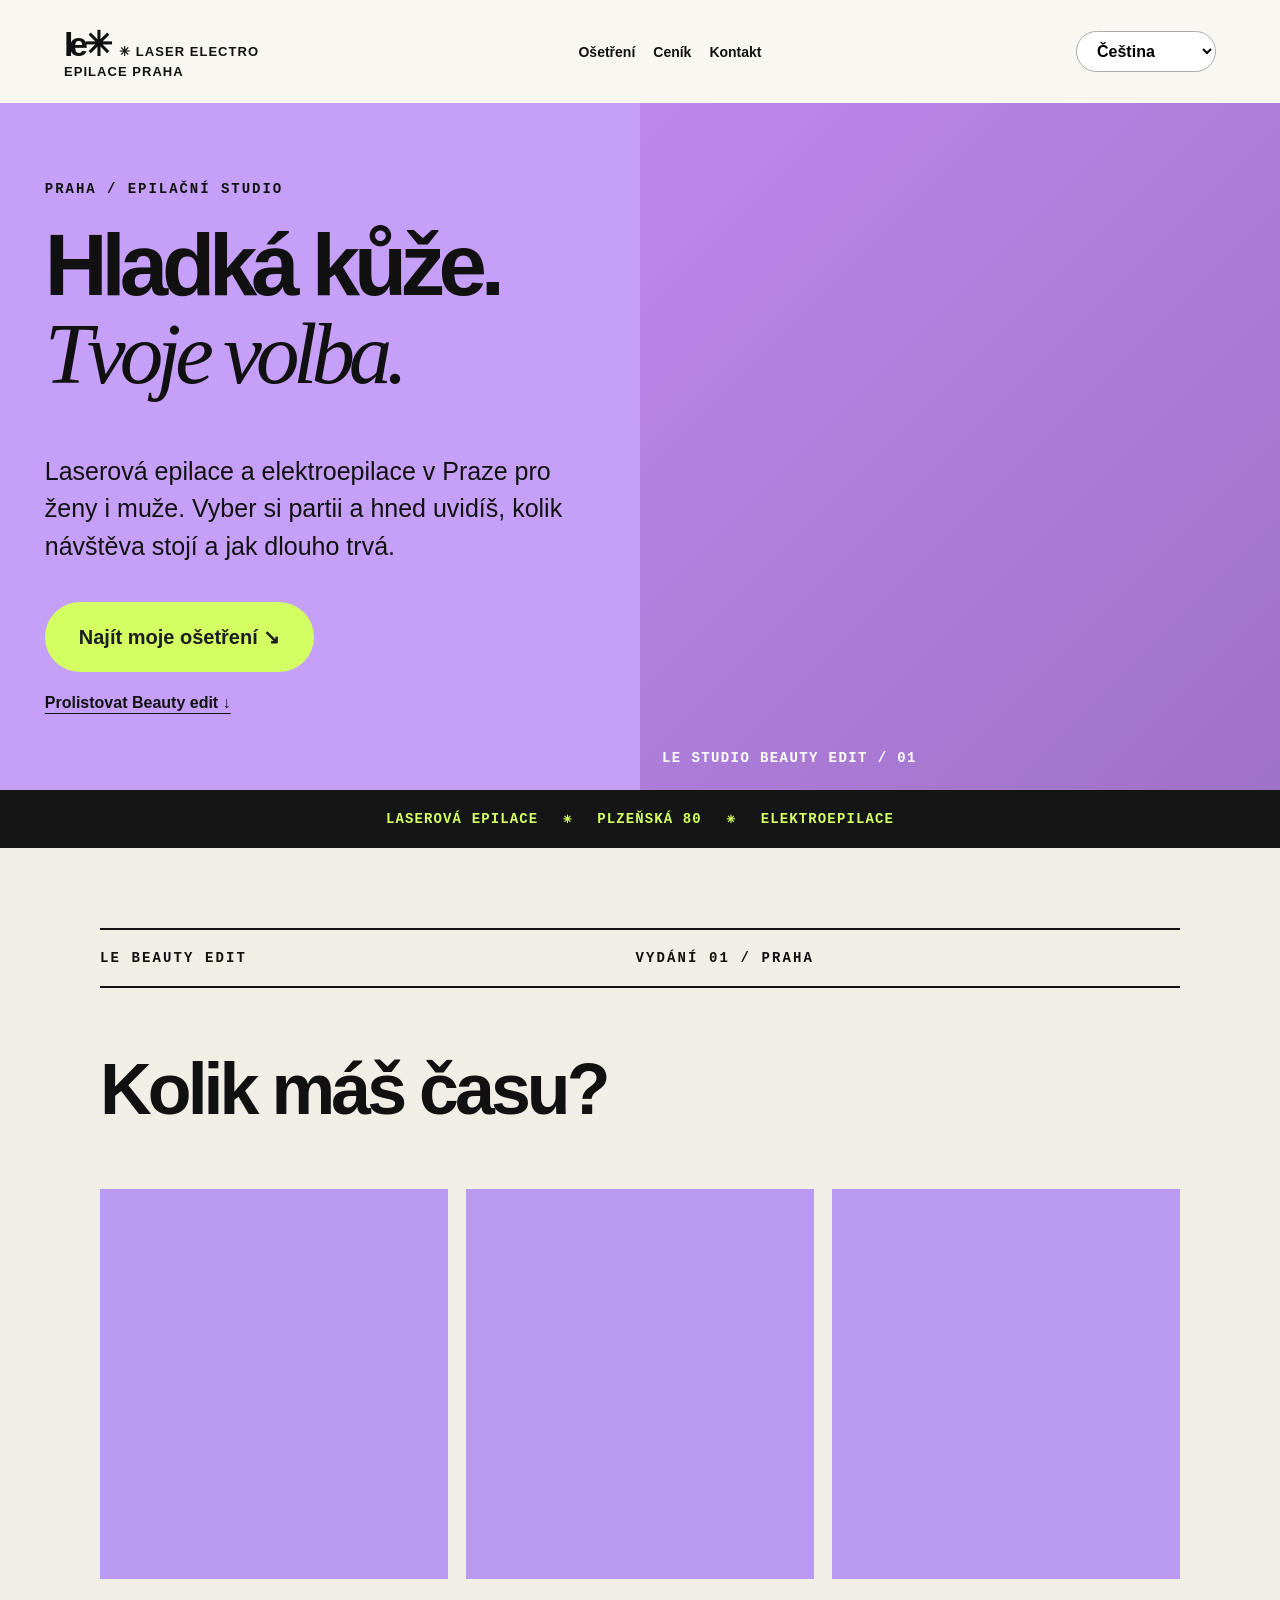
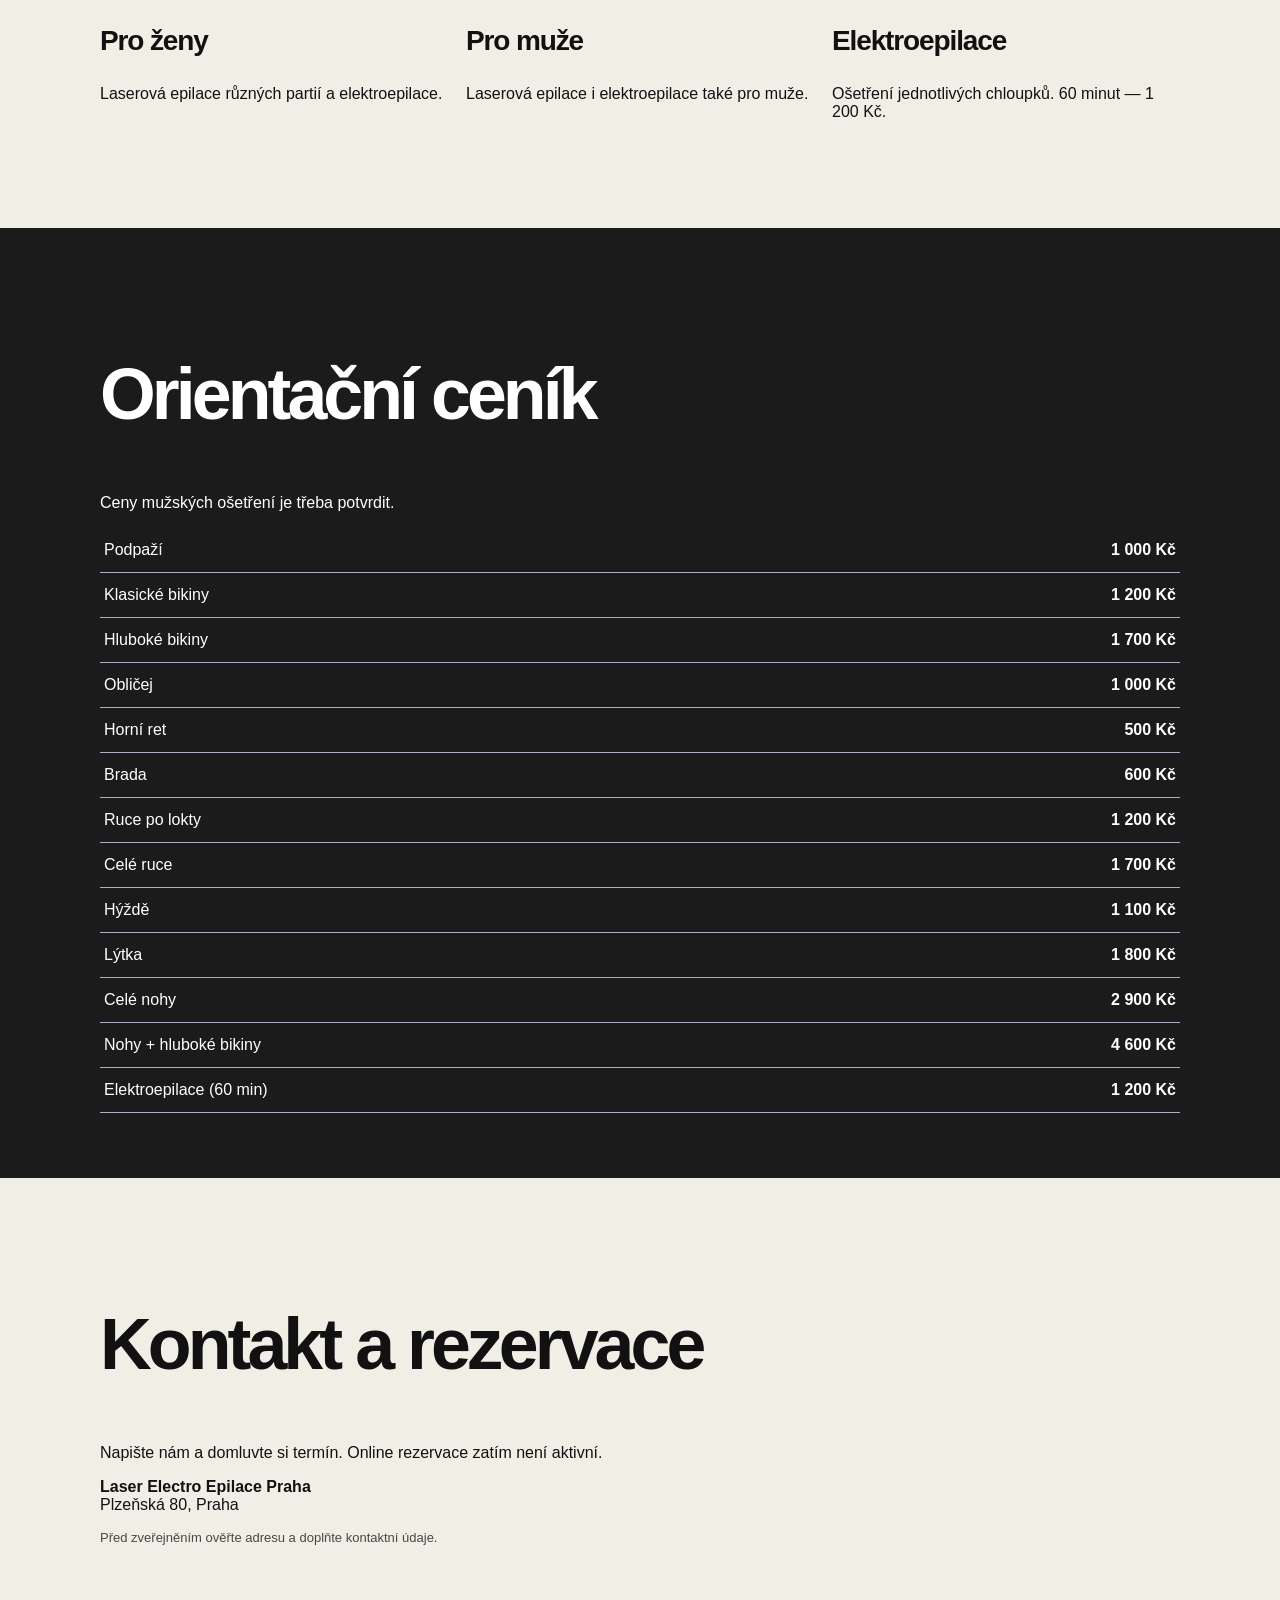
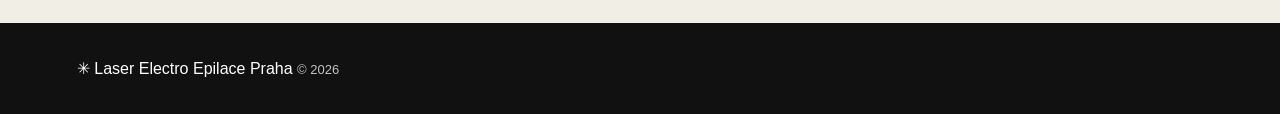
<file: index.html>
<!doctype html>
<html lang="cs"><head><meta charset="utf-8"><meta name="viewport" content="width=device-width,initial-scale=1">
<title>Laser Electro Epilace Praha | Laserová epilace a elektroepilace</title>
<meta name="description" content="Laserová epilace a elektroepilace pro ženy i muže v Praze. Přehled cen, ošetření a kontakt na studio Laser Electro Epilace Praha.">
<meta name="robots" content="index,follow"><meta name="theme-color" content="#23143c">
<style>
:root{font-family:Inter,system-ui,-apple-system,sans-serif;color:#22152f;background:#faf7ff}*{box-sizing:border-box}body{margin:0}header{display:flex;justify-content:space-between;align-items:center;padding:18px max(5%,calc((100% - 1100px)/2));background:#fff;gap:16px;flex-wrap:wrap}a{color:inherit}nav{display:flex;gap:18px;flex-wrap:wrap}nav a{text-decoration:none;font-size:14px}select,button{font:inherit;border-radius:25px;padding:10px 16px}select{background:white;border:1px solid #ccc}button,.cta{background:#d5fa6b;color:#1d1d20;border:0;cursor:pointer;text-decoration:none;font-weight:700;display:inline-block}.hero{background:linear-gradient(115deg,#c7a3ff,#e9d6ff 60%,#a26ae6);padding:90px max(6%,calc((100% - 1080px)/2));min-height:440px}.hero h1{font-size:clamp(44px,7vw,90px);line-height:1.02;letter-spacing:-.055em;max-width:800px;margin:15px 0}.hero p{font-size:19px;max-width:620px}.cta{padding:15px 24px;margin-top:15px}main section{padding:65px max(6%,calc((100% - 1080px)/2))}h2{font-size:clamp(28px,4vw,45px);letter-spacing:-.04em}.cards{display:grid;grid-template-columns:repeat(auto-fit,minmax(240px,1fr));gap:18px}.card{background:#fff;padding:26px;border-radius:24px;box-shadow:0 5px 24px #2e165012}.card h3{font-size:23px}.dark{background:#24143d;color:white}.prices{width:100%;border-collapse:collapse}.prices td{border-bottom:1px solid #b5a9c2;padding:13px 4px}.prices td:last-child{text-align:right;font-weight:700}footer{padding:36px 6%;background:#1b102e;color:white}.small{font-size:13px;opacity:.75}@media(max-width:600px){header{padding:15px 5%}.hero{padding:65px 6%;min-height:360px}nav{gap:10px}.hero p{font-size:16px}}

:root{font-family:Arial,Helvetica,sans-serif;color:#111;background:#f1eee6}header{padding:24px 5%;background:#f8f7f2;gap:14px}header strong{font-size:13px;max-width:200px;letter-spacing:.08em}header strong:before{content:'le✳';font-size:34px;letter-spacing:-.13em;margin-right:12px;font-weight:900}nav a{font-weight:700}select{border:1px solid #aaa;background:#fff;font-weight:700}.hero{padding:0;background:#c6a0f8;display:grid;grid-template-columns:1fr 1fr;min-height:600px}.hero-copy{padding:78px 7%;display:flex;flex-direction:column;justify-content:center}.hero h1{font-size:clamp(56px,6.8vw,110px);font-weight:900;letter-spacing:-.07em;line-height:1.01;max-width:680px;margin:24px 0 30px}.hero h1 em{font-family:Georgia,serif;font-weight:400;letter-spacing:-.07em}.hero p{font-size:clamp(19px,2vw,25px);line-height:1.5;max-width:540px}.hero .small{font-family:monospace;font-size:14px;font-weight:900;letter-spacing:.14em;opacity:1}.cta{border-radius:50px;padding:23px 34px;font-size:20px;background:#d3ff63;align-self:flex-start;margin-top:12px}.hero-photo{background:linear-gradient(135deg,#a446cc44,#4e176455),url('https://images.unsplash.com/photo-1534528741775-53994a69daeb?auto=format&fit=crop&w=1400&q=90') center/cover no-repeat;position:relative;min-height:580px}.hero-photo:after{content:'LE STUDIO                                     BEAUTY EDIT / 01';position:absolute;bottom:24px;left:22px;color:#fff;font:700 14px monospace;letter-spacing:.1em}.ticker{background:#151515;color:#d3ff63;padding:20px;text-align:center;font:800 14px monospace;letter-spacing:.08em}main section{background:#f1eee6}main section#services{padding-top:80px}main section#services:before{content:'LE BEAUTY EDIT                                     VYDÁNÍ 01 / PRAHA';display:block;border-top:2px solid #111;border-bottom:2px solid #111;padding:20px 0;white-space:pre-wrap;font:900 14px monospace;letter-spacing:.15em}h2{font-size:clamp(40px,5.6vw,75px);font-weight:900;letter-spacing:-.055em}.cards{grid-template-columns:repeat(3,minmax(250px,1fr));overflow-x:auto;scroll-snap-type:x mandatory}.card{padding:0;border-radius:0;box-shadow:none;background:transparent;scroll-snap-align:start}.card-image{height:390px;background-position:center;background-size:cover;background-color:#b99bf1}.card:nth-child(1) .card-image{background-image:url('https://images.unsplash.com/photo-1519996529931-28324d1a630e?auto=format&fit=crop&w=900&q=85')}.card:nth-child(2) .card-image{background-image:url('https://images.unsplash.com/photo-1500648767791-00dcc994a43e?auto=format&fit=crop&w=900&q=85')}.card:nth-child(3) .card-image{background-image:url('https://images.unsplash.com/photo-1512290923902-8a9f81dc236c?auto=format&fit=crop&w=900&q=85')}.card-body{padding:18px 0 26px}.card h3{font-size:28px;letter-spacing:-.04em}.dark{background:#1b1b1b;color:white}#prices{background:#1b1b1b}footer{background:#111}@media(max-width:800px){header{padding:22px 5%}nav{display:none}.hero{display:flex;flex-direction:column}.hero-copy{padding:48px 5% 44px}.hero h1{font-size:clamp(58px,10vw,90px)}.hero-photo{min-height:440px}.hero p{font-size:21px}.cards{grid-template-columns:repeat(3,75vw);gap:20px}.card-image{height:330px}main section{padding:48px 5%}main section#services{padding-top:70px}main section#services:before{font-size:11px}}
</style></head><body>
<header><strong>✳ LASER ELECTRO EPILACE PRAHA</strong><nav><a href="#services" data-i="navServices">Ošetření</a><a href="#prices" data-i="navPrices">Ceník</a><a href="#contact" data-i="navContact">Kontakt</a></nav><select id="lang" aria-label="Language"><option value="cs">Čeština</option><option value="ru">Русский</option><option value="uk">Українська</option><option value="en">English</option></select></header>
<div class="hero"><div class="hero-copy"><div class="small">PRAHA / EPILAČNÍ STUDIO</div><h1 data-i="headline">Hladká kůže.<br> Tvoje volba.</h1><p data-i="intro">Laserová epilace a elektroepilace pro ženy i muže v Praze. Vyberte si ošetření podle svých potřeb.</p><a class="cta" href="#services" data-i="cta">Vybrat ošetření ↓</a><a href="#services" style="margin-top:22px;font-weight:800;text-underline-offset:5px" data-i="scroll">Prolistovat Beauty edit ↓</a></div><div class="hero-photo" role="img" aria-label="Beauty studio portrait"></div></div><div class="ticker">LASEROVÁ EPILACE　 ✳　 PLZEŇSKÁ 80　 ✳　 ELEKTROEPILACE</div>
<main><section id="services"><h2 data-i="services">Ošetření pro každého</h2><div class="cards"><article class="card"><div class="card-image"></div><div class="card-body"><h3 data-i="women">Pro ženy</h3><p data-i="womenText">Laserová epilace různých partií a elektroepilace.</p></div></article><article class="card"><div class="card-image"></div><div class="card-body"><h3 data-i="men">Pro muže</h3><p data-i="menText">Laserová epilace i elektroepilace také pro muže.</p></div></article><article class="card"><div class="card-image"></div><div class="card-body"><h3 data-i="electro">Elektroepilace</h3><p data-i="electroText">Ošetření jednotlivých chloupků. 60 minut — 1 200 Kč.</p></div></article></div></section>
<section class="dark" id="prices"><h2 data-i="prices">Orientační ceník</h2><p data-i="pricesNote">Níže uvedené ceny jsou z poskytnutého ceníku; ceny specifických mužských ošetření je třeba potvrdit.</p><table class="prices"><tbody id="priceRows"></tbody></table></section>
<section id="contact"><h2 data-i="contact">Kontakt a rezervace</h2><p data-i="contactText">Napište nám a domluvte si termín. Online rezervace zatím není aktivní.</p><p><strong>Laser Electro Epilace Praha</strong><br>Plzeňská 80, Praha</p><p class="small" data-i="verify">Před zveřejněním ověřte adresu a doplňte kontaktní údaje.</p></section></main>
<footer>✳ Laser Electro Epilace Praha <span class="small">© 2026</span></footer>
<script>
const tr={
cs:{navServices:"Ošetření",navPrices:"Ceník",navContact:"Kontakt",headline:"Hladká kůže. Tvoje volba.",intro:"Laserová epilace a elektroepilace v Praze pro ženy i muže. Vyber si partii a hned uvidíš, kolik návštěva stojí a jak dlouho trvá.",cta:"Najít moje ošetření ↘",services:"Kolik máš času?",women:"Pro ženy",womenText:"Laserová epilace různých partií a elektroepilace.",men:"Pro muže",menText:"Laserová epilace i elektroepilace také pro muže.",electro:"Elektroepilace",electroText:"Ošetření jednotlivých chloupků. 60 minut — 1 200 Kč.",prices:"Orientační ceník",pricesNote:"Ceny mužských ošetření je třeba potvrdit.",contact:"Kontakt a rezervace",contactText:"Napište nám a domluvte si termín. Online rezervace zatím není aktivní.",verify:"Před zveřejněním ověřte adresu a doplňte kontaktní údaje.",zones:["Podpaží","Klasické bikiny","Hluboké bikiny","Obličej","Horní ret","Brada","Ruce po lokty","Celé ruce","Hýždě","Lýtka","Celé nohy","Nohy + hluboké bikiny","Elektroepilace (60 min)"]},
ru:{navServices:"Услуги",navPrices:"Цены",navContact:"Контакты",headline:"Гладкая кожа. Твой выбор.",intro:"Лазерная и электроэпиляция для женщин и мужчин в Праге.",cta:"Выбрать процедуру ↓",services:"Процедуры для всех",women:"Для женщин",womenText:"Лазерная и электроэпиляция различных зон.",men:"Для мужчин",menText:"Лазерная и электроэпиляция также доступны мужчинам.",electro:"Электроэпиляция",electroText:"Удаление отдельных волосков. 60 минут — 1 200 Kč.",prices:"Ориентировочные цены",pricesNote:"Цены на мужские процедуры необходимо подтвердить.",contact:"Контакты и запись",contactText:"Напишите нам для записи. Онлайн-бронирование пока отключено.",verify:"Перед публикацией проверьте адрес и добавьте контакты.",zones:["Подмышки","Классическое бикини","Глубокое бикини","Лицо","Верхняя губа","Подбородок","Руки до локтя","Руки полностью","Ягодицы","Голени","Ноги полностью","Ноги + глубокое бикини","Электроэпиляция (60 мин)"]},
uk:{navServices:"Послуги",navPrices:"Ціни",navContact:"Контакти",headline:"Гладенька шкіра. Твій вибір.",intro:"Лазерна та електроепіляція для жінок і чоловіків у Празі.",cta:"Обрати процедуру ↓",services:"Процедури для всіх",women:"Для жінок",womenText:"Лазерна та електроепіляція різних зон.",men:"Для чоловіків",menText:"Лазерна та електроепіляція також для чоловіків.",electro:"Електроепіляція",electroText:"Видалення окремих волосків. 60 хвилин — 1 200 Kč.",prices:"Орієнтовні ціни",pricesNote:"Ціни на чоловічі процедури потрібно підтвердити.",contact:"Контакти та запис",contactText:"Напишіть нам для запису. Онлайн-бронювання поки вимкнене.",verify:"Перед публікацією перевірте адресу та додайте контакти.",zones:["Пахви","Класичне бікіні","Глибоке бікіні","Обличчя","Верхня губа","Підборіддя","Руки до ліктів","Руки повністю","Сідниці","Гомілки","Ноги повністю","Ноги + глибоке бікіні","Електроепіляція (60 хв)"]},
en:{navServices:"Treatments",navPrices:"Prices",navContact:"Contact",headline:"Smooth skin. Your choice.",intro:"Laser hair removal and electrolysis for women and men in Prague.",cta:"Explore treatments ↓",services:"Treatments for everyone",women:"For women",womenText:"Laser hair removal and electrolysis for various areas.",men:"For men",menText:"Laser hair removal and electrolysis are available for men too.",electro:"Electrolysis",electroText:"Individual hair treatment. 60 minutes — CZK 1,200.",prices:"Indicative prices",pricesNote:"Prices for men's treatments require confirmation.",contact:"Contact and booking",contactText:"Message us to arrange an appointment. Online booking is not yet enabled.",verify:"Verify the address and add contact details before launch.",zones:["Underarms","Classic bikini","Deep bikini","Face","Upper lip","Chin","Forearms","Full arms","Buttocks","Lower legs","Full legs","Legs + deep bikini","Electrolysis (60 min)"]}};
const amounts=[1000,1200,1700,1000,500,600,1200,1700,1100,1800,2900,4600,1200];function render(lang){const d=tr[lang];document.documentElement.lang=lang;document.querySelectorAll("[data-i]").forEach(el=>el.dataset.i==="headline"&&lang==="cs"?el.innerHTML="Hladká kůže.<br><em>Tvoje volba.</em>":el.textContent=(d[el.dataset.i]||"Prolistovat Beauty edit ↓"));document.getElementById("priceRows").innerHTML=d.zones.map((z,i)=>"<tr><td>"+z+"</td><td>"+amounts[i].toLocaleString("cs-CZ")+" Kč</td></tr>").join("");document.title="Laser Electro Epilace Praha | "+d.navServices;}document.getElementById("lang").addEventListener("change",e=>render(e.target.value));render("cs");
</script></body></html>
</file>
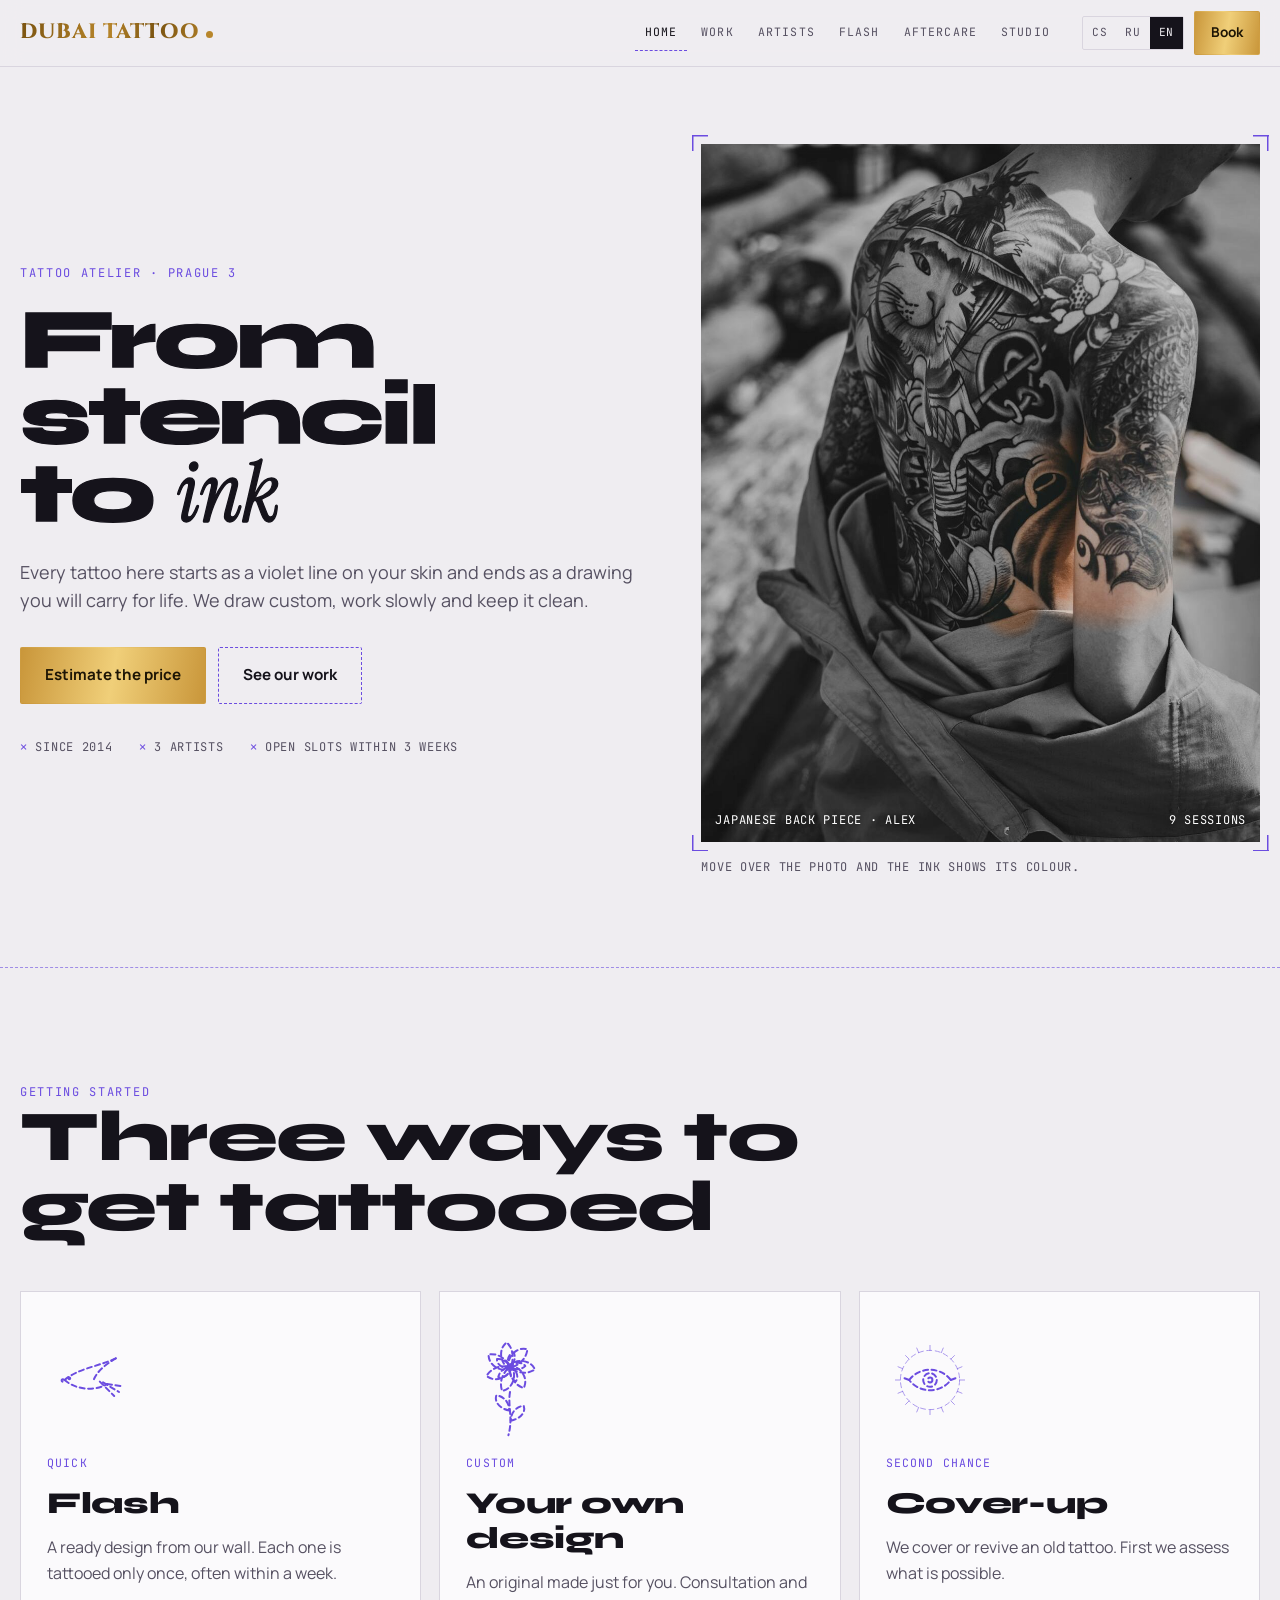
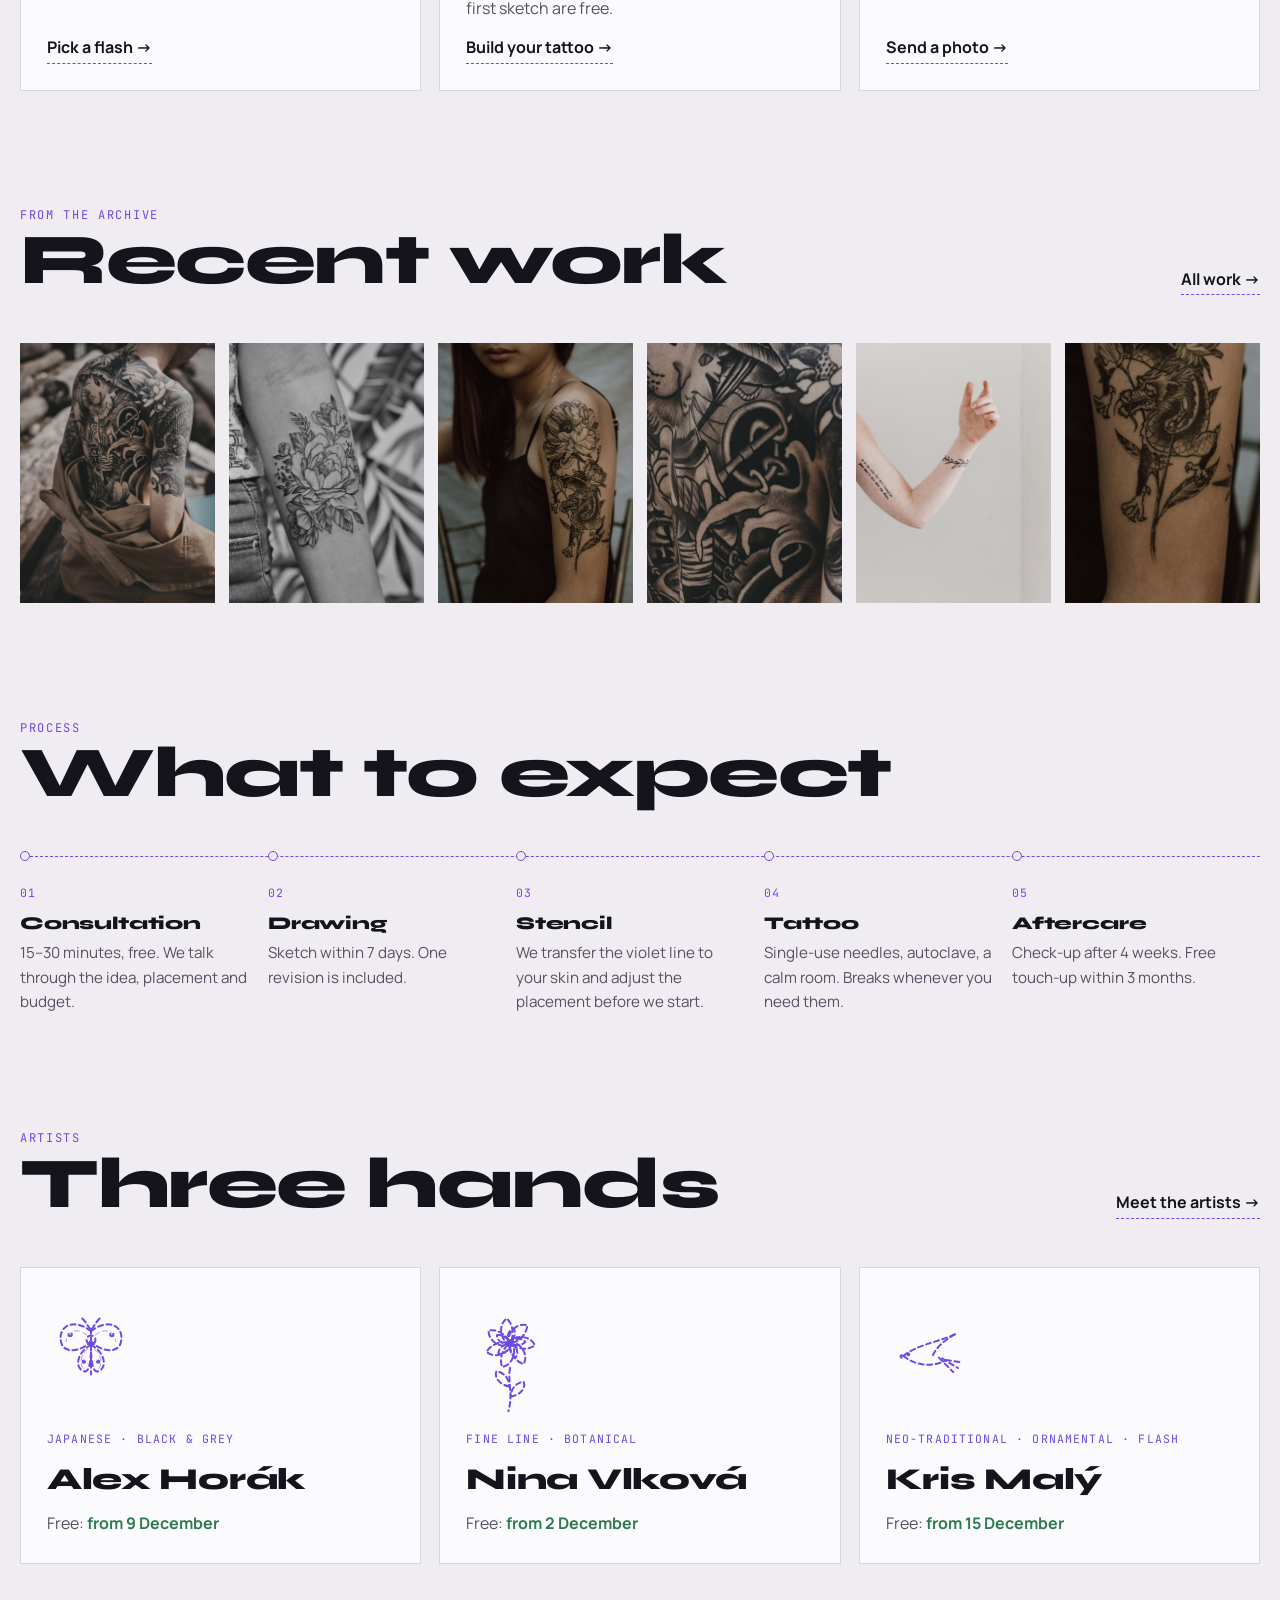
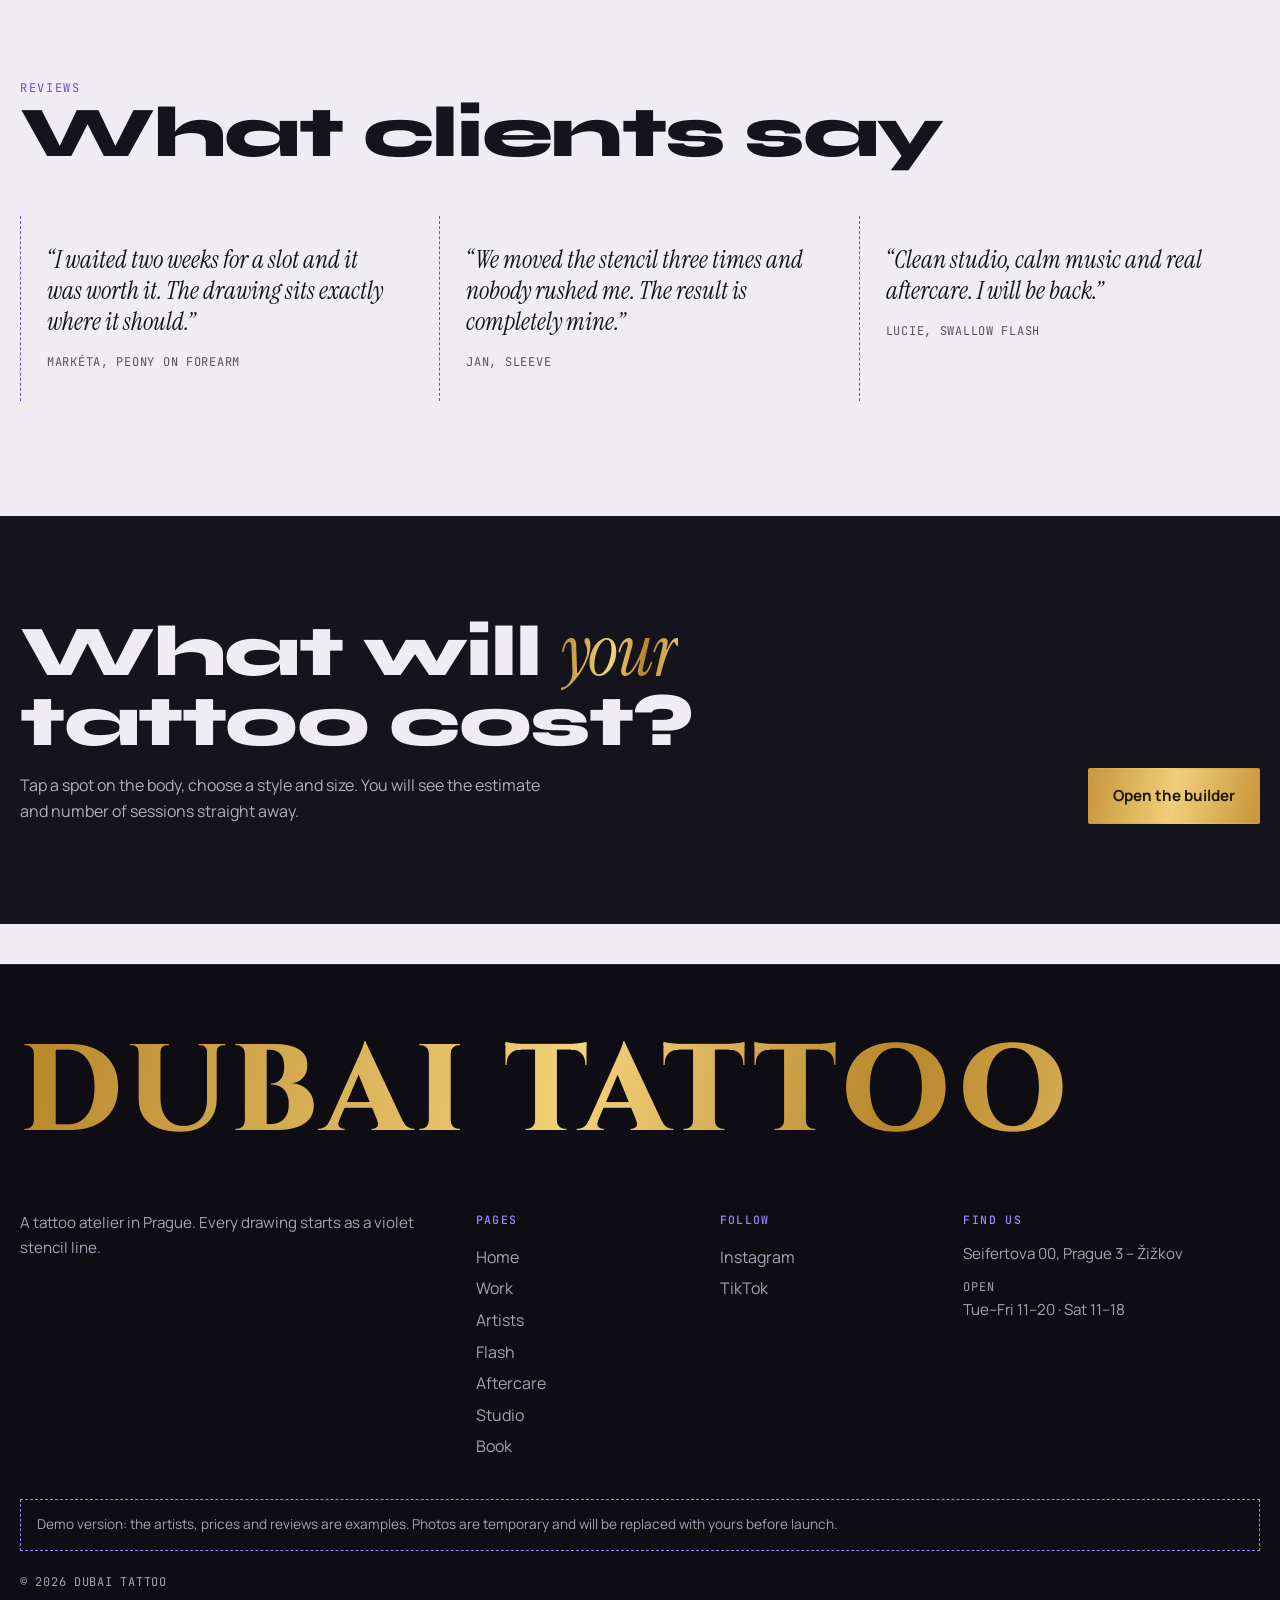
<file: atrament/index.html>
<!doctype html>
<html lang="cs">
<head>
<meta charset="utf-8">
<meta name="viewport" content="width=device-width,initial-scale=1,viewport-fit=cover">
<title>Dubai Tattoo</title>
<meta name="claude:viewport-fit-sides" content="cover">
<meta name="description" content="Dubai Tattoo – tetovací ateliér v Praze 3. Kresby na míru, flash, cover-up. Spočítejte si cenu tetování online.">
<link rel="preconnect" href="https://fonts.googleapis.com"><link rel="preconnect" href="https://fonts.gstatic.com" crossorigin>
<link rel="stylesheet" href="https://fonts.googleapis.com/css2?family=Cinzel:wght@800&family=Instrument+Serif:ital@0;1&family=JetBrains+Mono:wght@400;500&family=Manrope:wght@400;500;600;700&family=Syne:wght@700;800&display=swap">
<link rel="stylesheet" href="assets/site.css">
</head>
<body data-page="home">
<div id="hdr"></div>
<main>
  <section class="wrap hero">
    <div>
      <p class="kick" data-i="home.kick">Tetovací ateliér · Praha 3</p>
      <h1 class="inkfill" data-i="home.h1">Od stencilu<br>k <em>inkoustu</em></h1>
      <p class="lead" data-i="home.lead"></p>
      <div class="hero-actions">
        <a class="btn" href="rezervace.html" data-i="home.cta1">Spočítat cenu</a>
        <a class="btn line" href="prace.html" data-i="home.cta2">Prohlédnout práce</a>
      </div>
      <p class="hero-facts mono" id="facts"></p>
    </div>
    <figure style="margin:0">
      <div class="reg">
        <div class="reveal" id="reveal">
          <img class="bw" src="img/hero.jpg" alt="" style="object-position:50% 28%">
          <img class="col" id="revealCol" src="img/hero.jpg" alt="Japonský hřbet a rukáv" style="object-position:50% 28%">
          <div class="reveal-cap mono"><span data-i="home.cap_l"></span><span data-i="home.cap_r"></span></div>
        </div>
      </div>
      <figcaption class="hint mono" data-i="home.hint"></figcaption>
    </figure>
  </section>

  <hr class="rule">

  <section class="wrap section">
    <div class="section-head"><div><p class="kick" data-i="home.paths_kick"></p><h2 data-i="home.paths_h"></h2></div></div>
    <div class="paths">
      <a class="path" href="flash.html"><div class="art" data-art="swallow"></div><span class="tag" data-i="home.p1_tag"></span><h3 data-i="home.p1_h"></h3><p data-i="home.p1_p"></p><span class="go link" data-i="home.p1_go"></span></a>
      <a class="path" href="rezervace.html"><div class="art" data-art="peony"></div><span class="tag" data-i="home.p2_tag"></span><h3 data-i="home.p2_h"></h3><p data-i="home.p2_p"></p><span class="go link" data-i="home.p2_go"></span></a>
      <a class="path" href="rezervace.html"><div class="art" data-art="eye"></div><span class="tag" data-i="home.p3_tag"></span><h3 data-i="home.p3_h"></h3><p data-i="home.p3_p"></p><span class="go link" data-i="home.p3_go"></span></a>
    </div>
  </section>

  <section class="wrap section" style="padding-top:0">
    <div class="section-head"><div><p class="kick" data-i="home.works_kick"></p><h2 data-i="home.works_h"></h2></div><a class="link" href="prace.html" data-i="home.works_all"></a></div>
    <div class="strip" id="strip"></div>
  </section>

  <section class="wrap section" style="padding-top:0">
    <div class="section-head"><div><p class="kick" data-i="home.proc_kick"></p><h2 data-i="home.proc_h"></h2></div></div>
    <ol class="steps" id="steps"></ol>
  </section>

  <section class="wrap section" style="padding-top:0">
    <div class="section-head"><div><p class="kick" data-i="home.art_kick"></p><h2 data-i="home.art_h"></h2></div><a class="link" href="mistri.html" data-i="home.art_all"></a></div>
    <div class="paths" id="team"></div>
  </section>

  <section class="wrap section" style="padding-top:0">
    <div class="section-head"><div><p class="kick" data-i="home.rev_kick"></p><h2 data-i="home.rev_h"></h2></div></div>
    <div class="quotes" id="quotes"></div>
  </section>

  <section class="cta-band">
    <div class="wrap in">
      <div><h2 data-i="home.cta_h"></h2><p data-i="home.cta_p"></p></div>
      <a class="btn" href="rezervace.html" data-i="home.cta_btn"></a>
    </div>
  </section>
</main>
<div id="ftr"></div>

<script src="assets/i18n.js"></script>
<script src="assets/art.js"></script>
<script>
window.renderPage=function(t,lang){
  var A=window.ATR,h=t.home,Q={cs:["„","“"],ru:["«","»"],en:["“","”"]}[lang];
  document.querySelectorAll("[data-art]").forEach(function(el){el.innerHTML=ART(el.getAttribute("data-art"));});
  document.getElementById("facts").innerHTML=h.facts.map(function(f){return "<span>"+f+"</span>";}).join("");
  var pick=["sleeve","peony","floral","cat","botanic","dragon"];
  document.getElementById("strip").innerHTML=pick.map(function(id){var w=A.data.works.filter(function(x){return x.id===id;})[0];return '<a href="prace.html#'+id+'" aria-label="'+A.esc(t.workData[id][0])+'"><img src="img/'+w.img+'" alt="'+A.esc(t.workData[id][0])+'" loading="lazy"></a>';}).join("");
  document.getElementById("steps").innerHTML=h.steps.map(function(s,i){return '<li><span class="n">0'+(i+1)+'</span><h3>'+s[0]+'</h3><p>'+s[1]+'</p></li>';}).join("");
  document.getElementById("team").innerHTML=A.data.artists.map(function(a){var d=t.artistData[a.id];return '<a class="path" href="mistri.html#'+a.id+'"><div class="art">'+ART(a.motif)+'</div><span class="tag">'+d.role+'</span><h3>'+a.name+'</h3><p>'+h.free_from+': <b style="color:var(--ok)">'+d.free+'</b></p></a>';}).join("");
  document.getElementById("quotes").innerHTML=h.reviews.map(function(q){return '<figure class="quote" style="margin:0"><p>'+Q[0]+q[0]+Q[1]+'</p><footer class="mono">'+q[1]+'</footer></figure>';}).join("");
  initReveal();
};
var revealOn=false;
function initReveal(){
  if(revealOn)return;revealOn=true;
  var box=document.getElementById("reveal"),col=document.getElementById("revealCol");
  var reduce=window.matchMedia&&matchMedia("(prefers-reduced-motion: reduce)").matches;
  var hovering=false,t0=performance.now();
  function set(x,y){col.style.setProperty("--x",x+"px");col.style.setProperty("--y",y+"px");}
  box.addEventListener("pointermove",function(e){var r=box.getBoundingClientRect();hovering=true;set(e.clientX-r.left,e.clientY-r.top);});
  box.addEventListener("pointerleave",function(){hovering=false;});
  if(reduce)return;
  (function drift(now){if(!hovering){var r=box.getBoundingClientRect(),k=(now-t0)/1000;set(r.width*(.55+.2*Math.sin(k*.55)),r.height*(.42+.18*Math.cos(k*.43)));}requestAnimationFrame(drift);})(t0);
}
</script>
<script src="assets/site.js"></script>
</body>
</html>
</file>
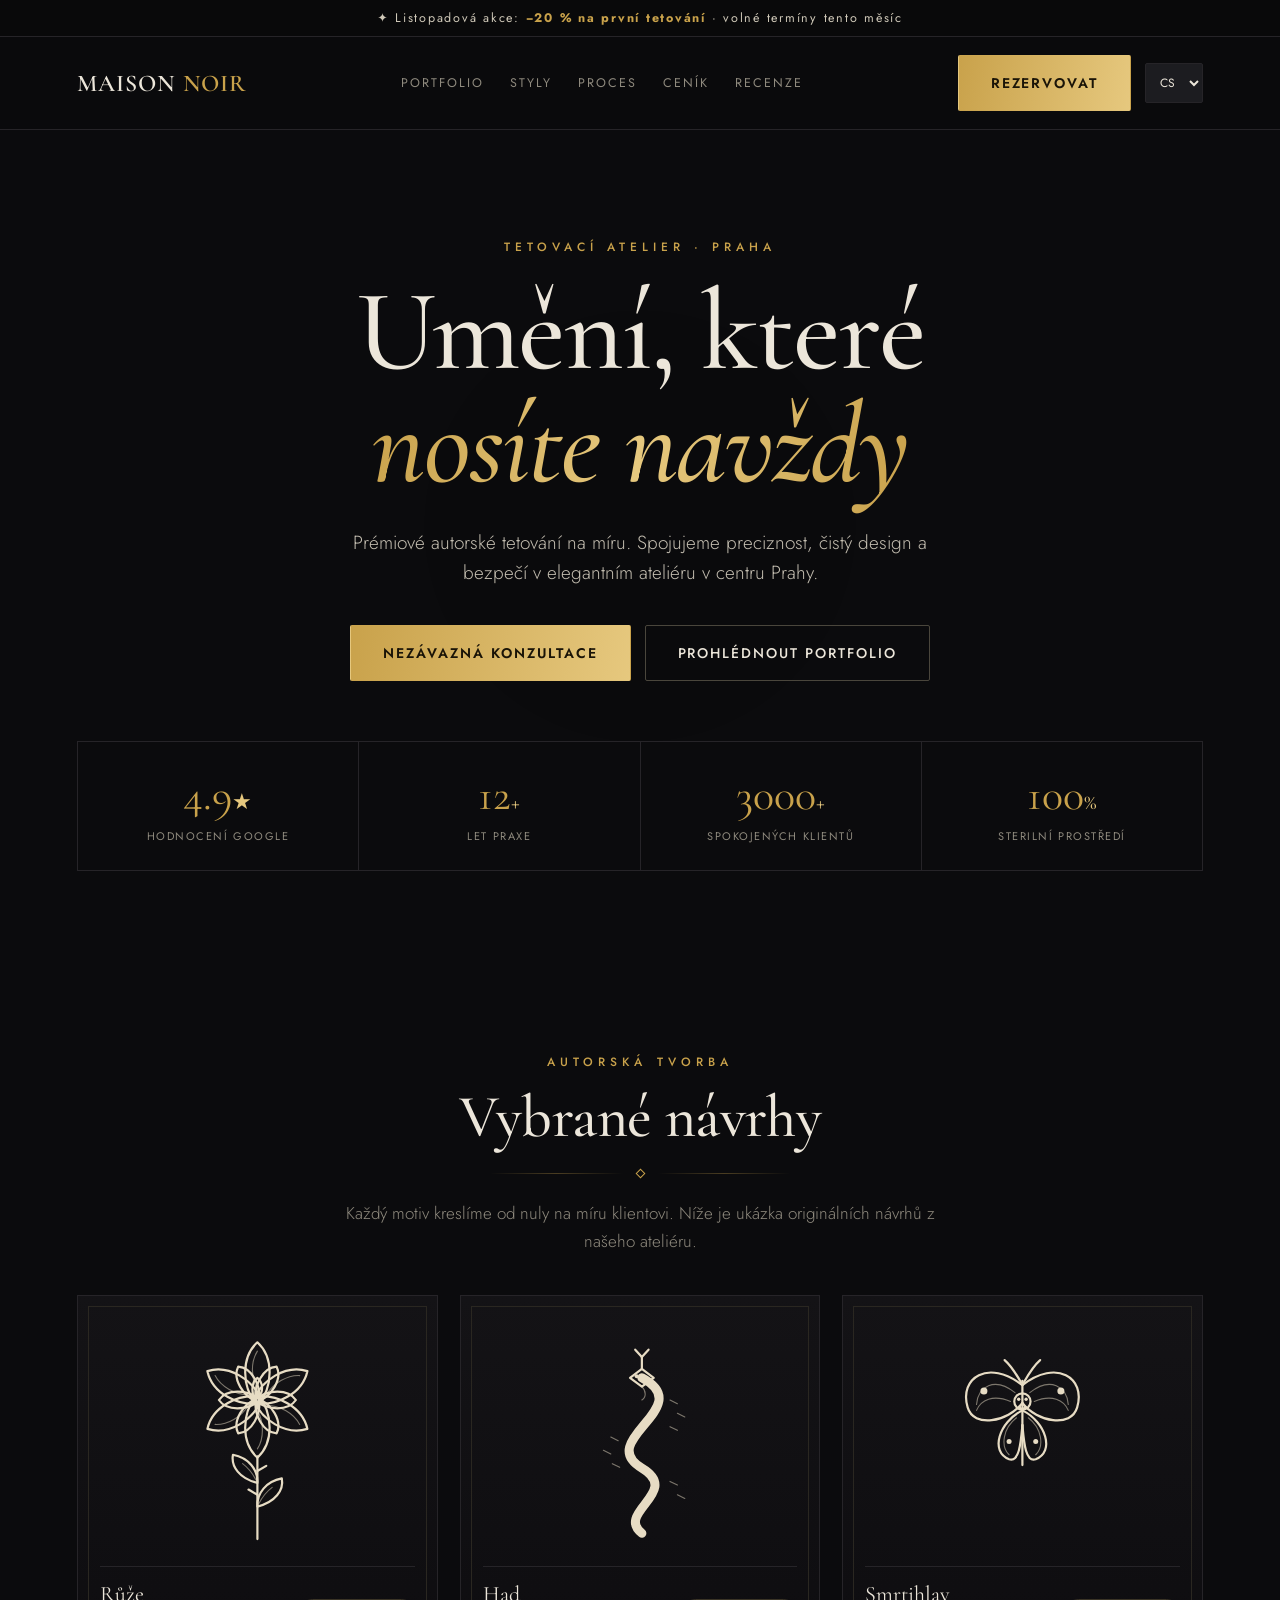
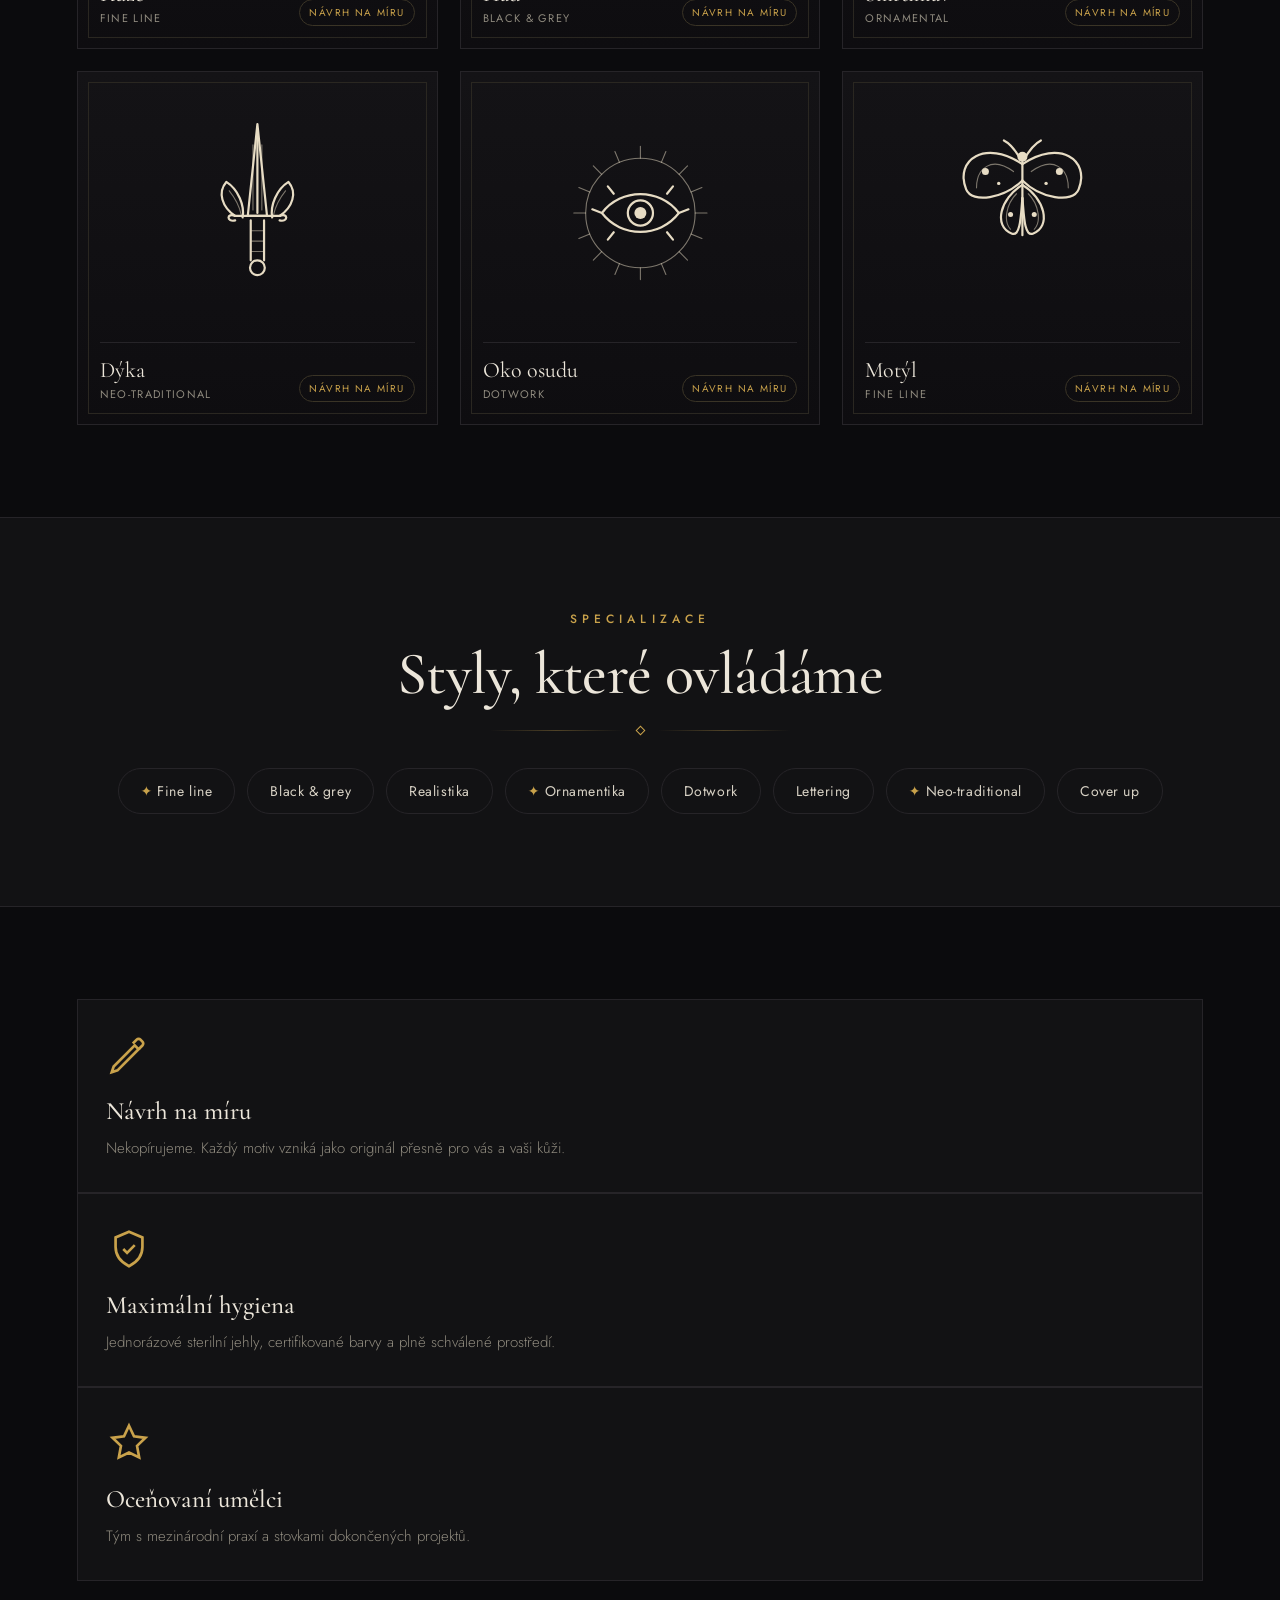
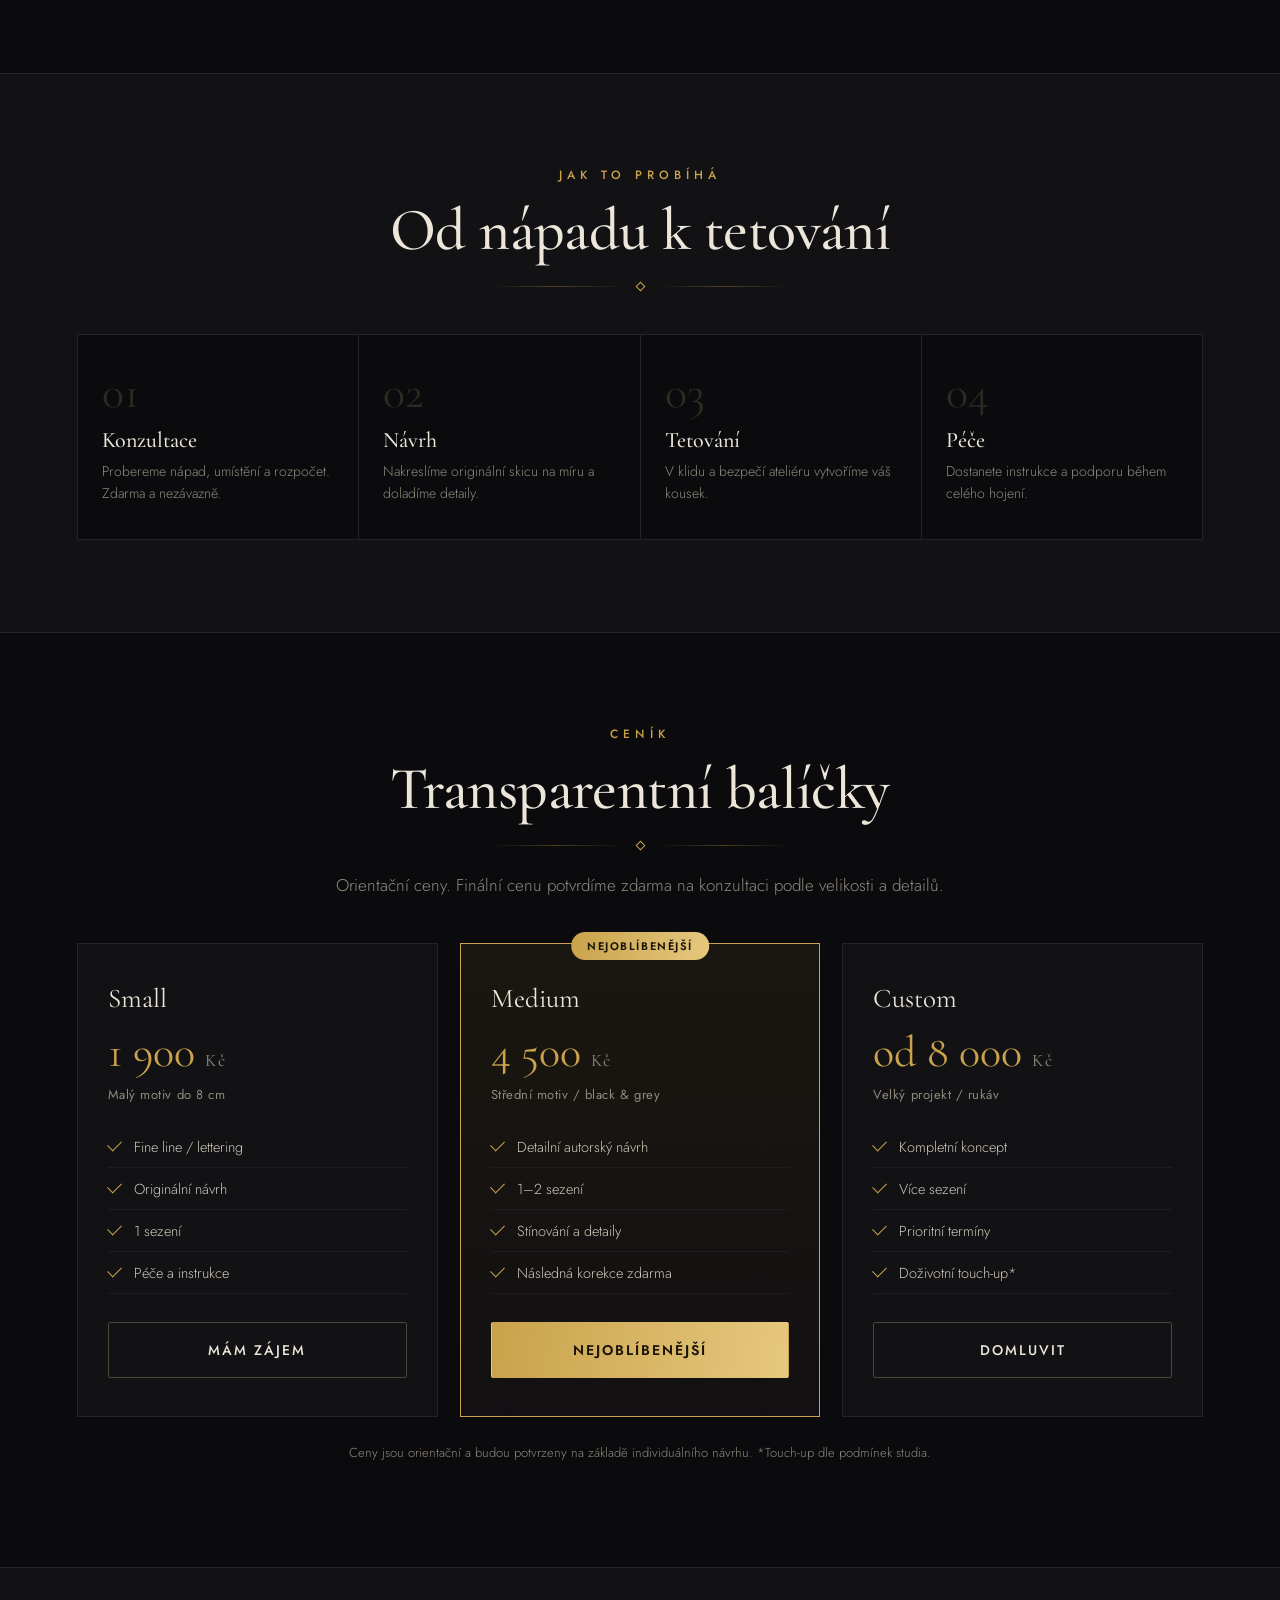
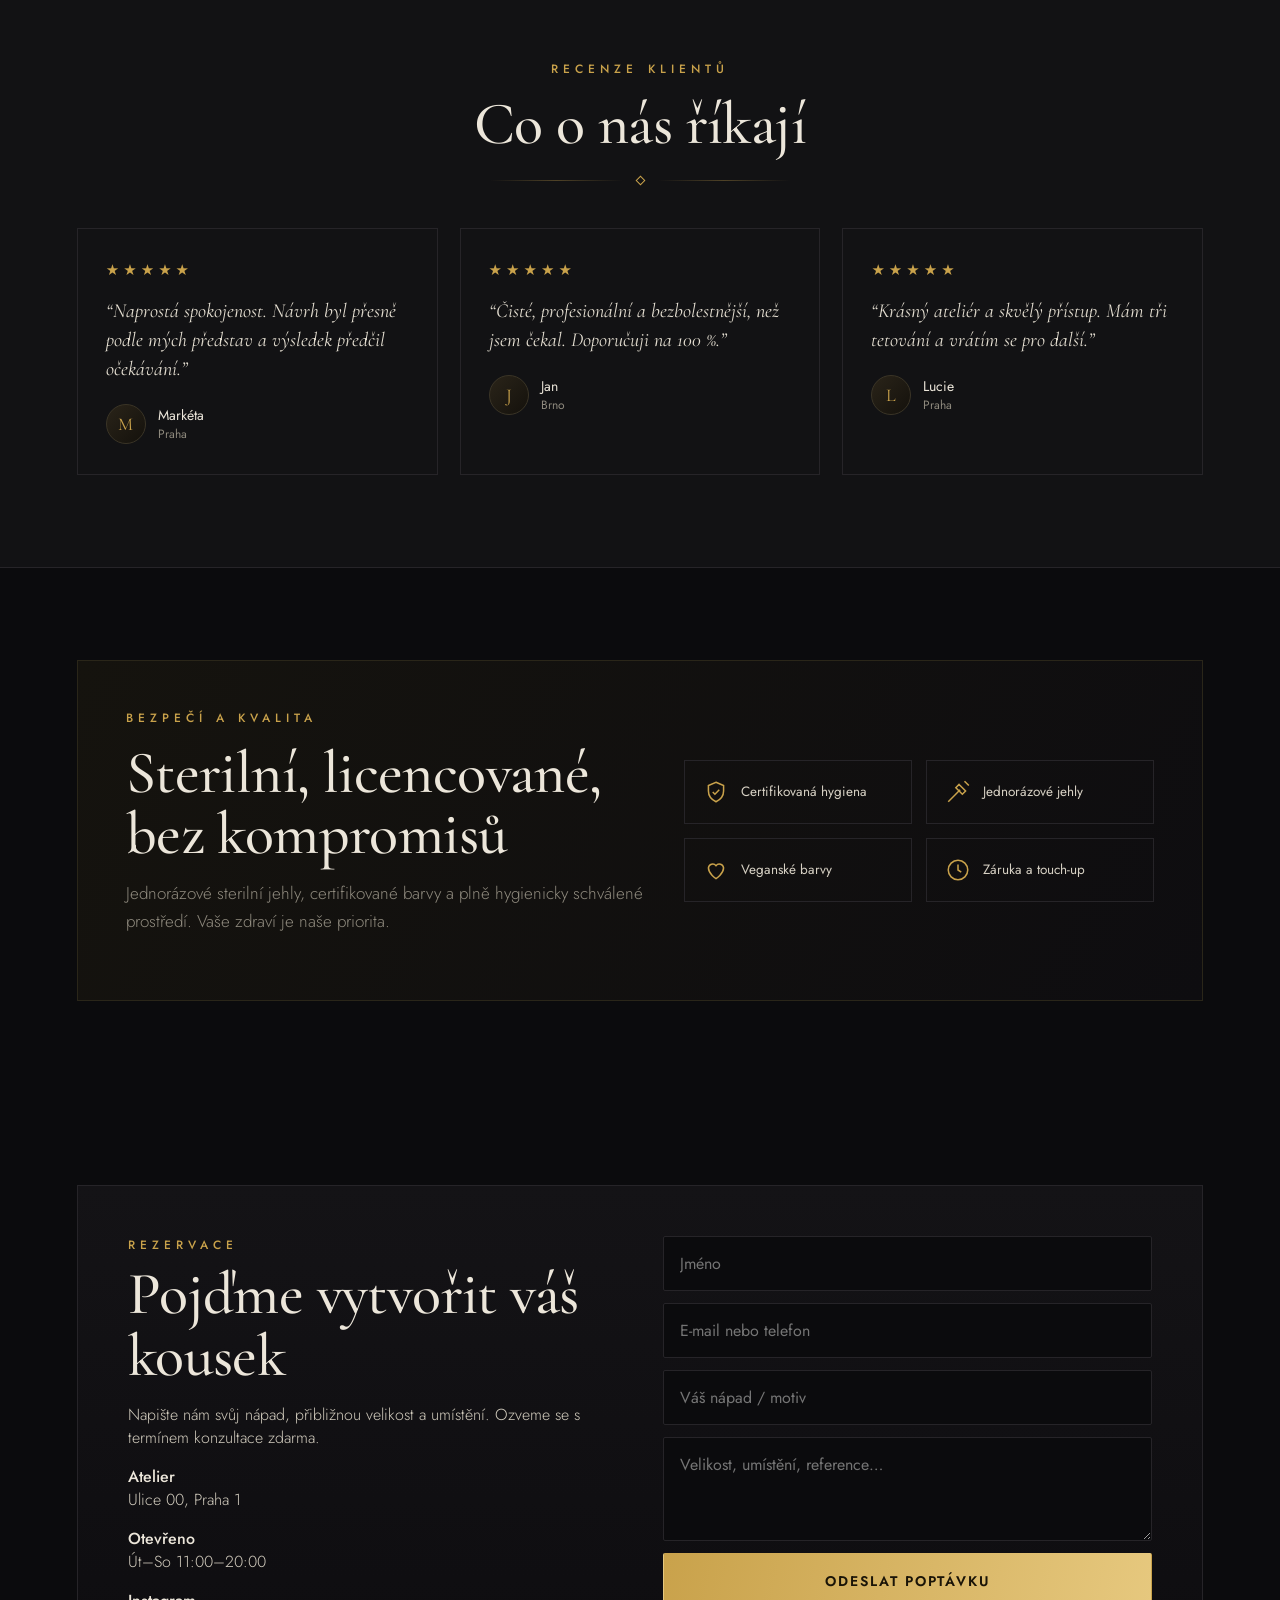
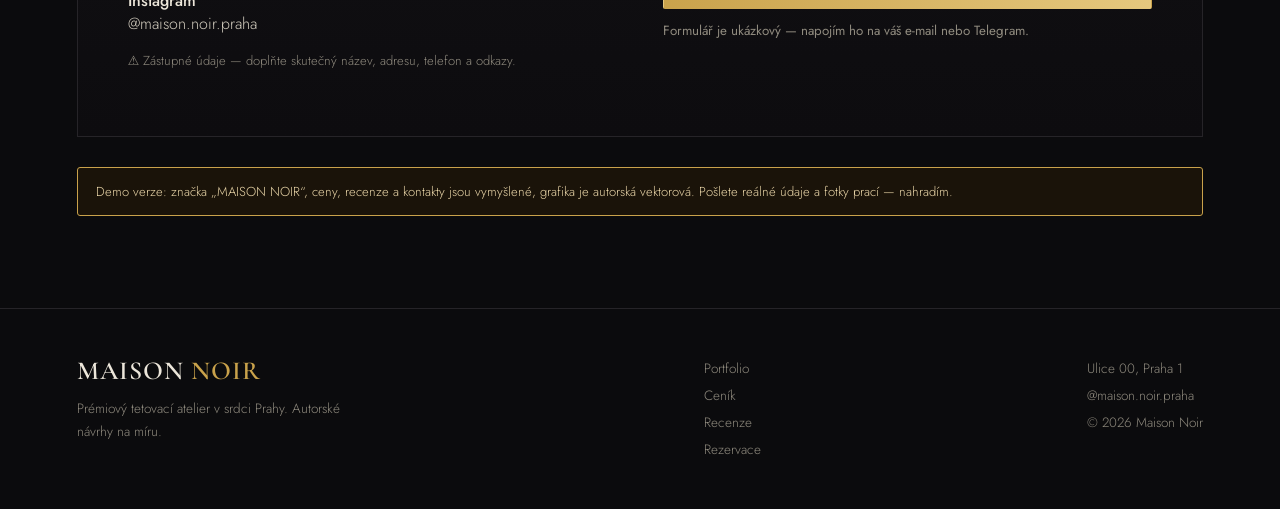
<file: tattoo-premium.html>
<!doctype html>
<html lang="cs"><head><meta charset="utf-8"><meta name="viewport" content="width=device-width,initial-scale=1">
<title>MAISON NOIR · Tattoo Atelier Praha</title>
<meta name="description" content="Prémiové tetovací studio v Praze. Autorské návrhy na míru, fine line, black & grey, ornamentika. Rezervujte si nezávaznou konzultaci.">
<meta name="robots" content="index,follow"><meta name="theme-color" content="#0b0b0d">
<link rel="preconnect" href="https://fonts.googleapis.com"><link rel="preconnect" href="https://fonts.gstatic.com" crossorigin>
<link href="https://fonts.googleapis.com/css2?family=Cormorant+Garamond:ital,wght@0,400;0,500;0,600;0,700;1,500&family=Jost:wght@300;400;500;600&display=swap" rel="stylesheet">
<style>
:root{--bg:#0b0b0d;--bg2:#121214;--bg3:#17171a;--ink:#ece6da;--mut:#8f8a7e;--gold:#c9a24b;--gold2:#e6c87e;--line:#262428;
 --serif:'Cormorant Garamond',Georgia,serif;--sans:'Jost',system-ui,sans-serif;background:var(--bg);color:var(--ink);font-family:var(--sans)}
*{box-sizing:border-box}body{margin:0;overflow-x:hidden}a{color:inherit;text-decoration:none}
.wrap{padding-left:max(6%,calc((100% - 1200px)/2));padding-right:max(6%,calc((100% - 1200px)/2))}
.gold{background:linear-gradient(100deg,var(--gold),var(--gold2) 50%,var(--gold));-webkit-background-clip:text;background-clip:text;color:transparent}
.kicker{font:500 12px var(--sans);letter-spacing:.42em;text-transform:uppercase;color:var(--gold)}
.serif{font-family:var(--serif)}
h2{font-family:var(--serif);font-weight:500;font-size:clamp(34px,5vw,60px);letter-spacing:-.01em;line-height:1.02;margin:16px 0 8px}
.divider{display:flex;align-items:center;gap:14px;color:var(--gold);margin:22px 0}
.divider:before,.divider:after{content:'';height:1px;flex:1;background:linear-gradient(90deg,transparent,#c9a24b55,transparent)}
.divider span{width:7px;height:7px;border:1px solid var(--gold);transform:rotate(45deg)}
.btn{display:inline-flex;align-items:center;gap:10px;font:500 14px var(--sans);letter-spacing:.14em;text-transform:uppercase;padding:17px 32px;border-radius:2px;cursor:pointer;border:1px solid transparent;transition:.25s}
.btn.gold{background:linear-gradient(100deg,var(--gold),var(--gold2));color:#1a1407;font-weight:600}
.btn.gold:hover{transform:translateY(-2px);box-shadow:0 12px 30px #c9a24b33}
.btn.out{border-color:#4a463c;color:var(--ink)}.btn.out:hover{border-color:var(--gold);color:var(--gold)}
.announce{background:#09090a;border-bottom:1px solid var(--line);text-align:center;padding:9px 16px;font-size:12.5px;letter-spacing:.14em;color:#cfc8b8}
.announce b{color:var(--gold)}
header{position:sticky;top:0;z-index:60;display:flex;justify-content:space-between;align-items:center;gap:16px;padding-top:18px;padding-bottom:18px;background:rgba(11,11,13,.8);backdrop-filter:blur(12px);border-bottom:1px solid var(--line);flex-wrap:wrap}
.logo{font-family:var(--serif);font-weight:600;font-size:24px;letter-spacing:.04em}.logo b{color:var(--gold);font-weight:600}
nav{display:flex;gap:26px}nav a{font-size:12.5px;letter-spacing:.16em;text-transform:uppercase;color:var(--mut)}nav a:hover{color:var(--ink)}
.hdr-cta{display:flex;align-items:center;gap:14px}
select{font:inherit;background:#1c1c20;color:var(--ink);border:1px solid var(--line);border-radius:2px;padding:9px 10px;cursor:pointer;font-size:12px}
.hero{position:relative;text-align:center;padding-top:clamp(60px,12vh,130px);padding-bottom:clamp(60px,10vh,110px);overflow:hidden}
.hero-orn{position:absolute;left:50%;top:48%;transform:translate(-50%,-50%);width:min(78vw,640px);opacity:.07;pointer-events:none;z-index:0}
.hero-orn svg{width:100%;height:auto}
.hero>:not(.hero-orn){position:relative;z-index:1}
.hero h1{font-family:var(--serif);font-weight:500;font-size:clamp(50px,9vw,116px);line-height:.98;letter-spacing:-.015em;margin:20px auto 0;max-width:12ch}
.hero h1 em{font-style:italic}
.hero p.sub{color:#c3bdb0;font-size:clamp(16px,1.6vw,19px);line-height:1.6;max-width:600px;margin:26px auto 0;font-weight:300}
.hero-actions{display:flex;gap:14px;justify-content:center;margin-top:36px;flex-wrap:wrap}
.stats{display:grid;grid-template-columns:repeat(4,1fr);gap:1px;background:var(--line);border:1px solid var(--line);margin-top:60px}
.stat{background:var(--bg);padding:26px 14px}
.stat .n{font-family:var(--serif);font-size:clamp(30px,3.5vw,44px);color:var(--gold)}
.stat .l{font-size:11px;letter-spacing:.14em;text-transform:uppercase;color:var(--mut);margin-top:6px}
.stat .n small{font-size:.5em;color:var(--gold2)}
section{padding-top:92px;padding-bottom:92px}
.center{text-align:center}.center .divider{max-width:300px;margin-left:auto;margin-right:auto}
.lead{color:var(--mut);max-width:620px;font-size:17px;line-height:1.65;font-weight:300}
.center .lead{margin:0 auto}
/* portfolio */
.pf{display:grid;grid-template-columns:repeat(3,1fr);gap:22px;margin-top:40px}
.piece{position:relative;background:linear-gradient(180deg,#141316,#0e0d10);border:1px solid var(--line);padding:26px 22px 22px;transition:.3s;overflow:hidden}
.piece:before{content:'';position:absolute;inset:10px;border:1px solid #2a2721;pointer-events:none;transition:.3s}
.piece:hover{transform:translateY(-6px);border-color:#3a362c}
.piece:hover:before{inset:7px;border-color:#5a5136}
.piece .art{height:230px;display:flex;align-items:center;justify-content:center;padding:4px}
.art svg{width:auto;height:100%;max-width:100%;display:block;overflow:visible}
.art svg path,.art svg circle{fill:none;stroke:#e7dcc4;stroke-width:2.2;stroke-linecap:round;stroke-linejoin:round;vector-effect:non-scaling-stroke}
.art svg .th{stroke-width:1.1;opacity:.5}
.piece:hover .art svg path,.piece:hover .art svg circle{stroke:var(--gold2)}
.piece .meta{display:flex;justify-content:space-between;align-items:flex-end;margin-top:14px;border-top:1px solid var(--line);padding-top:14px}
.piece .pname{font-family:var(--serif);font-size:22px}
.piece .pstyle{font-size:11px;letter-spacing:.12em;text-transform:uppercase;color:var(--mut);margin-top:3px}
.piece .tagpill{font-size:10px;letter-spacing:.14em;text-transform:uppercase;color:var(--gold);border:1px solid #3a3426;padding:5px 9px;border-radius:30px;white-space:nowrap}
/* styles strip */
.chips{display:flex;flex-wrap:wrap;gap:12px;justify-content:center;margin-top:34px}
.chip{border:1px solid var(--line);border-radius:40px;padding:12px 22px;font-size:14px;letter-spacing:.04em;color:#d7d1c4;background:var(--bg2)}
.chip b{color:var(--gold);font-weight:500}
/* why */
.grid3{display:grid;grid-template-columns:repeat(3,1fr);gap:24px;margin-top:44px}
.vp{background:var(--bg2);border:1px solid var(--line);padding:32px 28px}
.vp .ic{width:46px;height:46px;color:var(--gold)}
.vp h3{font-family:var(--serif);font-weight:500;font-size:25px;margin:18px 0 10px}
.vp p{color:var(--mut);font-size:15px;line-height:1.6;margin:0;font-weight:300}
/* process */
.steps{display:grid;grid-template-columns:repeat(4,1fr);gap:1px;background:var(--line);border:1px solid var(--line);margin-top:44px}
.step{background:var(--bg);padding:34px 24px}
.step .sn{font-family:var(--serif);font-size:46px;color:#2e2a22;line-height:1}
.step h3{font-family:var(--serif);font-weight:500;font-size:22px;margin:12px 0 8px}
.step p{color:var(--mut);font-size:14px;line-height:1.55;margin:0;font-weight:300}
/* pricing */
.plans{display:grid;grid-template-columns:repeat(3,1fr);gap:22px;margin-top:44px;align-items:stretch}
.plan{background:var(--bg2);border:1px solid var(--line);padding:38px 30px;display:flex;flex-direction:column}
.plan.feat{border-color:var(--gold);background:linear-gradient(180deg,#1a1710,#121012);position:relative}
.plan.feat:after{content:attr(data-badge);position:absolute;top:-12px;left:50%;transform:translateX(-50%);background:linear-gradient(100deg,var(--gold),var(--gold2));color:#1a1407;font-size:11px;font-weight:600;letter-spacing:.14em;text-transform:uppercase;padding:6px 16px;border-radius:30px;white-space:nowrap}
.plan .pt{font-family:var(--serif);font-size:27px}
.plan .pp{font-family:var(--serif);font-size:44px;color:var(--gold);margin:10px 0 2px}
.plan .pp small{font-size:.4em;color:var(--mut);letter-spacing:.1em}
.plan ul{list-style:none;padding:0;margin:22px 0 28px;flex:1}
.plan li{font-size:14.5px;color:#cfc8ba;padding:10px 0 10px 26px;position:relative;border-bottom:1px solid #1e1c20;font-weight:300}
.plan li:before{content:'';position:absolute;left:0;top:14px;width:12px;height:7px;border-left:1.5px solid var(--gold);border-bottom:1.5px solid var(--gold);transform:rotate(-45deg)}
.pnote{color:var(--mut);font-size:13px;text-align:center;margin-top:26px;font-weight:300}
/* reviews */
.revs{display:grid;grid-template-columns:repeat(3,1fr);gap:22px;margin-top:44px}
.rev{background:var(--bg2);border:1px solid var(--line);padding:30px 28px}
.stars{color:var(--gold);letter-spacing:4px;font-size:15px}
.rev p{font-family:var(--serif);font-style:italic;font-size:20px;line-height:1.45;margin:16px 0 20px;color:#e4ded1}
.rev .who{display:flex;align-items:center;gap:12px}
.rev .av{width:40px;height:40px;border-radius:50%;background:linear-gradient(135deg,#2a2419,#14110c);border:1px solid #3a3426;display:flex;align-items:center;justify-content:center;font-family:var(--serif);color:var(--gold);font-size:18px}
.rev .nm{font-size:14px}.rev .rl{font-size:12px;color:var(--mut)}
/* guarantee */
.guard{background:linear-gradient(120deg,#15130e,#0e0d10);border:1px solid #2a2619;padding:48px;display:grid;grid-template-columns:1.1fr 1fr;gap:40px;align-items:center}
.gbadges{display:grid;grid-template-columns:1fr 1fr;gap:14px}
.gb{border:1px solid var(--line);padding:18px;display:flex;gap:12px;align-items:center;font-size:13.5px;color:#d7d1c4}
.gb .ic{width:26px;height:26px;color:var(--gold);flex:none}
/* cta/form */
.book{background:linear-gradient(180deg,#141316,#0d0c0f);border:1px solid var(--line);padding:50px;display:grid;grid-template-columns:1fr 1fr;gap:46px}
form{display:flex;flex-direction:column;gap:12px}
input,textarea{font:inherit;background:var(--bg);border:1px solid var(--line);color:var(--ink);padding:15px 16px;border-radius:2px}
input:focus,textarea:focus{outline:none;border-color:var(--gold)}
textarea{min-height:104px;resize:vertical}
.bk-info p{margin:0 0 16px;font-size:16px;color:#d2ccbe;font-weight:300}
.bk-info strong{color:var(--ink);font-weight:500}
.bk-info .mut{color:var(--mut);font-size:13px}
footer{border-top:1px solid var(--line);padding-top:46px;padding-bottom:46px}
.ft-grid{display:flex;justify-content:space-between;gap:30px;flex-wrap:wrap;align-items:flex-start}
.ft-grid .mut{color:var(--mut);font-size:13.5px;line-height:1.7;max-width:300px;font-weight:300}
.ph-warn{background:#1a1309;border:1px solid var(--gold);color:#e9d5a8;padding:14px 18px;border-radius:3px;font-size:13px;margin-top:30px;font-weight:300}
.sticky{position:fixed;left:0;right:0;bottom:0;z-index:70;display:none;gap:10px;padding:12px 16px;background:rgba(11,11,13,.95);backdrop-filter:blur(10px);border-top:1px solid var(--line)}
.sticky .btn{flex:1;justify-content:center;padding:14px}
@media(max-width:860px){
 nav{display:none}.hdr-cta .btn{display:none}
 .pf,.grid3,.revs{grid-template-columns:1fr}
 .plans{grid-template-columns:1fr}.plan.feat{order:-1}
 .steps,.stats{grid-template-columns:1fr 1fr}
 .guard,.book{grid-template-columns:1fr;padding:30px}.gbadges{grid-template-columns:1fr}
 .sticky{display:flex}.hero{padding-bottom:40px}
 body{padding-bottom:74px}
}
</style></head><body>

<div class="announce" id="announce"></div>

<header class="wrap">
  <div class="logo">MAISON <b>NOIR</b></div>
  <nav>
    <a href="#work" data-i="navWork">Portfolio</a>
    <a href="#styles" data-i="navStyles">Styly</a>
    <a href="#process" data-i="navProcess">Proces</a>
    <a href="#prices" data-i="navPrices">Ceník</a>
    <a href="#reviews" data-i="navReviews">Recenze</a>
  </nav>
  <div class="hdr-cta">
    <a class="btn gold" href="#book" data-i="book">Rezervovat</a>
    <select id="lang" aria-label="Language">
      <option value="cs">CS</option><option value="ru">RU</option>
      <option value="uk">UK</option><option value="en">EN</option>
    </select>
  </div>
</header>

<section class="hero wrap">
  <div class="hero-orn" id="heroOrn"></div>
  <div class="kicker" data-i="heroKicker">Tetovací atelier · Praha</div>
  <h1 data-i="heroH1"></h1>
  <p class="sub" data-i="heroSub"></p>
  <div class="hero-actions">
    <a class="btn gold" href="#book" data-i="heroCta1">Nezávazná konzultace</a>
    <a class="btn out" href="#work" data-i="heroCta2">Prohlédnout portfolio</a>
  </div>
  <div class="stats" id="stats"></div>
</section>

<section class="wrap" id="work">
  <div class="center">
    <div class="kicker" data-i="pfTag">Autorská tvorba</div>
    <h2 data-i="pfTitle">Vybrané návrhy</h2>
    <div class="divider"><span></span></div>
    <p class="lead" data-i="pfSub">Každý motiv kreslíme od nuly na míru klientovi. Níže je ukázka originálních návrhů z našeho ateliéru.</p>
  </div>
  <div class="pf" id="pf"></div>
</section>

<section class="wrap center" id="styles" style="background:var(--bg2);border-top:1px solid var(--line);border-bottom:1px solid var(--line)">
  <div class="kicker" data-i="stTag">Specializace</div>
  <h2 data-i="stTitle">Styly, které ovládáme</h2>
  <div class="divider"><span></span></div>
  <div class="chips" id="chips"></div>
</section>

<section class="wrap" id="why">
  <div class="center">
    <div class="kicker" data-i="whyTag">Proč Maison Noir</div>
    <h2 data-i="whyTitle">Zkušenost, které můžete věřit</h2>
    <div class="divider"><span></span></div>
  </div>
  <div class="grid3" id="why"></div>
</section>

<section class="wrap" id="process" style="background:var(--bg2);border-top:1px solid var(--line);border-bottom:1px solid var(--line)">
  <div class="center">
    <div class="kicker" data-i="prTag">Jak to probíhá</div>
    <h2 data-i="prTitle">Od nápadu k tetování</h2>
    <div class="divider"><span></span></div>
  </div>
  <div class="steps" id="steps"></div>
</section>

<section class="wrap" id="prices">
  <div class="center">
    <div class="kicker" data-i="plTag">Ceník</div>
    <h2 data-i="plTitle">Transparentní balíčky</h2>
    <div class="divider"><span></span></div>
    <p class="lead" data-i="plSub">Orientační ceny. Finální cenu potvrdíme zdarma na konzultaci podle velikosti a detailů.</p>
  </div>
  <div class="plans" id="plans"></div>
  <p class="pnote" data-i="plNote">Ceny jsou orientační a budou potvrzeny na základě individuálního návrhu.</p>
</section>

<section class="wrap" id="reviews" style="background:var(--bg2);border-top:1px solid var(--line);border-bottom:1px solid var(--line)">
  <div class="center">
    <div class="kicker" data-i="rvTag">Recenze klientů</div>
    <h2 data-i="rvTitle">Co o nás říkají</h2>
    <div class="divider"><span></span></div>
  </div>
  <div class="revs" id="revs"></div>
</section>

<section class="wrap" id="guard">
  <div class="guard">
    <div>
      <div class="kicker" data-i="gdTag">Bezpečí a kvalita</div>
      <h2 data-i="gdTitle">Sterilní, licencované, bez kompromisů</h2>
      <p class="lead" data-i="gdText" style="margin-top:14px">Jednorázové sterilní jehly, certifikované barvy a plně hygienicky schválené prostředí. Vaše zdraví je priorita.</p>
    </div>
    <div class="gbadges" id="gbadges"></div>
  </div>
</section>

<section class="wrap" id="book">
  <div class="book">
    <div class="bk-info">
      <div class="kicker" data-i="bkTag">Rezervace</div>
      <h2 data-i="bkTitle" style="margin-top:10px">Pojďme vytvořit váš kousek</h2>
      <p data-i="bkText" style="margin-top:16px">Napište nám svůj nápad, přibližnou velikost a umístění. Ozveme se s termínem konzultace zdarma.</p>
      <p><strong data-i="bkAddrL">Atelier</strong><br>Ulice 00, Praha 1</p>
      <p><strong data-i="bkHoursL">Otevřeno</strong><br><span data-i="bkHours">Út–So 11:00–20:00</span></p>
      <p><strong>Instagram</strong><br>@maison.noir.praha</p>
      <p class="mut" data-i="bkVerify">⚠ Zástupné údaje — doplňte skutečný název, adresu, telefon a odkazy.</p>
    </div>
    <form onsubmit="event.preventDefault();this.querySelector('.ok').style.display='block'">
      <input required data-i-ph="fName" placeholder="Jméno">
      <input required data-i-ph="fContact" placeholder="E-mail nebo telefon">
      <input data-i-ph="fIdea" placeholder="Váš nápad / motiv">
      <textarea data-i-ph="fDetails" placeholder="Velikost, umístění, reference…"></textarea>
      <button class="btn gold" type="submit" style="justify-content:center" data-i="fSend">Odeslat poptávku</button>
      <small class="ok" style="display:none;color:var(--gold2)" data-i="fOk">Děkujeme! Brzy se vám ozveme.</small>
      <small class="mut" data-i="fNote" style="color:var(--mut)">Formulář je ukázkový — napojím ho na váš e-mail nebo Telegram.</small>
    </form>
  </div>
  <div class="ph-warn" data-i="phWarn">Demo verze: značka „MAISON NOIR“, ceny, recenze a kontakty jsou vymyšlené, grafika je autorská vektorová. Pošlete reálné údaje a fotky prací — nahradím.</div>
</section>

<footer class="wrap">
  <div class="ft-grid">
    <div>
      <div class="logo" style="font-size:26px">MAISON <b>NOIR</b></div>
      <p class="mut" data-i="ftAbout" style="margin-top:12px">Prémiový tetovací atelier v srdci Prahy. Autorské návrhy na míru.</p>
    </div>
    <div class="mut" style="font-size:13.5px;line-height:2">
      <div data-i="ftNav1">Portfolio</div><div data-i="ftNav2">Ceník</div>
      <div data-i="ftNav3">Recenze</div><div data-i="ftNav4">Rezervace</div>
    </div>
    <div class="mut" style="font-size:13.5px;line-height:2">
      Ulice 00, Praha 1<br>@maison.noir.praha<br>© 2026 Maison Noir
    </div>
  </div>
</footer>

<div class="sticky">
  <a class="btn out" href="#work" data-i="book2">Portfolio</a>
  <a class="btn gold" href="#book" data-i="book">Rezervovat</a>
</div>

<script>
/* ---------- AUTHORSHIP ART: original-looking tattoo sketches ---------- */
function rotRing(path,count,step,off){let s='';for(let i=0;i<count;i++){s+=`<path d="${path}" transform="rotate(${i*step+(off||0)})"/>`;}return s;}
function artRose(){
 let p=rotRing("M0,8 C-22,-18 -22,-58 0,-78 C22,-58 22,-18 0,8 Z",6,60,0);
 for(let i=0;i<6;i++)p+=`<path class="th" d="M0,-14 C-9,-30 -9,-52 0,-66" transform="rotate(${i*60})"/>`;
 p+=rotRing("M0,4 C-15,-14 -15,-42 0,-52 C15,-42 15,-14 0,4 Z",6,60,30);
 p+=`<path d="M0,6 C-9,-6 -9,-24 0,-30 C8,-24 8,-10 2,-6"/><path class="th" d="M0,2 C-5,-4 -5,-16 0,-20"/>`;
 p+=`<path d="M0,-6 l.01,0" style="stroke-width:5"/>`;
 return `<svg viewBox="0 0 220 300"><g transform="translate(110,100)">${p}</g>`
 +`<path d="M110,176 L110,288"/>`
 +`<path d="M110,212 C86,206 74,190 77,174 C98,178 111,194 110,212 Z"/><path class="th" d="M90,186 C98,192 104,200 108,208"/>`
 +`<path d="M110,244 C134,238 146,222 143,206 C122,210 109,226 110,244 Z"/><path class="th" d="M130,218 C122,224 116,232 112,240"/>`
 +`<path d="M110,196 L122,189"/><path d="M110,228 L98,221"/></svg>`;
}
function artSnake(){
 let belly='';const pts=[[150,100],[160,118],[150,136],[70,150],[60,168],[72,186],[150,210],[160,228]];
 pts.forEach(([x,y])=>belly+=`<path class="th" d="M${x},${y} l10,5"/>`);
 return `<svg viewBox="0 0 220 300">`
 +`<path d="M112,70 C188,110 48,154 112,192 C166,224 76,252 112,280" style="stroke-width:9"/>`
 +belly
 +`<path d="M112,58 L128,70 L112,82 L96,70 Z"/>`
 +`<path d="M112,58 L112,42"/><path d="M112,42 L103,32"/><path d="M112,42 L121,32"/>`
 +`<path d="M105,68 l.01,0" style="stroke-width:4"/>`
 +`<path class="th" d="M112,82 C118,88 118,96 112,100"/></svg>`;
}
function artMoth(){
 const L=`<path d="M0,-42 C-46,-78 -86,-52 -74,-12 C-66,16 -20,8 0,-18"/>`
 +`<path class="th" d="M-10,-32 C-38,-54 -60,-40 -62,-16"/>`
 +`<path class="th" d="M-16,-20 C-40,-30 -56,-22 -62,-8"/>`
 +`<path d="M-52,-34 l.01,0" style="stroke-width:7"/>`
 +`<path d="M0,-8 C-32,8 -44,48 -18,58 C-4,63 -2,34 0,12"/>`
 +`<path class="th" d="M-8,2 C-26,16 -30,40 -18,52"/>`
 +`<path d="M-18,34 l.01,0" style="stroke-width:5"/>`;
 return `<svg viewBox="0 0 220 300"><g transform="translate(110,122)">`
 +`<g>${L}</g><g transform="scale(-1,1)">${L}</g>`
 +`<path d="M0,-48 L0,66"/>`
 +`<path d="M-2,-46 C-10,-60 -17,-70 -24,-76"/><path d="M2,-46 C10,-60 17,-70 24,-76"/>`
 +`<circle cx="0" cy="-20" r="11"/>`
 +`<path d="M-5,-23 l.01,0" style="stroke-width:3.4"/><path d="M5,-23 l.01,0" style="stroke-width:3.4"/>`
 +`<path d="M-4,-13 L0,-8 L4,-13"/>`
 +`<path class="th" d="M0,6 L0,60"/></g></svg>`;
}
function artDagger(){
 return `<svg viewBox="0 0 220 300">`
 +`<path d="M110,30 L123,154 L97,154 Z"/>`
 +`<path d="M110,46 L110,150"/><path class="th" d="M104,58 L104,146"/><path class="th" d="M116,58 L116,146"/>`
 +`<path d="M80,154 L140,154"/>`
 +`<path d="M80,154 C68,149 68,163 80,160"/><path d="M140,154 C152,149 152,163 140,160"/>`
 +`<path d="M101,160 L101,214"/><path d="M119,160 L119,214"/>`
 +`<path class="th" d="M101,174 L119,174"/><path class="th" d="M101,188 L119,188"/><path class="th" d="M101,202 L119,202"/>`
 +`<circle cx="110" cy="224" r="10"/>`
 +`<path d="M80,154 C62,142 56,122 68,108 C84,118 93,140 90,156"/>`
 +`<path class="th" d="M72,120 C80,130 86,142 88,152"/>`
 +`<path d="M140,154 C158,142 164,122 152,108 C136,118 127,140 130,156"/>`
 +`<path class="th" d="M148,120 C140,130 134,142 132,152"/></svg>`;
}
function artEye(){
 let rays='';for(let i=0;i<16;i++)rays+=`<path class="th" d="M110,150 m0,-74 l0,-16" transform="rotate(${i*22.5} 110 150)"/>`;
 return `<svg viewBox="0 0 220 300">${rays}`
 +`<circle cx="110" cy="150" r="74" class="th"/>`
 +`<path d="M58,150 C84,116 136,116 162,150 C136,184 84,184 58,150 Z"/>`
 +`<circle cx="110" cy="150" r="17"/>`
 +`<path class="th" d="M110,133 a17,17 0 0 1 0,34"/>`
 +`<path d="M110,150 l.01,0" style="stroke-width:12"/>`
 +`<path d="M58,150 L45,145"/><path d="M162,150 L175,145"/>`
 +`<path d="M74,124 L66,114"/><path d="M146,124 L154,114"/>`
 +`<path d="M74,176 L66,186"/><path d="M146,176 L154,186"/></svg>`;
}
function artBfly(){
 const L=`<path d="M0,-36 C-50,-70 -92,-42 -76,-2 C-68,18 -24,10 0,-14"/>`
 +`<path class="th" d="M-12,-26 C-42,-48 -62,-30 -62,-4"/>`
 +`<path d="M-50,-26 l.01,0" style="stroke-width:7"/><path d="M-32,-10 l.01,0" style="stroke-width:3.4"/>`
 +`<path d="M0,-8 C-30,10 -40,48 -14,58 C-2,62 -2,30 0,10"/>`
 +`<path class="th" d="M-8,4 C-22,18 -26,42 -16,52"/>`
 +`<path d="M-16,32 l.01,0" style="stroke-width:5"/>`;
 return `<svg viewBox="0 0 220 300"><g transform="translate(110,120)">`
 +`<g>${L}</g><g transform="scale(-1,1)">${L}</g>`
 +`<path d="M0,-44 L0,60"/><path d="M0,-46 l.01,0" style="stroke-width:10"/>`
 +`<path d="M-2,-42 C-10,-56 -17,-64 -25,-68"/><path d="M2,-42 C10,-56 17,-64 25,-68"/></g></svg>`;
}
const ART=[artRose(),artSnake(),artMoth(),artDagger(),artEye(),artBfly()];
const PSTYLE=["Fine line","Black & grey","Ornamental","Neo-traditional","Dotwork","Fine line"];
const AVAT=["M","J","K","A","L","N"];

/* ---------- icons ---------- */
const IC={
 custom:'<svg viewBox="0 0 24 24" fill="none" stroke="currentColor" stroke-width="1.4"><path d="M3 21l3-1 11-11-2-2L4 18l-1 3z"/><path d="M14 6l2-2a1.4 1.4 0 012 0l1 1a1.4 1.4 0 010 2l-2 2"/></svg>',
 shield:'<svg viewBox="0 0 24 24" fill="none" stroke="currentColor" stroke-width="1.4"><path d="M12 3l7 3v5c0 5-3 8-7 10-4-2-7-5-7-10V6l7-3z"/><path d="M9 12l2 2 4-4"/></svg>',
 star:'<svg viewBox="0 0 24 24" fill="none" stroke="currentColor" stroke-width="1.4"><path d="M12 3l2.6 5.5 6 .8-4.4 4.2 1.1 6L12 17l-5.3 2.5 1.1-6L3.4 9.3l6-.8z"/></svg>',
 clock:'<svg viewBox="0 0 24 24" fill="none" stroke="currentColor" stroke-width="1.4"><circle cx="12" cy="12" r="9"/><path d="M12 7v5l3 2"/></svg>',
 needle:'<svg viewBox="0 0 24 24" fill="none" stroke="currentColor" stroke-width="1.4"><path d="M3 21L14 10"/><path d="M13 5l6 6-3 3-6-6z"/><path d="M18 2l4 4"/></svg>',
 heart:'<svg viewBox="0 0 24 24" fill="none" stroke="currentColor" stroke-width="1.4"><path d="M12 20s-7-4.5-7-10a4 4 0 017-2 4 4 0 017 2c0 5.5-7 10-7 10z"/></svg>'
};

const tr={
cs:{navWork:"Portfolio",navStyles:"Styly",navProcess:"Proces",navPrices:"Ceník",navReviews:"Recenze",book:"Rezervovat",book2:"Portfolio",
 announce:'✦ Listopadová akce: <b>−20 % na první tetování</b> · volné termíny tento měsíc',
 heroKicker:"Tetovací atelier · Praha",heroH1:'Umění, které<br><em class="gold">nosíte navždy</em>',heroSub:"Prémiové autorské tetování na míru. Spojujeme preciznost, čistý design a bezpečí v elegantním ateliéru v centru Prahy.",
 heroCta1:"Nezávazná konzultace",heroCta2:"Prohlédnout portfolio",
 stats:[['4.9','★','Hodnocení Google'],['12','+','Let praxe'],['3000','+','Spokojených klientů'],['100','%','Sterilní prostředí']],
 pfTag:"Autorská tvorba",pfTitle:"Vybrané návrhy",pfSub:"Každý motiv kreslíme od nuly na míru klientovi. Níže je ukázka originálních návrhů z našeho ateliéru.",
 pieces:["Růže","Had","Smrtihlav","Dýka","Oko osudu","Motýl"],avail:"Návrh na míru",
 stTag:"Specializace",stTitle:"Styly, které ovládáme",
 chips:["Fine line","Black & grey","Realistika","Ornamentika","Dotwork","Lettering","Neo-traditional","Cover up"],
 whyTag:"Proč Maison Noir",whyTitle:"Zkušenost, které můžete věřit",
 why:[['custom','Návrh na míru','Nekopírujeme. Každý motiv vzniká jako originál přesně pro vás a vaši kůži.'],['shield','Maximální hygiena','Jednorázové sterilní jehly, certifikované barvy a plně schválené prostředí.'],['star','Oceňovaní umělci','Tým s mezinárodní praxí a stovkami dokončených projektů.']],
 prTag:"Jak to probíhá",prTitle:"Od nápadu k tetování",
 steps:[['01','Konzultace','Probereme nápad, umístění a rozpočet. Zdarma a nezávazně.'],['02','Návrh','Nakreslíme originální skicu na míru a doladíme detaily.'],['03','Tetování','V klidu a bezpečí ateliéru vytvoříme váš kousek.'],['04','Péče','Dostanete instrukce a podporu během celého hojení.']],
 plTag:"Ceník",plTitle:"Transparentní balíčky",plSub:"Orientační ceny. Finální cenu potvrdíme zdarma na konzultaci podle velikosti a detailů.",
 plans:[['Small','1 900','Kč','Malý motiv do 8 cm',['Fine line / lettering','Originální návrh','1 sezení','Péče a instrukce'],'Mám zájem'],['Medium','4 500','Kč','Střední motiv / black & grey',['Detailní autorský návrh','1–2 sezení','Stínování a detaily','Následná korekce zdarma'],'Nejoblíbenější'],['Custom','od 8 000','Kč','Velký projekt / rukáv',['Kompletní koncept','Více sezení','Prioritní termíny','Doživotní touch-up*'],'Domluvit']],
 plFeat:"Nejoblíbenější",plNote:"Ceny jsou orientační a budou potvrzeny na základě individuálního návrhu. *Touch-up dle podmínek studia.",
 rvTag:"Recenze klientů",rvTitle:"Co o nás říkají",
 revs:[['Markéta','Praha','Naprostá spokojenost. Návrh byl přesně podle mých představ a výsledek předčil očekávání.'],['Jan','Brno','Čisté, profesionální a bezbolestnější, než jsem čekal. Doporučuji na 100 %.'],['Lucie','Praha','Krásný ateliér a skvělý přístup. Mám tři tetování a vrátím se pro další.']],
 gdTag:"Bezpečí a kvalita",gdTitle:"Sterilní, licencované, bez kompromisů",gdText:"Jednorázové sterilní jehly, certifikované barvy a plně hygienicky schválené prostředí. Vaše zdraví je naše priorita.",
 badges:[['shield','Certifikovaná hygiena'],['needle','Jednorázové jehly'],['heart','Veganské barvy'],['clock','Záruka a touch-up']],
 bkTag:"Rezervace",bkTitle:"Pojďme vytvořit váš kousek",bkText:"Napište nám svůj nápad, přibližnou velikost a umístění. Ozveme se s termínem konzultace zdarma.",
 bkAddrL:"Atelier",bkHoursL:"Otevřeno",bkHours:"Út–So 11:00–20:00",bkVerify:"⚠ Zástupné údaje — doplňte skutečný název, adresu, telefon a odkazy.",
 fName:"Jméno",fContact:"E-mail nebo telefon",fIdea:"Váš nápad / motiv",fDetails:"Velikost, umístění, reference…",fSend:"Odeslat poptávku",fOk:"Děkujeme! Brzy se vám ozveme.",fNote:"Formulář je ukázkový — napojím ho na váš e-mail nebo Telegram.",
 phWarn:"Demo verze: značka „MAISON NOIR“, ceny, recenze a kontakty jsou vymyšlené, grafika je autorská vektorová. Pošlete reálné údaje a fotky prací — nahradím.",
 ftAbout:"Prémiový tetovací atelier v srdci Prahy. Autorské návrhy na míru.",ftNav1:"Portfolio",ftNav2:"Ceník",ftNav3:"Recenze",ftNav4:"Rezervace"},

ru:{navWork:"Портфолио",navStyles:"Стили",navProcess:"Процесс",navPrices:"Цены",navReviews:"Отзывы",book:"Записаться",book2:"Портфолио",
 announce:'✦ Акция ноября: <b>−20% на первую тату</b> · есть свободные даты в этом месяце',
 heroKicker:"Тату-ателье · Прага",heroH1:'Искусство,<br><em class="gold">которое с вами навсегда</em>',heroSub:"Премиальная авторская татуировка под заказ. Точность, чистый дизайн и безопасность в элегантном ателье в центре Праги.",
 heroCta1:"Бесплатная консультация",heroCta2:"Смотреть портфолио",
 stats:[['4.9','★','Рейтинг Google'],['12','+','Лет опыта'],['3000','+','Довольных клиентов'],['100','%','Стерильность']],
 pfTag:"Авторские работы",pfTitle:"Избранные эскизы",pfSub:"Каждый мотив мы рисуем с нуля под клиента. Ниже — примеры оригинальных эскизов нашего ателье.",
 pieces:["Роза","Змея","Бражник","Кинжал","Око судьбы","Бабочка"],avail:"Эскиз под заказ",
 stTag:"Специализация",stTitle:"Стили, которыми владеем",
 chips:["Fine line","Black & grey","Реализм","Орнаментика","Dotwork","Леттеринг","Neo-traditional","Cover up"],
 whyTag:"Почему Maison Noir",whyTitle:"Опыт, которому можно доверять",
 why:[['custom','Эскиз под заказ','Мы не копируем. Каждый мотив создаётся как оригинал именно для вас.'],['shield','Максимальная гигиена','Одноразовые стерильные иглы, сертифицированные краски и проверенное помещение.'],['star','Признанные мастера','Команда с международным опытом и сотнями завершённых проектов.']],
 prTag:"Как это проходит",prTitle:"От идеи к татуировке",
 steps:[['01','Консультация','Обсудим идею, расположение и бюджет. Бесплатно и ни к чему не обязывает.'],['02','Эскиз','Нарисуем оригинальный эскиз под вас и доработаем детали.'],['03','Татуировка','Спокойно и безопасно создадим вашу работу.'],['04','Уход','Дадим инструкции и поддержку на весь период заживления.']],
 plTag:"Цены",plTitle:"Прозрачные пакеты",plSub:"Ориентировочные цены. Точную стоимость подтвердим бесплатно на консультации.",
 plans:[['Small','1 900','Kč','Маленький мотив до 8 см',['Fine line / леттеринг','Оригинальный эскиз','1 сеанс','Уход и инструкции'],'Выбрать'],['Medium','4 500','Kč','Средний мотив / black & grey',['Детальный авторский эскиз','1–2 сеанса','Тени и детали','Бесплатная коррекция'],'Популярный'],['Custom','от 8 000','Kč','Большой проект / рукав',['Полная концепция','Несколько сеансов','Приоритетные даты','Пожизненный touch-up*'],'Обсудить']],
 plFeat:"Популярный",plNote:"Цены ориентировочные и подтверждаются по индивидуальному эскизу. *Touch-up по условиям студии.",
 rvTag:"Отзывы клиентов",rvTitle:"Что о нас говорят",
 revs:[['Маркета','Прага','Полный восторг. Эскиз точно по моим задумкам, результат превзошёл ожидания.'],['Ян','Брно','Чисто, профессионально и менее больно, чем я думал. Рекомендую на 100%.'],['Люция','Прага','Красивое ателье и отличный подход. У меня три тату, и я вернусь ещё.']],
 gdTag:"Безопасность и качество",gdTitle:"Стерильно, лицензировано, без компромиссов",gdText:"Одноразовые стерильные иглы, сертифицированные краски и полностью одобренное помещение. Ваше здоровье — наш приоритет.",
 badges:[['shield','Сертифицированная гигиена'],['needle','Одноразовые иглы'],['heart','Веганские краски'],['clock','Гарантия и touch-up']],
 bkTag:"Запись",bkTitle:"Давайте создадим вашу работу",bkText:"Напишите идею, примерный размер и расположение. Свяжемся и назначим бесплатную консультацию.",
 bkAddrL:"Ателье",bkHoursL:"Часы работы",bkHours:"Вт–Сб 11:00–20:00",bkVerify:"⚠ Данные-заглушки — укажите реальное название, адрес, телефон и ссылки.",
 fName:"Имя",fContact:"E-mail или телефон",fIdea:"Ваша идея / мотив",fDetails:"Размер, расположение, референсы…",fSend:"Отправить заявку",fOk:"Спасибо! Скоро свяжемся с вами.",fNote:"Форма демонстрационная — подключу её к вашей почте или Telegram.",
 phWarn:"Демо-версия: бренд «MAISON NOIR», цены, отзывы и контакты вымышлены, графика — авторская векторная. Пришлите реальные данные и фото работ — заменю.",
 ftAbout:"Премиальное тату-ателье в сердце Праги. Авторские эскизы под заказ.",ftNav1:"Портфолио",ftNav2:"Цены",ftNav3:"Отзывы",ftNav4:"Запись"},

uk:{navWork:"Портфоліо",navStyles:"Стилі",navProcess:"Процес",navPrices:"Ціни",navReviews:"Відгуки",book:"Записатися",book2:"Портфоліо",
 announce:'✦ Акція листопада: <b>−20% на перше тату</b> · є вільні дати цього місяця',
 heroKicker:"Тату-ательє · Прага",heroH1:'Мистецтво,<br><em class="gold">що з вами назавжди</em>',heroSub:"Преміальне авторське татуювання на замовлення. Точність, чистий дизайн і безпека в елегантному ательє в центрі Праги.",
 heroCta1:"Безкоштовна консультація",heroCta2:"Дивитись портфоліо",
 stats:[['4.9','★','Рейтинг Google'],['12','+','Років досвіду'],['3000','+','Задоволених клієнтів'],['100','%','Стерильність']],
 pfTag:"Авторські роботи",pfTitle:"Вибрані ескізи",pfSub:"Кожен мотив ми малюємо з нуля під клієнта. Нижче — приклади оригінальних ескізів нашого ательє.",
 pieces:["Троянда","Змія","Бражник","Кинджал","Око долі","Метелик"],avail:"Ескіз на замовлення",
 stTag:"Спеціалізація",stTitle:"Стилі, якими володіємо",
 chips:["Fine line","Black & grey","Реалізм","Орнаментика","Dotwork","Летеринг","Neo-traditional","Cover up"],
 whyTag:"Чому Maison Noir",whyTitle:"Досвід, якому можна довіряти",
 why:[['custom','Ескіз на замовлення','Ми не копіюємо. Кожен мотив створюється як оригінал саме для вас.'],['shield','Максимальна гігієна','Одноразові стерильні голки, сертифіковані фарби та перевірене приміщення.'],['star','Визнані майстри','Команда з міжнародним досвідом і сотнями завершених проєктів.']],
 prTag:"Як це відбувається",prTitle:"Від ідеї до татуювання",
 steps:[['01','Консультація','Обговоримо ідею, розташування та бюджет. Безкоштовно й без зобовʼязань.'],['02','Ескіз','Намалюємо оригінальний ескіз під вас і доопрацюємо деталі.'],['03','Татуювання','Спокійно й безпечно створимо вашу роботу.'],['04','Догляд','Дамо інструкції та підтримку на весь період загоєння.']],
 plTag:"Ціни",plTitle:"Прозорі пакети",plSub:"Орієнтовні ціни. Точну вартість підтвердимо безкоштовно на консультації.",
 plans:[['Small','1 900','Kč','Малий мотив до 8 см',['Fine line / летеринг','Оригінальний ескіз','1 сеанс','Догляд та інструкції'],'Обрати'],['Medium','4 500','Kč','Середній мотив / black & grey',['Детальний авторський ескіз','1–2 сеанси','Тіні та деталі','Безкоштовна корекція'],'Популярний'],['Custom','від 8 000','Kč','Великий проєкт / рукав',['Повна концепція','Кілька сеансів','Пріоритетні дати','Довічний touch-up*'],'Обговорити']],
 plFeat:"Популярний",plNote:"Ціни орієнтовні та підтверджуються за індивідуальним ескізом. *Touch-up за умовами студії.",
 rvTag:"Відгуки клієнтів",rvTitle:"Що про нас кажуть",
 revs:[['Маркета','Прага','Повний захват. Ескіз точно за моїми задумами, результат перевершив очікування.'],['Ян','Брно','Чисто, професійно й менш болісно, ніж я думав. Рекомендую на 100%.'],['Люція','Прага','Гарне ательє та чудовий підхід. У мене три тату, і я повернуся ще.']],
 gdTag:"Безпека та якість",gdTitle:"Стерильно, ліцензовано, без компромісів",gdText:"Одноразові стерильні голки, сертифіковані фарби та повністю схвалене приміщення. Ваше здоровʼя — наш пріоритет.",
 badges:[['shield','Сертифікована гігієна'],['needle','Одноразові голки'],['heart','Веганські фарби'],['clock','Гарантія та touch-up']],
 bkTag:"Запис",bkTitle:"Створімо вашу роботу",bkText:"Напишіть ідею, приблизний розмір і розташування. Звʼяжемося та призначимо безкоштовну консультацію.",
 bkAddrL:"Ательє",bkHoursL:"Години роботи",bkHours:"Вт–Сб 11:00–20:00",bkVerify:"⚠ Дані-заглушки — вкажіть справжню назву, адресу, телефон і посилання.",
 fName:"Імʼя",fContact:"E-mail або телефон",fIdea:"Ваша ідея / мотив",fDetails:"Розмір, розташування, референси…",fSend:"Надіслати заявку",fOk:"Дякуємо! Скоро звʼяжемося з вами.",fNote:"Форма демонстраційна — підключу її до вашої пошти або Telegram.",
 phWarn:"Демо-версія: бренд «MAISON NOIR», ціни, відгуки та контакти вигадані, графіка — авторська векторна. Надішліть реальні дані та фото робіт — заміню.",
 ftAbout:"Преміальне тату-ательє в серці Праги. Авторські ескізи на замовлення.",ftNav1:"Портфоліо",ftNav2:"Ціни",ftNav3:"Відгуки",ftNav4:"Запис"},

en:{navWork:"Portfolio",navStyles:"Styles",navProcess:"Process",navPrices:"Pricing",navReviews:"Reviews",book:"Book now",book2:"Portfolio",
 announce:'✦ November offer: <b>−20% on your first tattoo</b> · limited slots this month',
 heroKicker:"Tattoo atelier · Prague",heroH1:'Art you<br><em class="gold">wear forever</em>',heroSub:"Premium custom tattoos. Precision, clean design and safety, crafted in an elegant atelier in the heart of Prague.",
 heroCta1:"Free consultation",heroCta2:"View portfolio",
 stats:[['4.9','★','Google rating'],['12','+','Years of craft'],['3000','+','Happy clients'],['100','%','Sterile studio']],
 pfTag:"Original artwork",pfTitle:"Selected designs",pfSub:"Every motif is drawn from scratch, bespoke to the client. Below are original designs from our atelier.",
 pieces:["Rose","Serpent","Death moth","Dagger","Eye of fate","Butterfly"],avail:"Custom design",
 stTag:"Specialisation",stTitle:"Styles we master",
 chips:["Fine line","Black & grey","Realism","Ornamental","Dotwork","Lettering","Neo-traditional","Cover up"],
 whyTag:"Why Maison Noir",whyTitle:"Experience you can trust",
 why:[['custom','Bespoke design','We never copy. Every motif is created as an original, just for you and your skin.'],['shield','Uncompromising hygiene','Single-use sterile needles, certified inks and a fully approved environment.'],['star','Award-winning artists','A team with international experience and hundreds of finished projects.']],
 prTag:"How it works",prTitle:"From idea to ink",
 steps:[['01','Consultation','We discuss the idea, placement and budget. Free and no obligation.'],['02','Design','We draw an original bespoke sketch and refine the details.'],['03','Tattoo','We craft your piece in the calm, safe atelier.'],['04','Aftercare','You get instructions and support throughout healing.']],
 plTag:"Pricing",plTitle:"Transparent packages",plSub:"Indicative prices. The final price is confirmed free at the consultation based on size and detail.",
 plans:[['Small','1,900','CZK','Small motif up to 8 cm',['Fine line / lettering','Original design','1 session','Aftercare & guidance'],'Choose'],['Medium','4,500','CZK','Medium / black & grey',['Detailed custom design','1–2 sessions','Shading & detail','Free touch-up'],'Most popular'],['Custom','from 8,000','CZK','Large project / sleeve',['Full concept','Multiple sessions','Priority booking','Lifetime touch-up*'],'Enquire']],
 plFeat:"Most popular",plNote:"Prices are indicative and confirmed from your individual design. *Touch-up per studio terms.",
 rvTag:"Client reviews",rvTitle:"What people say",
 revs:[['Markéta','Prague','Absolutely delighted. The design was exactly what I imagined and the result exceeded expectations.'],['Jan','Brno','Clean, professional and less painful than I expected. Highly recommend.'],['Lucie','Prague','Beautiful atelier and a wonderful approach. I have three tattoos and I will be back.']],
 gdTag:"Safety & quality",gdTitle:"Sterile, licensed, no compromise",gdText:"Single-use sterile needles, certified inks and a fully health-approved environment. Your wellbeing is our priority.",
 badges:[['shield','Certified hygiene'],['needle','Single-use needles'],['heart','Vegan inks'],['clock','Guarantee & touch-up']],
 bkTag:"Booking",bkTitle:"Let's create your piece",bkText:"Tell us your idea, rough size and placement. We'll reply with a free consultation slot.",
 bkAddrL:"Atelier",bkHoursL:"Open",bkHours:"Tue–Sat 11:00–20:00",bkVerify:"⚠ Placeholder details — add the real name, address, phone and links.",
 fName:"Name",fContact:"Email or phone",fIdea:"Your idea / motif",fDetails:"Size, placement, references…",fSend:"Send enquiry",fOk:"Thank you! We'll be in touch soon.",fNote:"The form is a demo — I'll connect it to your email or Telegram.",
 phWarn:"Demo version: the brand “MAISON NOIR”, prices, reviews and contacts are fictional; the artwork is original vector. Send real details and photos of your work — I'll swap them in.",
 ftAbout:"A premium tattoo atelier in the heart of Prague. Bespoke designs, made to order.",ftNav1:"Portfolio",ftNav2:"Pricing",ftNav3:"Reviews",ftNav4:"Booking"}};

function render(lang){
 const d=tr[lang];document.documentElement.lang=lang;
 document.querySelectorAll('[data-i]').forEach(el=>{const v=d[el.dataset.i];if(v!=null)el.innerHTML=v});
 document.querySelectorAll('[data-i-ph]').forEach(el=>{const v=d[el.dataset.iPh];if(v!=null)el.placeholder=v});
 document.getElementById('announce').innerHTML=d.announce;
 document.getElementById('heroOrn').innerHTML=ART[4];
 document.getElementById('stats').innerHTML=d.stats.map(s=>
  `<div class="stat"><div class="n">${s[0]}<small>${s[1]}</small></div><div class="l">${s[2]}</div></div>`).join('');
 document.getElementById('pf').innerHTML=ART.map((a,i)=>
  `<article class="piece"><div class="art">${a}</div><div class="meta"><div><div class="pname">${d.pieces[i]}</div><div class="pstyle">${PSTYLE[i]}</div></div><div class="tagpill">${d.avail}</div></div></article>`).join('');
 document.getElementById('chips').innerHTML=d.chips.map((c,i)=>
  `<div class="chip">${i%3===0?'<b>✦</b> ':''}${c}</div>`).join('');
 document.getElementById('why').innerHTML=d.why.map(w=>
  `<div class="vp"><div class="ic">${IC[w[0]]}</div><h3>${w[1]}</h3><p>${w[2]}</p></div>`).join('');
 document.getElementById('steps').innerHTML=d.steps.map(s=>
  `<div class="step"><div class="sn">${s[0]}</div><h3>${s[1]}</h3><p>${s[2]}</p></div>`).join('');
 document.getElementById('plans').innerHTML=d.plans.map((p,i)=>
  `<div class="plan${i===1?' feat':''}" data-badge="${d.plFeat}"><div class="pt">${p[0]}</div><div class="pp">${p[1]} <small>${p[2]}</small></div><div class="pstyle" style="color:var(--mut);font-size:13px;letter-spacing:.04em;margin-top:4px">${p[3]}</div><ul>${p[4].map(f=>`<li>${f}</li>`).join('')}</ul><a class="btn ${i===1?'gold':'out'}" href="#book" style="justify-content:center">${p[5]}</a></div>`).join('');
 document.getElementById('revs').innerHTML=d.revs.map((r,i)=>
  `<div class="rev"><div class="stars">★★★★★</div><p>“${r[2]}”</p><div class="who"><div class="av">${r[0][0]}</div><div><div class="nm">${r[0]}</div><div class="rl">${r[1]}</div></div></div></div>`).join('');
 document.getElementById('gbadges').innerHTML=d.badges.map(b=>
  `<div class="gb"><div class="ic">${IC[b[0]]}</div>${b[1]}</div>`).join('');
 document.title='MAISON NOIR · '+d.navWork;
}
document.getElementById('lang').addEventListener('change',e=>render(e.target.value));
render('cs');
</script>
</body></html>
</file>
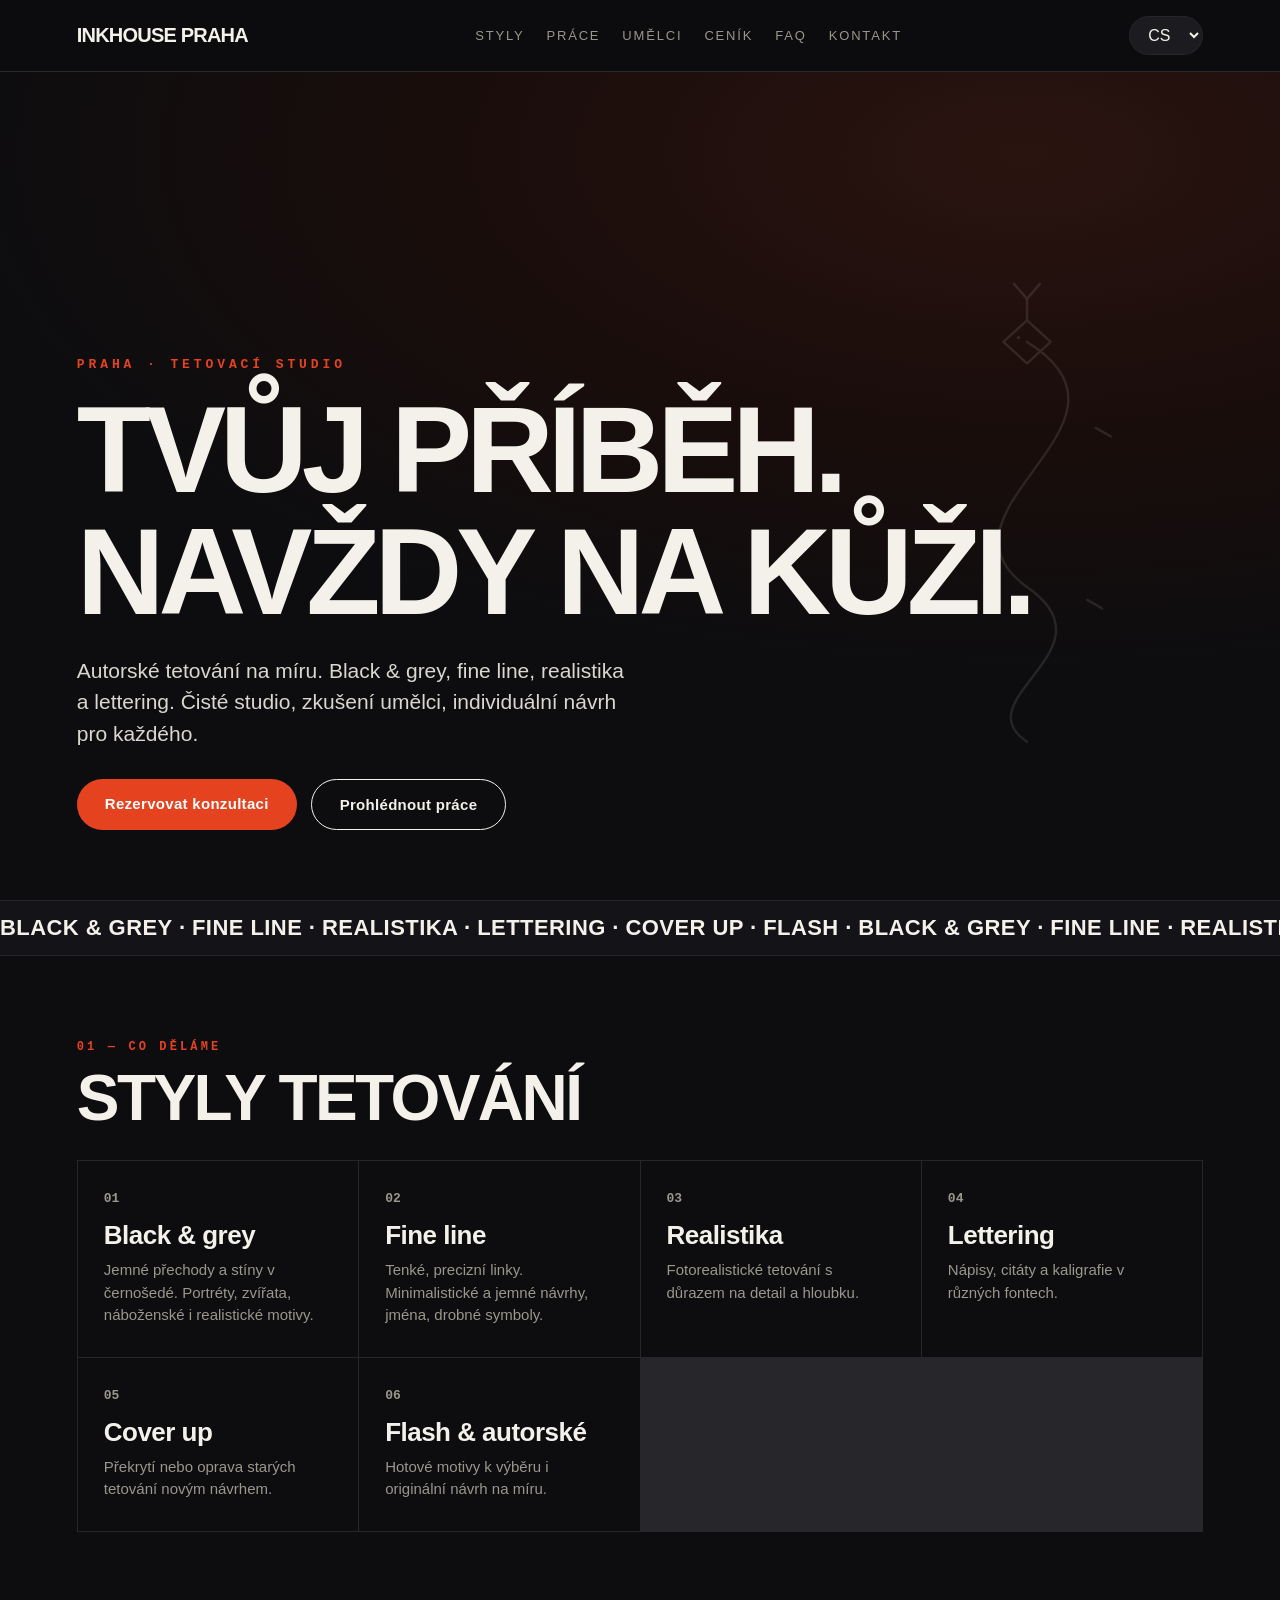
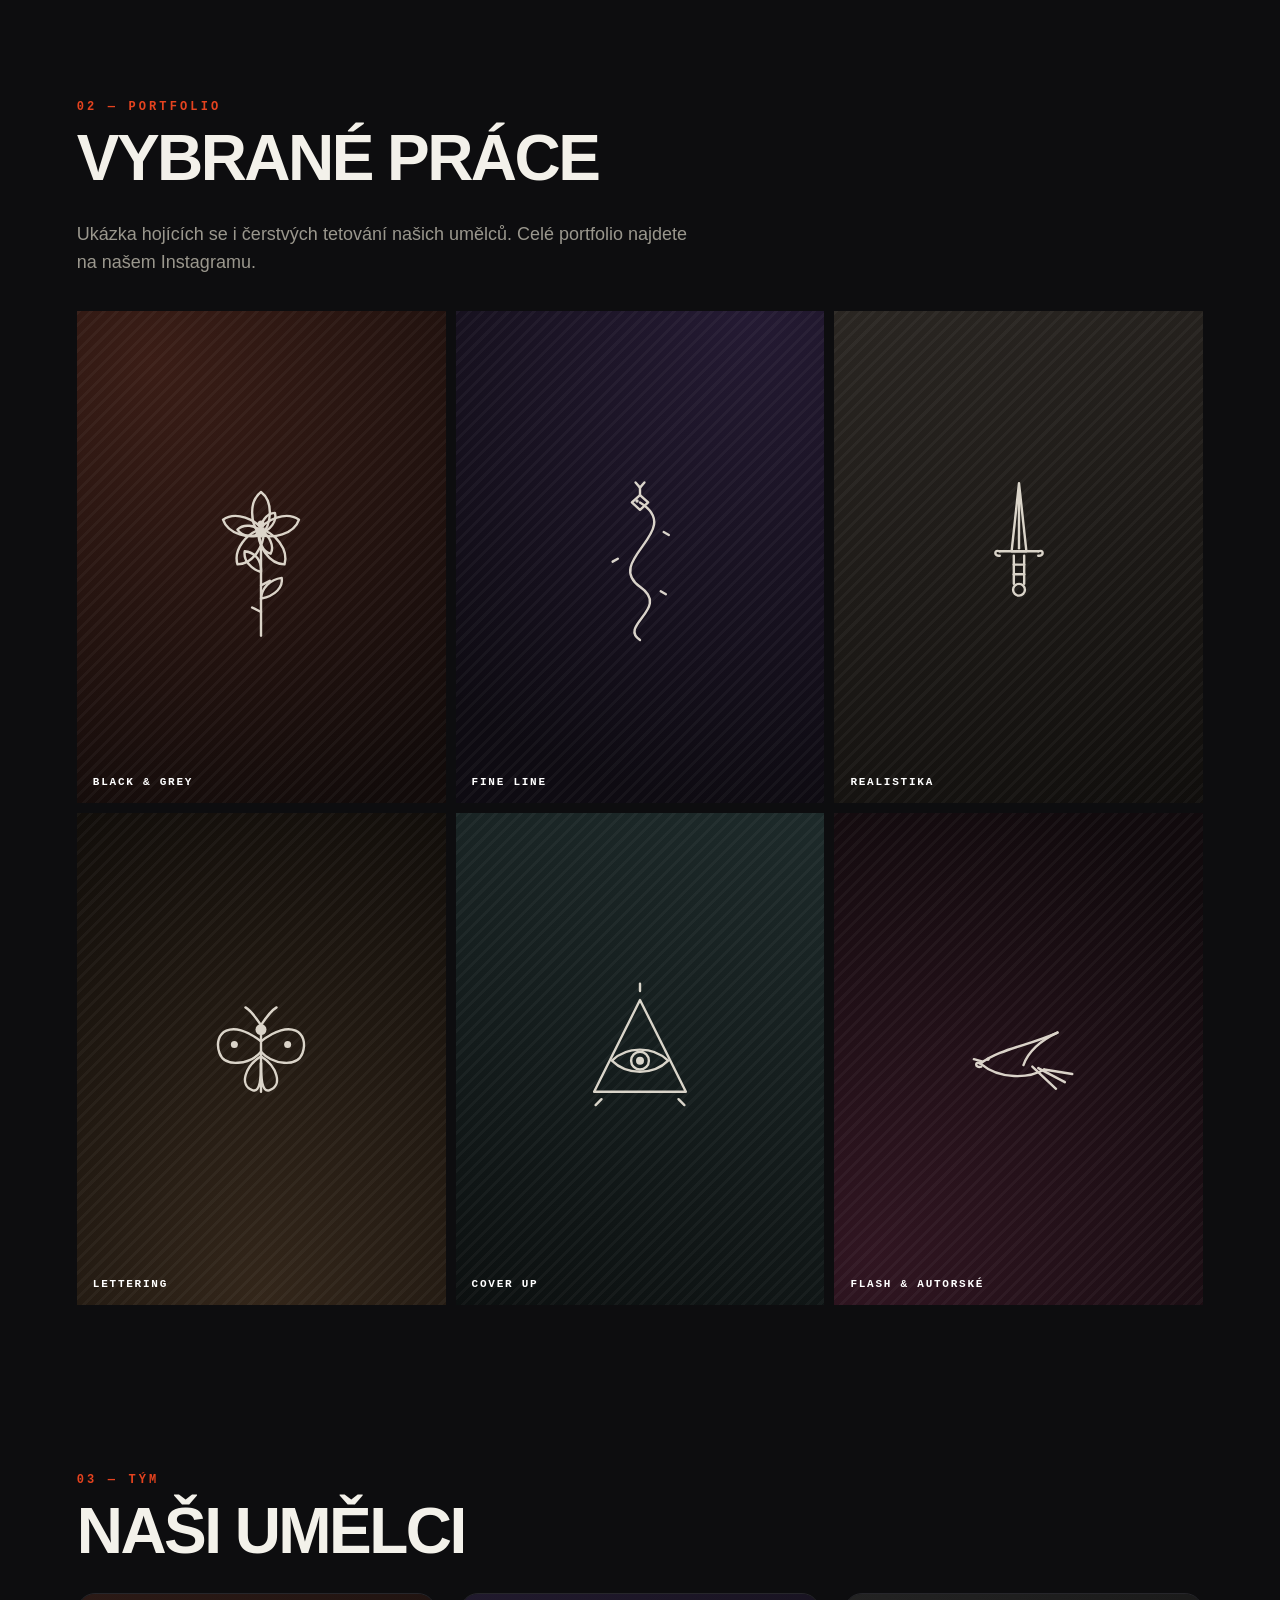
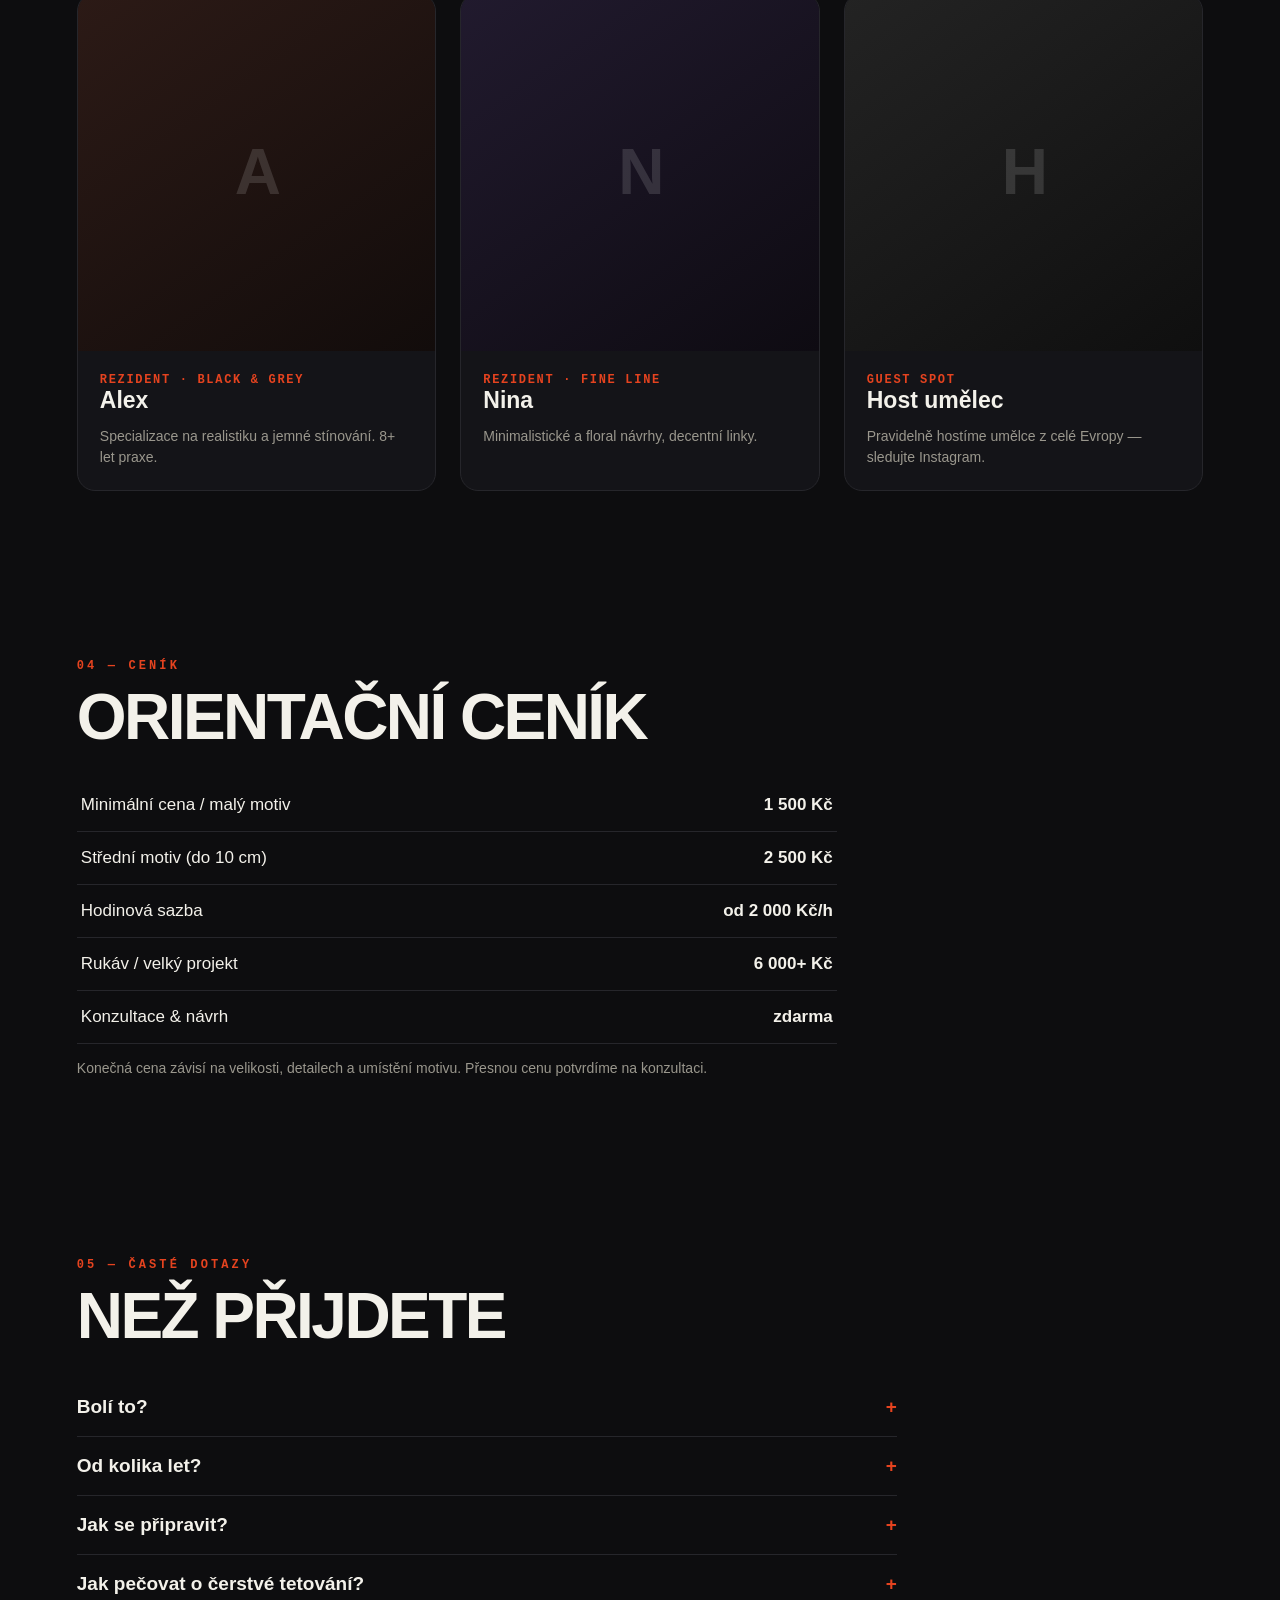
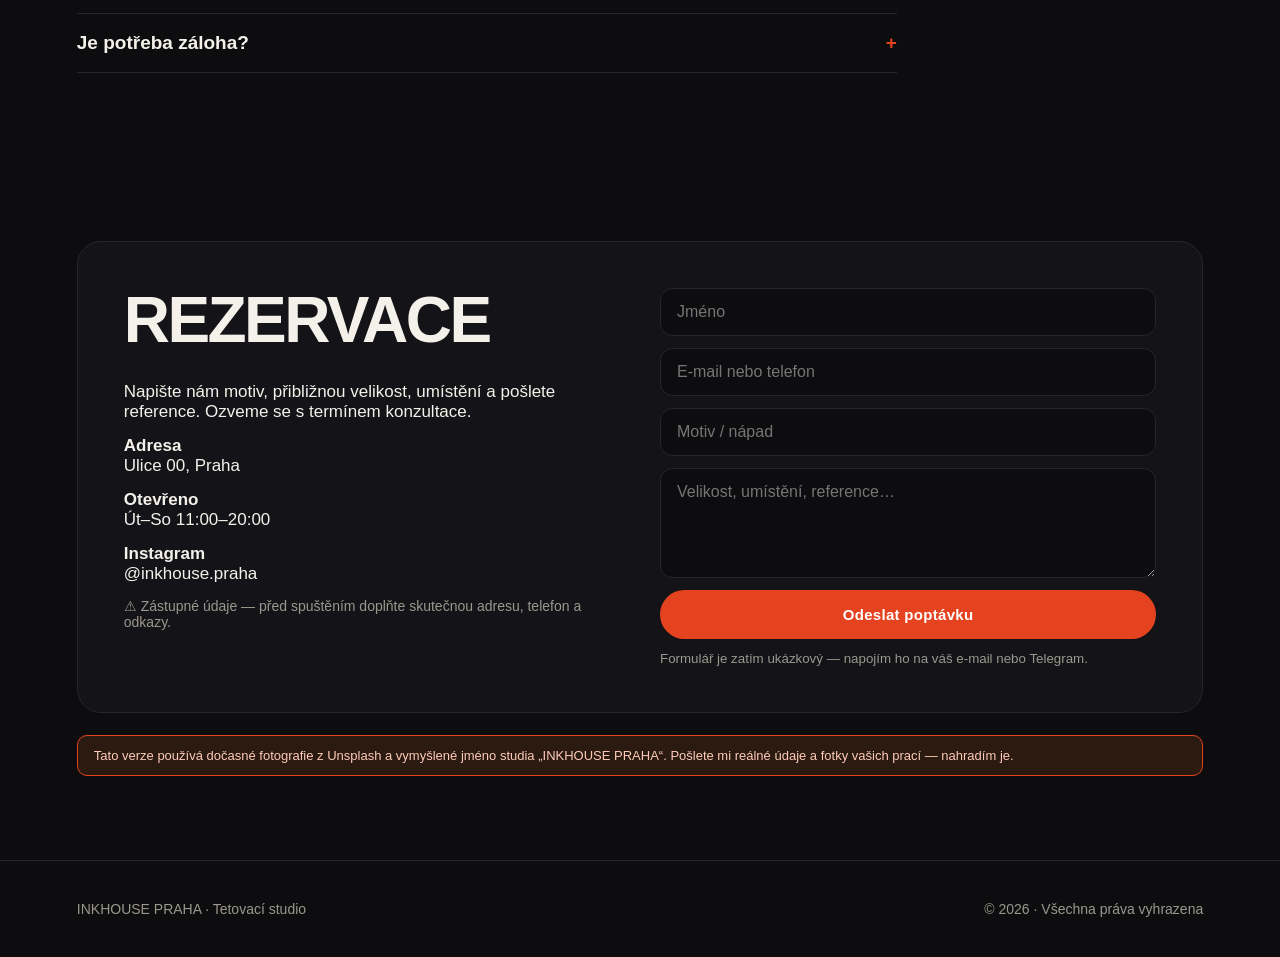
<file: tattoo.html>
<!doctype html>
<html lang="cs"><head><meta charset="utf-8"><meta name="viewport" content="width=device-width,initial-scale=1">
<title>INKHOUSE PRAHA | Tetovací studio</title>
<meta name="description" content="Tetovací studio v Praze. Autorské návrhy, black &amp; grey, fine line, realistika. Rezervujte si konzultaci.">
<meta name="robots" content="index,follow"><meta name="theme-color" content="#0d0d0f">
<style>
:root{--bg:#0d0d0f;--bg2:#141418;--ink:#f3f1ea;--mut:#9a978d;--acc:#e5431f;--line:#26262b;font-family:'Helvetica Neue',Arial,sans-serif;color:var(--ink);background:var(--bg)}
*{box-sizing:border-box}body{margin:0;overflow-x:hidden}
a{color:inherit;text-decoration:none}
.wrap{padding-left:max(6%,calc((100% - 1180px)/2));padding-right:max(6%,calc((100% - 1180px)/2))}
header{position:sticky;top:0;z-index:50;display:flex;justify-content:space-between;align-items:center;gap:16px;padding-top:16px;padding-bottom:16px;background:rgba(13,13,15,.82);backdrop-filter:blur(10px);border-bottom:1px solid var(--line);flex-wrap:wrap}
.logo{font-weight:900;letter-spacing:-.04em;font-size:20px}.logo b{color:var(--acc)}
nav{display:flex;gap:22px;flex-wrap:wrap}nav a{font-size:13px;letter-spacing:.14em;text-transform:uppercase;color:var(--mut)}nav a:hover{color:var(--ink)}
select{font:inherit;background:#1c1c20;color:var(--ink);border:1px solid var(--line);border-radius:30px;padding:9px 14px;cursor:pointer}
.btn{display:inline-block;background:var(--acc);color:#fff;font-weight:800;letter-spacing:.02em;padding:16px 28px;border-radius:40px;cursor:pointer;border:0;font-size:15px;transition:transform .15s}
.btn:hover{transform:translateY(-2px)}
.btn.ghost{background:transparent;border:1.5px solid var(--ink);color:var(--ink)}
.hero{position:relative;min-height:92vh;display:flex;align-items:flex-end;padding-bottom:70px;background:radial-gradient(120% 90% at 80% 10%,#2a1410 0%,#1a0d0b 35%,#0d0d0f 70%),repeating-linear-gradient(135deg,#ffffff06 0 2px,transparent 2px 7px)}
.hero .eyebrow{font:800 13px monospace;letter-spacing:.3em;color:var(--acc);text-transform:uppercase}
.hero h1{font-size:clamp(48px,9.5vw,128px);line-height:1.0;letter-spacing:-.05em;font-weight:900;margin:18px 0 20px;text-transform:uppercase}
.hero p{font-size:clamp(17px,2vw,21px);color:#d9d7cf;max-width:560px;line-height:1.5}
.hero-actions{display:flex;gap:14px;margin-top:30px;flex-wrap:wrap}
.marquee{border-top:1px solid var(--line);border-bottom:1px solid var(--line);overflow:hidden;white-space:nowrap;background:var(--bg2)}
.marquee div{display:inline-block;padding:16px 0;font:900 22px/1 'Helvetica Neue',Arial;letter-spacing:.02em;text-transform:uppercase;animation:scroll 26s linear infinite}
.marquee span{color:var(--acc);margin:0 6px}
@keyframes scroll{from{transform:translateX(0)}to{transform:translateX(-50%)}}
section{padding-top:84px;padding-bottom:84px}
.tag{font:800 12px monospace;letter-spacing:.26em;color:var(--acc);text-transform:uppercase}
h2{font-size:clamp(34px,5.5vw,64px);letter-spacing:-.04em;font-weight:900;margin:12px 0 30px;text-transform:uppercase;line-height:1}
.lead{color:var(--mut);max-width:620px;font-size:18px;line-height:1.6}
.styles{display:grid;grid-template-columns:repeat(auto-fit,minmax(230px,1fr));gap:1px;background:var(--line);border:1px solid var(--line)}
.style{background:var(--bg);padding:30px 26px;transition:background .2s}
.style:hover{background:var(--bg2)}
.style .n{font:800 13px monospace;color:var(--mut)}
.style h3{font-size:26px;margin:14px 0 8px;letter-spacing:-.02em}
.style p{color:var(--mut);font-size:15px;line-height:1.5;margin:0}
.gallery{display:grid;grid-template-columns:repeat(3,1fr);gap:10px}
.gallery a{position:relative;aspect-ratio:3/4;overflow:hidden;display:flex;align-items:center;justify-content:center;padding:16px;transition:transform .4s,box-shadow .4s}
.gallery a:before{content:'';position:absolute;inset:0;background:repeating-linear-gradient(135deg,#ffffff09 0 3px,transparent 3px 9px);z-index:1}
.gallery .motif{width:58%;max-width:148px;position:relative;z-index:2;opacity:.9;transition:opacity .4s,transform .5s}
.gallery .motif svg{width:100%;height:auto;display:block}
.motif svg path,.motif svg circle,.motif svg line,.motif svg polygon,.hero-art svg path,.hero-art svg circle{fill:none;stroke:#efe9dd;stroke-width:2.4;stroke-linecap:round;stroke-linejoin:round;vector-effect:non-scaling-stroke}
.gallery span{position:absolute;bottom:15px;left:16px;font:800 11px monospace;letter-spacing:.16em;color:#fff;text-transform:uppercase;z-index:3}
.gallery a:hover{transform:translateY(-5px);box-shadow:0 22px 44px #0009}
.gallery a:hover .motif{opacity:1;transform:scale(1.05)}
.hero-art{position:absolute;right:3%;top:52%;transform:translateY(-50%);width:min(42vw,430px);opacity:.11;z-index:0;pointer-events:none}
.hero-art svg{width:100%;height:auto}
.hero>div:not(.hero-art){position:relative;z-index:1}
.artists{display:grid;grid-template-columns:repeat(auto-fit,minmax(260px,1fr));gap:24px}
.artist{background:var(--bg2);border:1px solid var(--line);border-radius:18px;overflow:hidden}
.artist .ph{aspect-ratio:1/1;display:flex;align-items:center;justify-content:center;font:900 64px 'Helvetica Neue',Arial;color:#ffffff22;letter-spacing:-.04em}
.artist .b{padding:22px}.artist h3{margin:0 0 4px;font-size:23px}
.artist .role{color:var(--acc);font:800 12px monospace;letter-spacing:.14em;text-transform:uppercase}
.artist p{color:var(--mut);font-size:14px;line-height:1.5;margin:12px 0 0}
.prices{width:100%;border-collapse:collapse;max-width:760px}
.prices td{border-bottom:1px solid var(--line);padding:16px 4px;font-size:17px}
.prices td:last-child{text-align:right;font-weight:800;white-space:nowrap}
.note{color:var(--mut);font-size:14px;margin-top:16px}
.faq{max-width:820px}
.faq details{border-bottom:1px solid var(--line);padding:18px 0}
.faq summary{cursor:pointer;font-size:19px;font-weight:700;list-style:none;display:flex;justify-content:space-between;gap:16px}
.faq summary::-webkit-details-marker{display:none}
.faq summary::after{content:'+';color:var(--acc);font-weight:900}
.faq details[open] summary::after{content:'−'}
.faq p{color:var(--mut);line-height:1.6;margin:14px 0 0}
.contact{background:var(--bg2);border:1px solid var(--line);border-radius:24px;padding:46px;display:grid;grid-template-columns:1fr 1fr;gap:40px}
.contact h2{margin-top:0}
.cinfo p{margin:0 0 14px;font-size:17px}.cinfo .mut{color:var(--mut);font-size:14px}
form{display:flex;flex-direction:column;gap:12px}
input,textarea,.fsel{font:inherit;background:var(--bg);border:1px solid var(--line);color:var(--ink);border-radius:12px;padding:14px 16px}
textarea{min-height:110px;resize:vertical}
footer{border-top:1px solid var(--line);padding-top:40px;padding-bottom:40px;color:var(--mut);display:flex;justify-content:space-between;gap:16px;flex-wrap:wrap;font-size:14px}
.ph-warn{background:#2a1a10;border:1px solid var(--acc);color:#ffcbb8;padding:12px 16px;border-radius:10px;font-size:13px;margin-top:22px}
@media(max-width:820px){nav{display:none}.contact{grid-template-columns:1fr;padding:30px}.gallery{grid-template-columns:repeat(2,1fr)}.hero{min-height:84vh}}
</style></head><body>

<header class="wrap">
  <div class="logo" data-i="brand">INK<b>HOUSE</b> PRAHA</div>
  <nav>
    <a href="#styles" data-i="navStyles">Styly</a>
    <a href="#work" data-i="navWork">Práce</a>
    <a href="#artists" data-i="navArtists">Umělci</a>
    <a href="#prices" data-i="navPrices">Ceník</a>
    <a href="#faq" data-i="navFaq">FAQ</a>
    <a href="#contact" data-i="navContact">Kontakt</a>
  </nav>
  <select id="lang" aria-label="Language">
    <option value="cs">CS</option><option value="ru">RU</option>
    <option value="uk">UK</option><option value="en">EN</option>
  </select>
</header>

<section class="hero wrap" id="top">
  <div class="hero-art" id="heroArt"></div>
  <div>
    <div class="eyebrow" data-i="eyebrow">Praha · Tetovací studio</div>
    <h1 data-i="headline">Tvůj příběh.<br>Navždy na kůži.</h1>
    <p data-i="intro">Autorské tetování na míru. Black &amp; grey, fine line, realistika a lettering. Čisté studio, zkušení umělci, individuální návrh pro každého.</p>
    <div class="hero-actions">
      <a class="btn" href="#contact" data-i="ctaBook">Rezervovat konzultaci</a>
      <a class="btn ghost" href="#work" data-i="ctaWork">Prohlédnout práce</a>
    </div>
  </div>
</section>

<div class="marquee"><div id="mq"></div></div>

<section class="wrap" id="styles">
  <div class="tag" data-i="tagStyles">01 — Co děláme</div>
  <h2 data-i="stylesTitle">Styly tetování</h2>
  <div class="styles" id="stylesGrid"></div>
</section>

<section class="wrap" id="work">
  <div class="tag" data-i="tagWork">02 — Portfolio</div>
  <h2 data-i="workTitle">Vybrané práce</h2>
  <p class="lead" data-i="workLead" style="margin-bottom:34px">Ukázka hojících se i čerstvých tetování našich umělců. Celé portfolio najdete na našem Instagramu.</p>
  <div class="gallery" id="gallery"></div>
</section>

<section class="wrap" id="artists">
  <div class="tag" data-i="tagArtists">03 — Tým</div>
  <h2 data-i="artistsTitle">Naši umělci</h2>
  <div class="artists" id="artistsGrid"></div>
</section>

<section class="wrap" id="prices">
  <div class="tag" data-i="tagPrices">04 — Ceník</div>
  <h2 data-i="pricesTitle">Orientační ceník</h2>
  <table class="prices"><tbody id="priceRows"></tbody></table>
  <p class="note" data-i="pricesNote">Konečná cena závisí na velikosti, detailech a umístění motivu. Přesnou cenu potvrdíme na konzultaci.</p>
</section>

<section class="wrap" id="faq">
  <div class="tag" data-i="tagFaq">05 — Časté dotazy</div>
  <h2 data-i="faqTitle">Než přijdete</h2>
  <div class="faq" id="faqList"></div>
</section>

<section class="wrap" id="contact">
  <div class="contact">
    <div class="cinfo">
      <h2 data-i="contactTitle">Rezervace</h2>
      <p data-i="contactText">Napište nám motiv, přibližnou velikost, umístění a pošlete reference. Ozveme se s termínem konzultace.</p>
      <p><strong data-i="addrLabel">Adresa</strong><br>Ulice 00, Praha</p>
      <p><strong data-i="hoursLabel">Otevřeno</strong><br><span data-i="hours">Út–So 11:00–20:00</span></p>
      <p><strong>Instagram</strong><br>@inkhouse.praha</p>
      <p class="mut" data-i="verify">⚠ Zástupné údaje — před spuštěním doplňte skutečnou adresu, telefon a odkazy.</p>
    </div>
    <form onsubmit="event.preventDefault();this.querySelector('.ok').style.display='block'">
      <input required data-i-ph="fName" placeholder="Jméno">
      <input required data-i-ph="fContact" placeholder="E-mail nebo telefon">
      <input data-i-ph="fIdea" placeholder="Motiv / nápad">
      <textarea data-i-ph="fDetails" placeholder="Velikost, umístění, reference…"></textarea>
      <button class="btn" type="submit" data-i="fSend">Odeslat poptávku</button>
      <small class="ok" style="display:none;color:var(--acc)" data-i="fOk">Děkujeme! Ozveme se co nejdříve.</small>
      <small class="mut" data-i="fFormNote" style="color:var(--mut)">Formulář je zatím ukázkový — napojím ho na váš e-mail nebo Telegram.</small>
    </form>
  </div>
  <div class="ph-warn" data-i="phWarn">Tato verze používá dočasné fotografie z Unsplash a vymyšlené jméno studia „INKHOUSE PRAHA“. Pošlete mi reálné údaje a fotky vašich prací — nahradím je.</div>
</section>

<footer class="wrap">
  <div data-i="footBrand">INKHOUSE PRAHA · Tetovací studio</div>
  <div class="mut">© 2026 · <span data-i="footRights">Všechna práva vyhrazena</span></div>
</footer>

<script>
const G=[
 'radial-gradient(130% 100% at 20% 10%,#3a1d16,#120b0a)',
 'radial-gradient(130% 100% at 80% 0%,#241a33,#0e0b12)',
 'linear-gradient(160deg,#2a2622,#100e0c)',
 'radial-gradient(120% 120% at 50% 100%,#33261a,#0f0c09)',
 'linear-gradient(200deg,#1d2a2a,#0c1010)',
 'radial-gradient(130% 100% at 10% 90%,#301521,#110a0d)'];
const AG=['linear-gradient(145deg,#2c1a16,#120c0b)','linear-gradient(145deg,#211a2e,#0e0b12)','linear-gradient(145deg,#232323,#0f0f0f)'];
const M=[
/*rose*/`<svg viewBox="0 0 200 260"><path d="M100,118 L100,236"/><path d="M100,150 C86,146 76,134 78,122 C94,124 101,136 100,150 Z"/><path d="M100,186 C120,182 130,170 128,158 C112,160 101,172 100,186 Z"/><path d="M100,168 L112,162"/><path d="M100,204 L88,198"/><g transform="translate(100,96)"><path d="M0,6 C-16,-12 -16,-42 0,-54 C16,-42 16,-12 0,6 Z"/><path d="M0,6 C-16,-12 -16,-42 0,-54 C16,-42 16,-12 0,6 Z" transform="rotate(72)"/><path d="M0,6 C-16,-12 -16,-42 0,-54 C16,-42 16,-12 0,6 Z" transform="rotate(144)"/><path d="M0,6 C-16,-12 -16,-42 0,-54 C16,-42 16,-12 0,6 Z" transform="rotate(216)"/><path d="M0,6 C-16,-12 -16,-42 0,-54 C16,-42 16,-12 0,6 Z" transform="rotate(288)"/><path d="M0,2 C-9,-9 -9,-25 0,-32 C9,-25 9,-9 0,2 Z" transform="rotate(36)"/><path d="M0,2 C-9,-9 -9,-25 0,-32 C9,-25 9,-9 0,2 Z" transform="rotate(156)"/><path d="M0,2 C-9,-9 -9,-25 0,-32 C9,-25 9,-9 0,2 Z" transform="rotate(276)"/><path d="M0,-11 l.01,0" style="stroke-width:7"/></g></svg>`,
/*snake*/`<svg viewBox="0 0 200 260"><path d="M100,56 C162,94 50,134 100,170 C142,199 70,222 100,242"/><path d="M100,46 L111,56 L100,66 L89,56 Z"/><path d="M100,46 L100,36"/><path d="M100,36 L94,29"/><path d="M100,36 L106,29"/><path d="M96,54 l.01,0" style="stroke-width:3.4"/><path d="M132,96 l7,4"/><path d="M70,132 l-7,4"/><path d="M128,176 l7,4"/></svg>`,
/*dagger*/`<svg viewBox="0 0 200 260"><path d="M100,30 L110,122 L90,122 Z"/><path d="M100,44 L100,118"/><path d="M74,122 L126,122"/><path d="M74,122 C66,119 66,129 74,128"/><path d="M126,122 C134,119 134,129 126,128"/><path d="M93,128 L93,166"/><path d="M107,128 L107,166"/><path d="M93,140 L107,140"/><path d="M93,153 L107,153"/><circle cx="100" cy="174" r="8"/></svg>`,
/*moth*/`<svg viewBox="0 0 200 260"><path d="M100,92 L100,174"/><path d="M100,90 l.01,0" style="stroke-width:11"/><path d="M100,84 C92,72 86,64 79,60"/><path d="M100,84 C108,72 114,64 121,60"/><path d="M100,106 C60,74 34,94 44,122 C51,142 85,137 100,120"/><path d="M100,106 C140,74 166,94 156,122 C149,142 115,137 100,120"/><path d="M100,126 C78,140 70,166 89,172 C99,175 100,155 100,135"/><path d="M100,126 C122,140 130,166 111,172 C101,175 100,155 100,135"/><path d="M64,110 l.01,0" style="stroke-width:7"/><path d="M136,110 l.01,0" style="stroke-width:7"/></svg>`,
/*eye*/`<svg viewBox="0 0 200 260"><path d="M100,50 L162,174 L38,174 Z"/><path d="M62,132 C82,112 118,112 138,132 C118,152 82,152 62,132 Z"/><circle cx="100" cy="132" r="12"/><path d="M100,132 l.01,0" style="stroke-width:8"/><path d="M100,38 L100,28"/><path d="M152,184 L160,192"/><path d="M48,184 L40,192"/></svg>`,
/*swallow*/`<svg viewBox="0 0 200 260"><path d="M48,136 C74,116 112,112 152,94"/><path d="M152,94 C130,104 112,120 106,138"/><path d="M48,136 C74,158 114,156 134,144"/><path d="M48,136 C40,131 40,143 49,140"/><path d="M134,144 L172,150"/><path d="M118,140 L150,170"/><path d="M126,142 L162,161"/><path d="M50,133 L39,130"/><path d="M58,130 l.01,0" style="stroke-width:3.4"/></svg>`];
const amounts=[1500,2500,'4000+','6000+','1200+'];
const tr={
cs:{brand:"INKHOUSE PRAHA",navStyles:"Styly",navWork:"Práce",navArtists:"Umělci",navPrices:"Ceník",navFaq:"FAQ",navContact:"Kontakt",
 eyebrow:"Praha · Tetovací studio",headline:"Tvůj příběh.<br>Navždy na kůži.",intro:"Autorské tetování na míru. Black & grey, fine line, realistika a lettering. Čisté studio, zkušení umělci, individuální návrh pro každého.",ctaBook:"Rezervovat konzultaci",ctaWork:"Prohlédnout práce",
 marquee:"Black & grey · Fine line · Realistika · Lettering · Cover up · Flash",
 tagStyles:"01 — Co děláme",stylesTitle:"Styly tetování",tagWork:"02 — Portfolio",workTitle:"Vybrané práce",workLead:"Ukázka hojících se i čerstvých tetování našich umělců. Celé portfolio najdete na našem Instagramu.",
 tagArtists:"03 — Tým",artistsTitle:"Naši umělci",tagPrices:"04 — Ceník",pricesTitle:"Orientační ceník",pricesNote:"Konečná cena závisí na velikosti, detailech a umístění motivu. Přesnou cenu potvrdíme na konzultaci.",
 tagFaq:"05 — Časté dotazy",faqTitle:"Než přijdete",contactTitle:"Rezervace",contactText:"Napište nám motiv, přibližnou velikost, umístění a pošlete reference. Ozveme se s termínem konzultace.",addrLabel:"Adresa",hoursLabel:"Otevřeno",hours:"Út–So 11:00–20:00",verify:"⚠ Zástupné údaje — před spuštěním doplňte skutečnou adresu, telefon a odkazy.",
 fName:"Jméno",fContact:"E-mail nebo telefon",fIdea:"Motiv / nápad",fDetails:"Velikost, umístění, reference…",fSend:"Odeslat poptávku",fOk:"Děkujeme! Ozveme se co nejdříve.",fFormNote:"Formulář je zatím ukázkový — napojím ho na váš e-mail nebo Telegram.",
 phWarn:"Tato verze používá dočasné fotografie z Unsplash a vymyšlené jméno studia „INKHOUSE PRAHA“. Pošlete mi reálné údaje a fotky vašich prací — nahradím je.",footBrand:"INKHOUSE PRAHA · Tetovací studio",footRights:"Všechna práva vyhrazena",
 styles:[["Black & grey","Jemné přechody a stíny v černošedé. Portréty, zvířata, náboženské i realistické motivy."],["Fine line","Tenké, precizní linky. Minimalistické a jemné návrhy, jména, drobné symboly."],["Realistika","Fotorealistické tetování s důrazem na detail a hloubku."],["Lettering","Nápisy, citáty a kaligrafie v různých fontech."],["Cover up","Překrytí nebo oprava starých tetování novým návrhem."],["Flash & autorské","Hotové motivy k výběru i originální návrh na míru."]],
 artists:[["Alex","Rezident · Black & grey","Specializace na realistiku a jemné stínování. 8+ let praxe."],["Nina","Rezident · Fine line","Minimalistické a floral návrhy, decentní linky."],["Host umělec","Guest spot","Pravidelně hostíme umělce z celé Evropy — sledujte Instagram."]],
 prices:[["Minimální cena / malý motiv","1 500 Kč"],["Střední motiv (do 10 cm)","2 500 Kč"],["Hodinová sazba","od 2 000 Kč/h"],["Rukáv / velký projekt","6 000+ Kč"],["Konzultace & návrh","zdarma"]],
 faq:[["Bolí to?","Vnímání bolesti je individuální a závisí na umístění. Většina klientů to zvládá bez problémů; citlivější partie řešíme v kratších sezeních."],["Od kolika let?","Tetujeme pouze osoby starší 18 let s platným dokladem totožnosti. Bez výjimek."],["Jak se připravit?","Vyspěte se, najezte se, nepijte předchozí den alkohol a přijďte v pohodlném oblečení k danému místu."],["Jak pečovat o čerstvé tetování?","Dostanete podrobné instrukce. Myjte jemně, nevystavujte slunci a bazénu a používejte doporučený krém po dobu hojení (2–4 týdny)."],["Je potřeba záloha?","Ano, termín potvrzujeme nevratnou zálohou, která se odečte z konečné ceny tetování."]]},
ru:{brand:"INKHOUSE PRAHA",navStyles:"Стили",navWork:"Работы",navArtists:"Мастера",navPrices:"Цены",navFaq:"Вопросы",navContact:"Контакты",
 eyebrow:"Прага · Тату-студия",headline:"Твоя история.<br>Навсегда на коже.",intro:"Авторская татуировка под заказ. Black & grey, fine line, реализм и леттеринг. Чистая студия, опытные мастера, индивидуальный эскиз для каждого.",ctaBook:"Записаться на консультацию",ctaWork:"Смотреть работы",
 marquee:"Black & grey · Fine line · Реализм · Леттеринг · Перекрытие · Флэш",
 tagStyles:"01 — Что делаем",stylesTitle:"Стили татуировки",tagWork:"02 — Портфолио",workTitle:"Избранные работы",workLead:"Примеры свежих и заживших татуировок наших мастеров. Полное портфолио — в нашем Instagram.",
 tagArtists:"03 — Команда",artistsTitle:"Наши мастера",tagPrices:"04 — Цены",pricesTitle:"Ориентировочные цены",pricesNote:"Итоговая цена зависит от размера, детализации и расположения. Точную стоимость подтвердим на консультации.",
 tagFaq:"05 — Частые вопросы",faqTitle:"Перед визитом",contactTitle:"Запись",contactText:"Напишите мотив, примерный размер, расположение и пришлите референсы. Свяжемся с вами по поводу консультации.",addrLabel:"Адрес",hoursLabel:"Часы работы",hours:"Вт–Сб 11:00–20:00",verify:"⚠ Данные-заглушки — перед запуском укажите реальный адрес, телефон и ссылки.",
 fName:"Имя",fContact:"E-mail или телефон",fIdea:"Идея / мотив",fDetails:"Размер, расположение, референсы…",fSend:"Отправить заявку",fOk:"Спасибо! Свяжемся с вами в ближайшее время.",fFormNote:"Форма пока демонстрационная — подключу её к вашей почте или Telegram.",
 phWarn:"В этой версии используются временные фото с Unsplash и вымышленное название студии «INKHOUSE PRAHA». Пришлите реальные данные и фото ваших работ — заменю.",footBrand:"INKHOUSE PRAHA · Тату-студия",footRights:"Все права защищены",
 styles:[["Black & grey","Мягкие переходы и тени в чёрно-серой гамме. Портреты, животные, религиозные и реалистичные мотивы."],["Fine line","Тонкие точные линии. Минималистичные эскизы, имена, мелкие символы."],["Реализм","Фотореалистичные татуировки с акцентом на детали и глубину."],["Леттеринг","Надписи, цитаты и каллиграфия в разных шрифтах."],["Cover up","Перекрытие или исправление старых татуировок новым эскизом."],["Флэш и авторские","Готовые мотивы на выбор и оригинальный эскиз под заказ."]],
 artists:[["Алекс","Резидент · Black & grey","Специализация — реализм и мягкая растушёвка. Опыт 8+ лет."],["Нина","Резидент · Fine line","Минимализм и флористика, деликатные линии."],["Приглашённый мастер","Guest spot","Регулярно принимаем мастеров со всей Европы — следите в Instagram."]],
 prices:[["Минимальная цена / маленький мотив","1 500 Kč"],["Средний мотив (до 10 см)","2 500 Kč"],["Почасовая ставка","от 2 000 Kč/ч"],["Рукав / большой проект","6 000+ Kč"],["Консультация и эскиз","бесплатно"]],
 faq:[["Это больно?","Ощущения индивидуальны и зависят от зоны. Большинство переносит легко; чувствительные места делаем в коротких сеансах."],["С какого возраста?","Татуируем только лиц старше 18 лет с документом. Без исключений."],["Как подготовиться?","Выспитесь, поешьте, не пейте алкоголь накануне и приходите в удобной одежде к нужной зоне."],["Как ухаживать за свежей тату?","Вы получите подробную инструкцию. Мойте аккуратно, избегайте солнца и бассейна, используйте рекомендованный крем весь период заживления (2–4 недели)."],["Нужна ли предоплата?","Да, бронь подтверждаем невозвратной предоплатой, которая вычитается из итоговой стоимости."]]},
uk:{brand:"INKHOUSE PRAHA",navStyles:"Стилі",navWork:"Роботи",navArtists:"Майстри",navPrices:"Ціни",navFaq:"Питання",navContact:"Контакти",
 eyebrow:"Прага · Тату-студія",headline:"Твоя історія.<br>Назавжди на шкірі.",intro:"Авторське татуювання на замовлення. Black & grey, fine line, реалізм і летеринг. Чиста студія, досвідчені майстри, індивідуальний ескіз для кожного.",ctaBook:"Записатися на консультацію",ctaWork:"Дивитись роботи",
 marquee:"Black & grey · Fine line · Реалізм · Летеринг · Перекриття · Флеш",
 tagStyles:"01 — Що робимо",stylesTitle:"Стилі татуювання",tagWork:"02 — Портфоліо",workTitle:"Вибрані роботи",workLead:"Приклади свіжих і загоєних татуювань наших майстрів. Повне портфоліо — у нашому Instagram.",
 tagArtists:"03 — Команда",artistsTitle:"Наші майстри",tagPrices:"04 — Ціни",pricesTitle:"Орієнтовні ціни",pricesNote:"Підсумкова ціна залежить від розміру, деталізації та розташування. Точну вартість підтвердимо на консультації.",
 tagFaq:"05 — Часті питання",faqTitle:"Перед візитом",contactTitle:"Запис",contactText:"Напишіть мотив, приблизний розмір, розташування та надішліть референси. Зв'яжемося щодо консультації.",addrLabel:"Адреса",hoursLabel:"Години роботи",hours:"Вт–Сб 11:00–20:00",verify:"⚠ Дані-заглушки — перед запуском вкажіть справжню адресу, телефон і посилання.",
 fName:"Ім'я",fContact:"E-mail або телефон",fIdea:"Ідея / мотив",fDetails:"Розмір, розташування, референси…",fSend:"Надіслати заявку",fOk:"Дякуємо! Зв'яжемося найближчим часом.",fFormNote:"Форма поки демонстраційна — підключу її до вашої пошти або Telegram.",
 phWarn:"У цій версії використано тимчасові фото з Unsplash і вигадану назву студії «INKHOUSE PRAHA». Надішліть реальні дані та фото ваших робіт — заміню.",footBrand:"INKHOUSE PRAHA · Тату-студія",footRights:"Усі права захищені",
 styles:[["Black & grey","М'які переходи й тіні в чорно-сірій гамі. Портрети, тварини, релігійні та реалістичні мотиви."],["Fine line","Тонкі точні лінії. Мінімалістичні ескізи, імена, дрібні символи."],["Реалізм","Фотореалістичні татуювання з акцентом на деталі та глибину."],["Летеринг","Написи, цитати та каліграфія різними шрифтами."],["Cover up","Перекриття або виправлення старих татуювань новим ескізом."],["Флеш і авторські","Готові мотиви на вибір та оригінальний ескіз на замовлення."]],
 artists:[["Алекс","Резидент · Black & grey","Спеціалізація — реалізм і м'яке розтушування. Досвід 8+ років."],["Ніна","Резидент · Fine line","Мінімалізм і флористика, делікатні лінії."],["Запрошений майстер","Guest spot","Регулярно приймаємо майстрів з усієї Європи — стежте в Instagram."]],
 prices:[["Мінімальна ціна / малий мотив","1 500 Kč"],["Середній мотив (до 10 см)","2 500 Kč"],["Погодинна ставка","від 2 000 Kč/год"],["Рукав / великий проєкт","6 000+ Kč"],["Консультація та ескіз","безкоштовно"]],
 faq:[["Це боляче?","Відчуття індивідуальні й залежать від зони. Більшість переносить легко; чутливі місця робимо короткими сеансами."],["З якого віку?","Татуюємо лише осіб старших 18 років із документом. Без винятків."],["Як підготуватися?","Виспіться, поїжте, не вживайте алкоголь напередодні та приходьте у зручному одязі до потрібної зони."],["Як доглядати за свіжим тату?","Ви отримаєте детальну інструкцію. Мийте обережно, уникайте сонця й басейну, використовуйте рекомендований крем весь період загоєння (2–4 тижні)."],["Чи потрібна передоплата?","Так, бронь підтверджуємо неповоротною передоплатою, що віднімається від підсумкової вартості."]]},
en:{brand:"INKHOUSE PRAHA",navStyles:"Styles",navWork:"Work",navArtists:"Artists",navPrices:"Prices",navFaq:"FAQ",navContact:"Contact",
 eyebrow:"Prague · Tattoo studio",headline:"Your story.<br>Forever on skin.",intro:"Custom, original tattoos. Black & grey, fine line, realism and lettering. Clean studio, experienced artists, a bespoke design for everyone.",ctaBook:"Book a consultation",ctaWork:"See the work",
 marquee:"Black & grey · Fine line · Realism · Lettering · Cover up · Flash",
 tagStyles:"01 — What we do",stylesTitle:"Tattoo styles",tagWork:"02 — Portfolio",workTitle:"Selected work",workLead:"A look at fresh and healed tattoos by our artists. Full portfolio on our Instagram.",
 tagArtists:"03 — Team",artistsTitle:"Our artists",tagPrices:"04 — Prices",pricesTitle:"Indicative prices",pricesNote:"The final price depends on size, detail and placement. We confirm the exact price at the consultation.",
 tagFaq:"05 — FAQ",faqTitle:"Before you come",contactTitle:"Booking",contactText:"Tell us the motif, rough size, placement and send references. We'll get back to you with a consultation slot.",addrLabel:"Address",hoursLabel:"Open",hours:"Tue–Sat 11:00–20:00",verify:"⚠ Placeholder details — add the real address, phone and links before launch.",
 fName:"Name",fContact:"Email or phone",fIdea:"Idea / motif",fDetails:"Size, placement, references…",fSend:"Send enquiry",fOk:"Thank you! We'll be in touch shortly.",fFormNote:"The form is a demo for now — I'll connect it to your email or Telegram.",
 phWarn:"This version uses temporary Unsplash photos and a made-up studio name “INKHOUSE PRAHA”. Send me the real details and photos of your work — I'll swap them in.",footBrand:"INKHOUSE PRAHA · Tattoo studio",footRights:"All rights reserved",
 styles:[["Black & grey","Soft gradients and shading in black and grey. Portraits, animals, religious and realistic motifs."],["Fine line","Thin, precise lines. Minimal designs, names, small symbols."],["Realism","Photorealistic tattoos focused on detail and depth."],["Lettering","Scripts, quotes and calligraphy in various fonts."],["Cover up","Covering or reworking old tattoos with a new design."],["Flash & custom","Ready-made flash to pick from, or a fully custom piece."]],
 artists:[["Alex","Resident · Black & grey","Specialises in realism and soft shading. 8+ years of experience."],["Nina","Resident · Fine line","Minimal and floral designs, delicate linework."],["Guest artist","Guest spot","We regularly host artists from across Europe — follow our Instagram."]],
 prices:[["Minimum / small piece","CZK 1,500"],["Medium piece (up to 10 cm)","CZK 2,500"],["Hourly rate","from CZK 2,000/h"],["Sleeve / large project","CZK 6,000+"],["Consultation & design","free"]],
 faq:[["Does it hurt?","Pain is individual and depends on placement. Most clients handle it well; sensitive areas are done in shorter sessions."],["Minimum age?","We tattoo only people over 18 with valid ID. No exceptions."],["How do I prepare?","Sleep well, eat beforehand, avoid alcohol the day before, and wear comfortable clothing for the area."],["How do I care for a fresh tattoo?","You'll get detailed aftercare instructions. Wash gently, avoid sun and swimming, and use the recommended cream throughout healing (2–4 weeks)."],["Do I need a deposit?","Yes, we confirm the appointment with a non-refundable deposit that is deducted from the final price."]]}};

function render(lang){
 const d=tr[lang];document.documentElement.lang=lang;
 document.querySelectorAll('[data-i]').forEach(el=>{const v=d[el.dataset.i];if(v!=null)el.innerHTML=v});
 document.querySelectorAll('[data-i-ph]').forEach(el=>{const v=d[el.dataset.iPh];if(v!=null)el.placeholder=v});
 document.getElementById('mq').textContent=(d.marquee+' · ').repeat(4);
 document.getElementById('stylesGrid').innerHTML=d.styles.map((s,i)=>
  `<div class="style"><div class="n">0${i+1}</div><h3>${s[0]}</h3><p>${s[1]}</p></div>`).join('');
 document.getElementById('gallery').innerHTML=G.map((bg,i)=>
  `<a href="#work" style="background:${bg}"><div class="motif">${M[i]}</div><span>${d.styles[i][0]}</span></a>`).join('');
 document.getElementById('heroArt').innerHTML=M[1];
 document.getElementById('artistsGrid').innerHTML=d.artists.map((a,i)=>
  `<div class="artist"><div class="ph" style="background:${AG[i]}">${a[0].trim().charAt(0)}</div><div class="b"><div class="role">${a[1]}</div><h3>${a[0]}</h3><p>${a[2]}</p></div></div>`).join('');
 document.getElementById('priceRows').innerHTML=d.prices.map(p=>
  `<tr><td>${p[0]}</td><td>${p[1]}</td></tr>`).join('');
 document.getElementById('faqList').innerHTML=d.faq.map(f=>
  `<details><summary>${f[0]}</summary><p>${f[1]}</p></details>`).join('');
 document.title=d.brand+' | '+d.navContact;
}
document.getElementById('lang').addEventListener('change',e=>render(e.target.value));
render('cs');
</script>
</body></html>
</file>
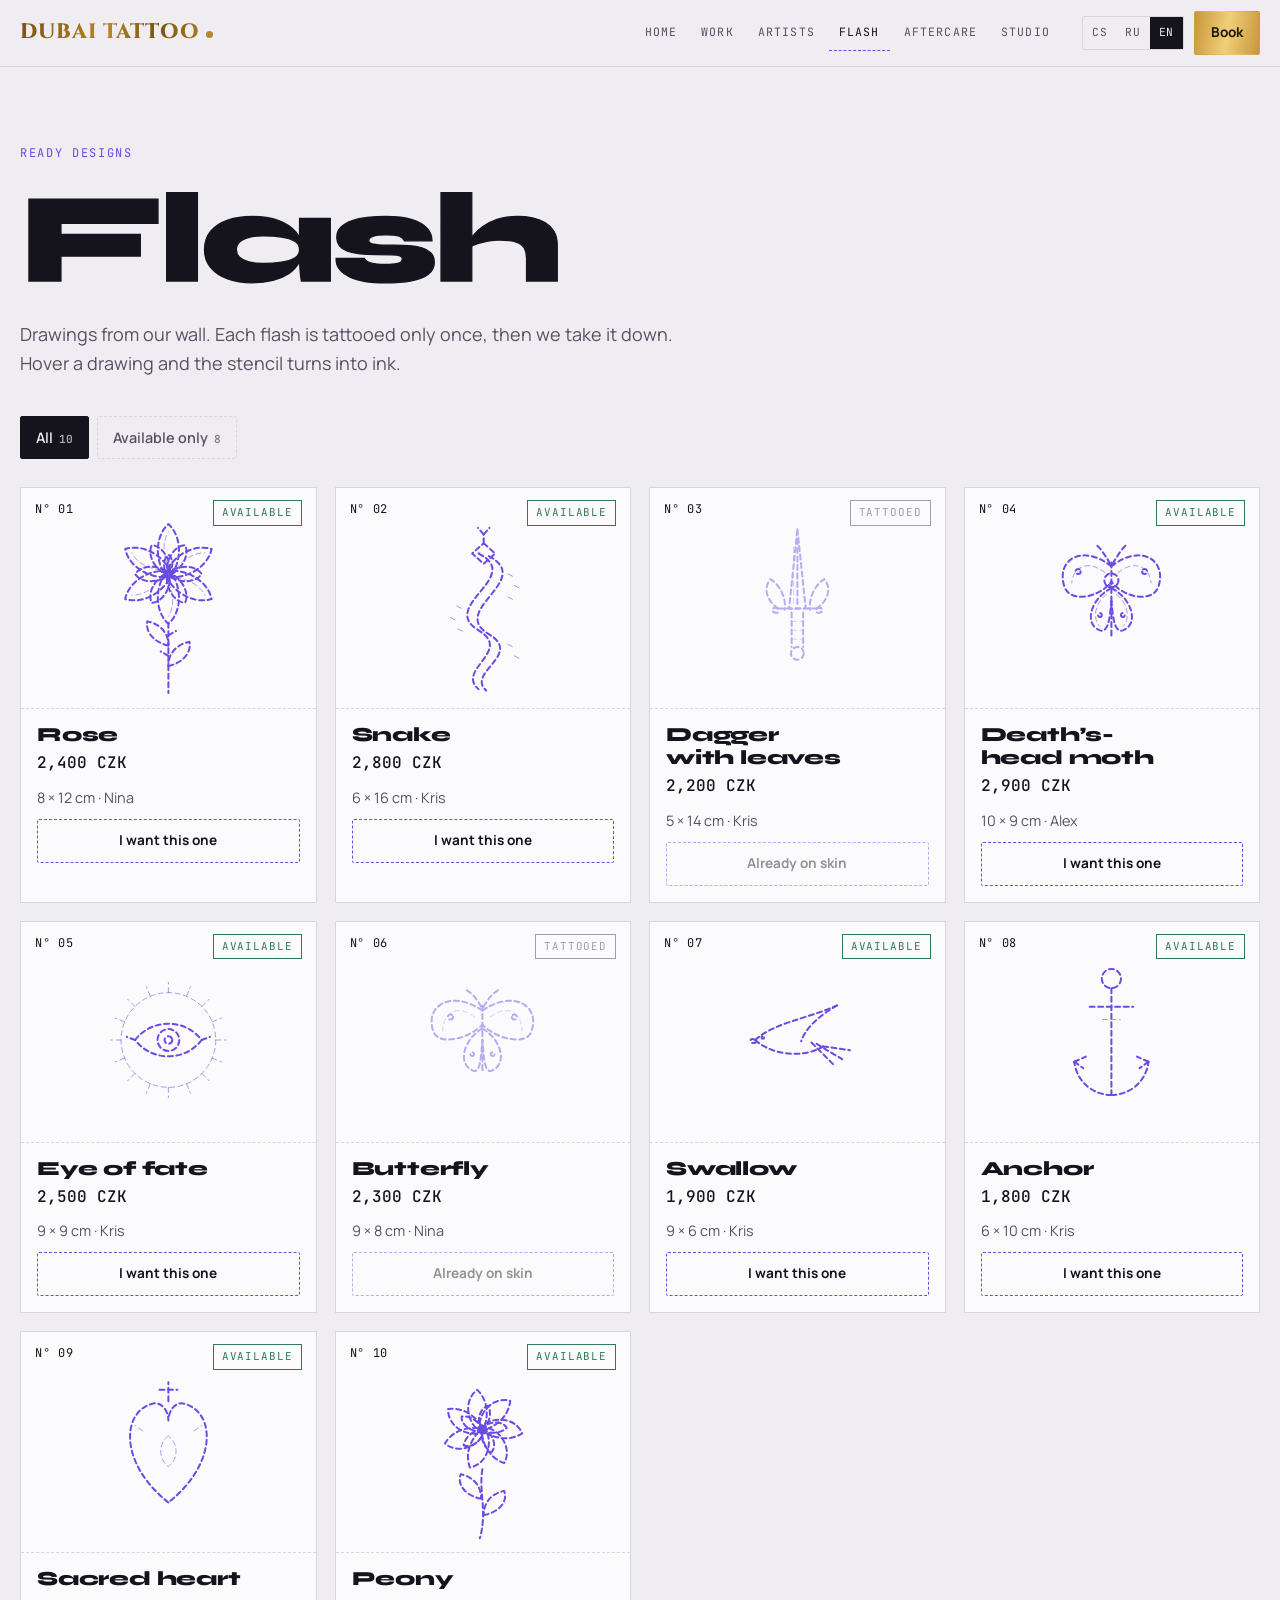
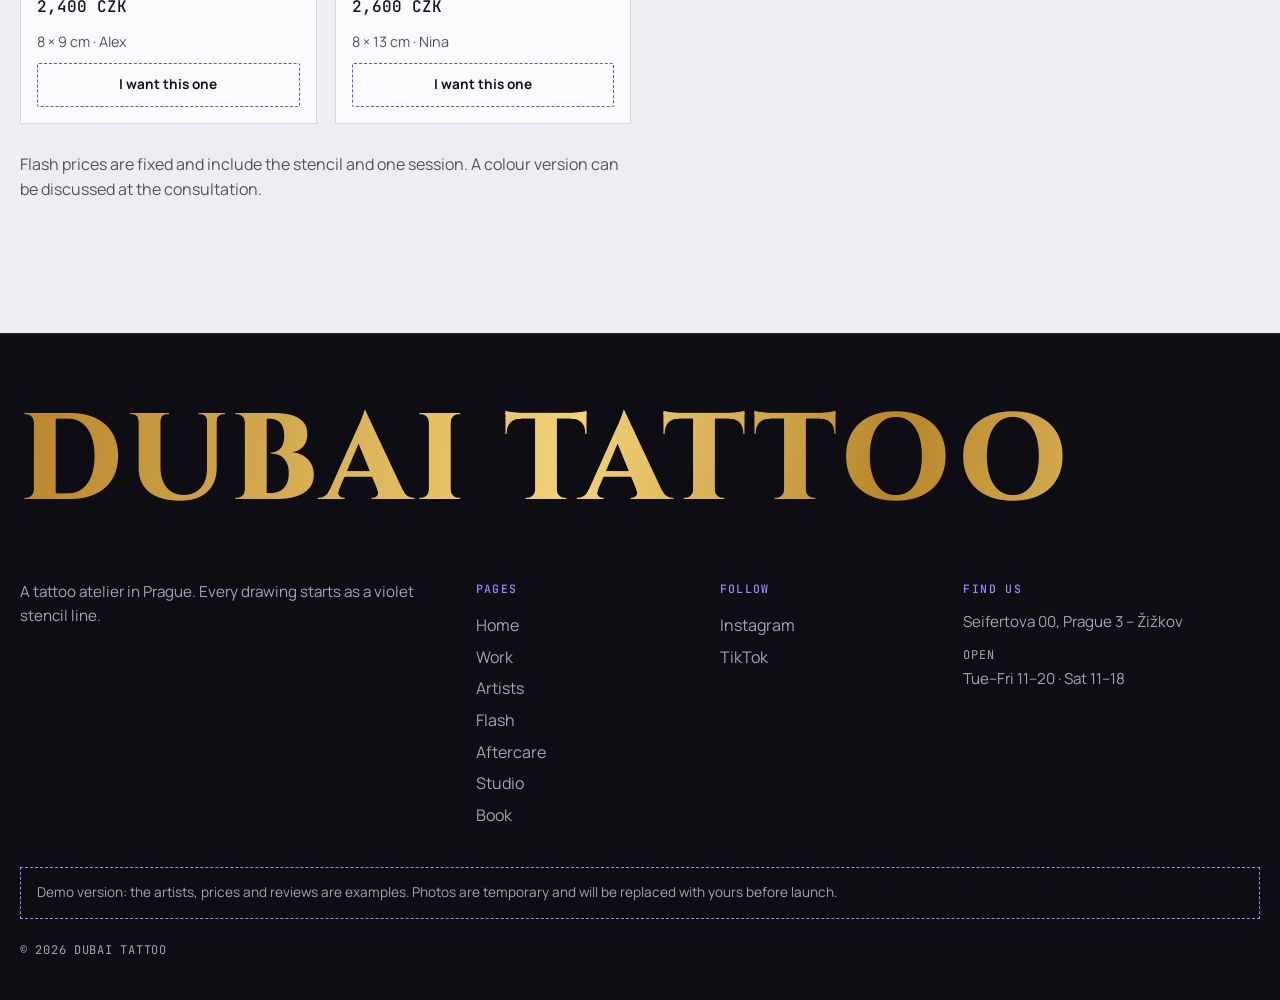
<file: atrament/flash.html>
<!doctype html>
<html lang="cs">
<head>
<meta charset="utf-8">
<meta name="viewport" content="width=device-width,initial-scale=1,viewport-fit=cover">
<title>Flash · Dubai Tattoo</title>
<meta name="description" content="Hotové návrhy tetování (flash) ateliéru Dubai Tattoo. Každý tetujeme jen jednou.">
<link rel="preconnect" href="https://fonts.googleapis.com"><link rel="preconnect" href="https://fonts.gstatic.com" crossorigin>
<link rel="stylesheet" href="https://fonts.googleapis.com/css2?family=Cinzel:wght@800&family=Instrument+Serif:ital@0;1&family=JetBrains+Mono:wght@400;500&family=Manrope:wght@400;500;600;700&family=Syne:wght@700;800&display=swap">
<link rel="stylesheet" href="assets/site.css">
</head>
<body data-page="flash">
<div id="hdr"></div>
<main>
  <section class="wrap page-head">
    <p class="kick" data-i="flash.kick">Hotové návrhy</p>
    <h1 class="inkfill" data-i="flash.h1">Flash</h1>
    <p class="lead" data-i="flash.lead"></p>
  </section>
  <section class="wrap" style="padding-bottom:90px">
    <div class="filters" id="filters" role="group" aria-label="Filtr"></div>
    <div class="flash-grid" id="grid"></div>
    <p class="lead" style="margin-top:28px;font-size:1rem" data-i="flash.note"></p>
  </section>
</main>
<div id="ftr"></div>

<script src="assets/i18n.js"></script>
<script src="assets/art.js"></script>
<script>
var F={only:false,bound:false,T:null};
window.renderPage=function(t){
  F.T=t;var A=window.ATR,s=t.flash;
  document.getElementById("filters").innerHTML='<button type="button" class="chip" data-f="all" aria-pressed="'+!F.only+'">'+s.f_all+'<span class="c">'+A.data.flash.length+'</span></button><button type="button" class="chip" data-f="free" aria-pressed="'+F.only+'">'+s.f_free+'<span class="c">'+A.data.flash.filter(function(f){return f.free;}).length+'</span></button>';
  document.getElementById("grid").innerHTML=A.data.flash.map(function(f,i){
    if(F.only&&!f.free)return "";
    var name=t.flashData[f.id],artist=A.artist(f.artist).name.split(" ")[0];
    var action=f.free?'<a class="btn small line" href="rezervace.html#flash-'+f.id+'">'+s.want+'</a>':'<button type="button" class="btn small line" disabled>'+s.gone+'</button>';
    return '<article class="fcard'+(f.free?'':' taken')+'"><span class="no mono">N° '+String(i+1).padStart(2,"0")+'</span><span class="st">'+(f.free?s.free:s.taken)+'</span>'+
      '<div class="art">'+ART(f.id)+'</div>'+
      '<div class="body"><div class="row"><h3>'+name+'</h3><span class="price">'+A.fmt(f.price)+'</span></div>'+
      '<p class="sub">'+f.size+' cm · '+artist+'</p>'+action+'</div></article>';
  }).join("");
  if(!F.bound){F.bound=true;document.getElementById("filters").addEventListener("click",function(e){var b=e.target.closest("[data-f]");if(!b)return;F.only=b.getAttribute("data-f")==="free";window.renderPage(F.T);});}
};
</script>
<script src="assets/site.js"></script>
</body>
</html>
</file>
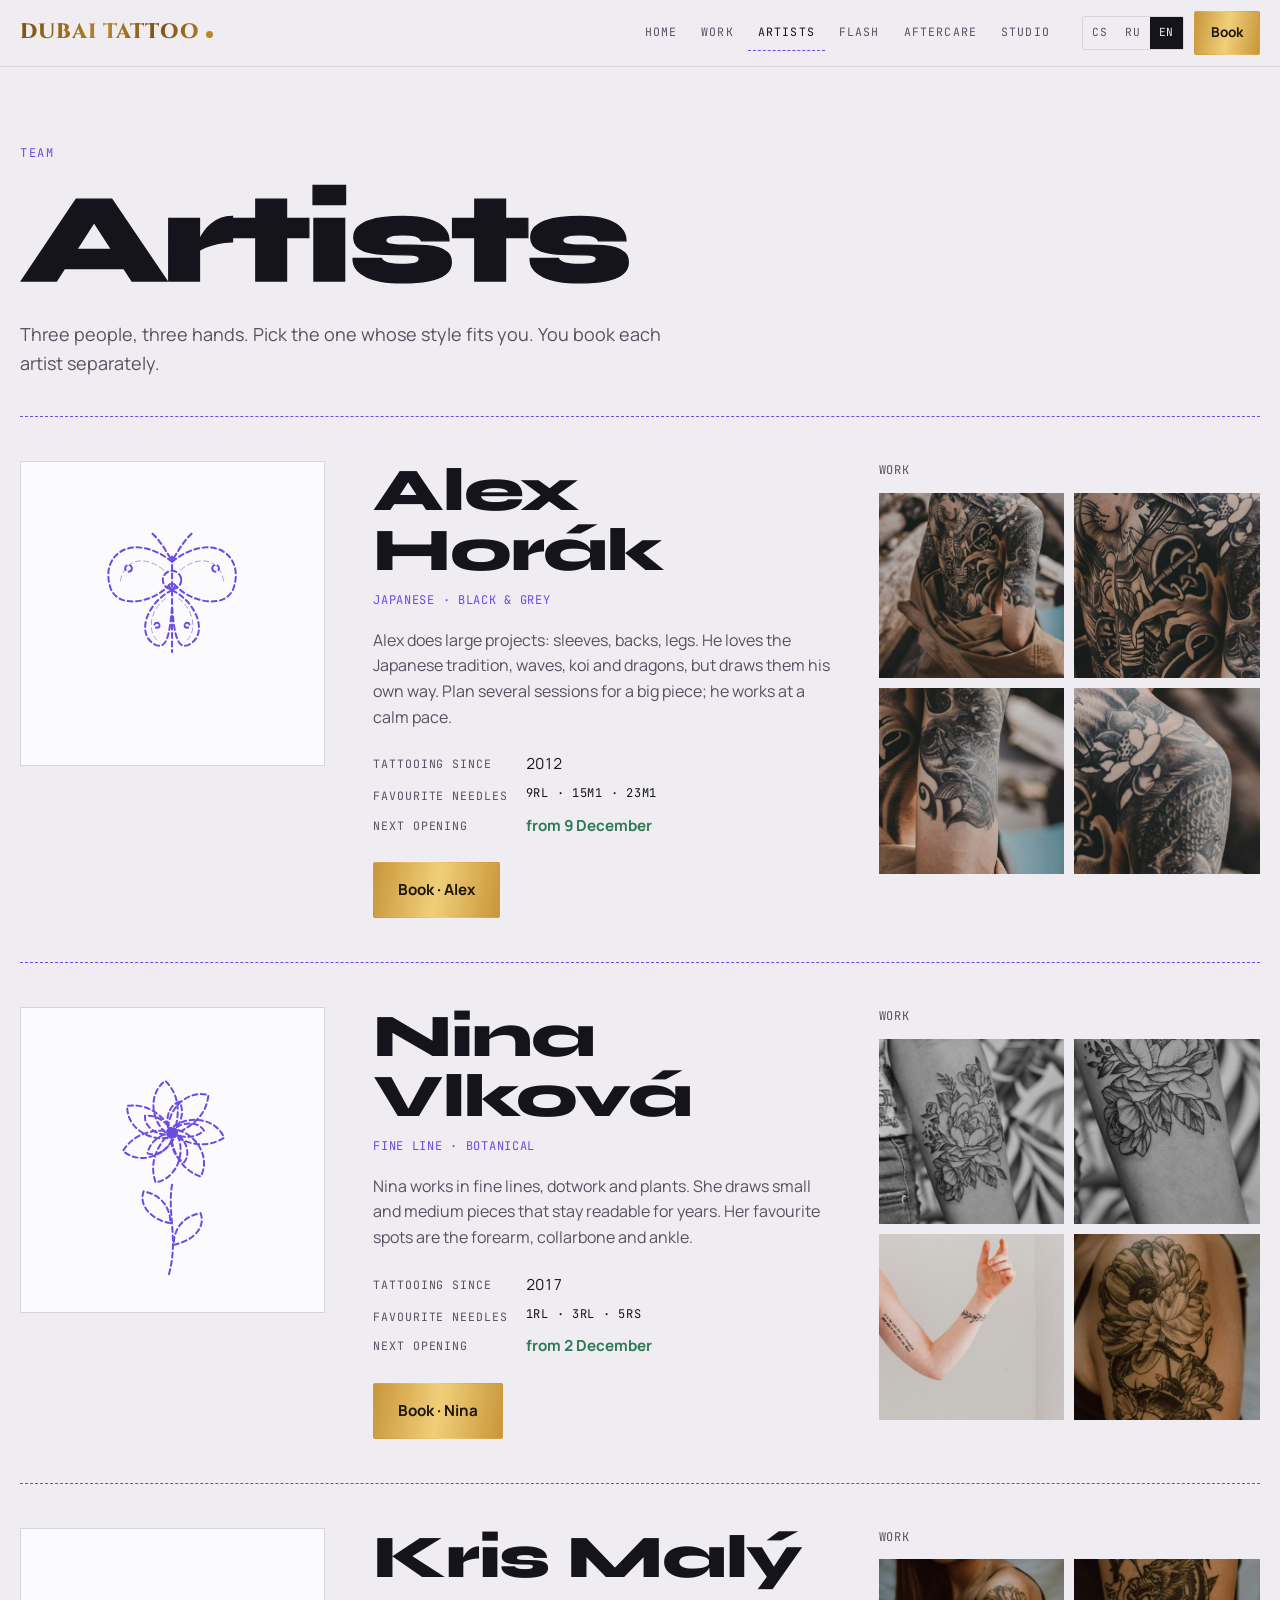
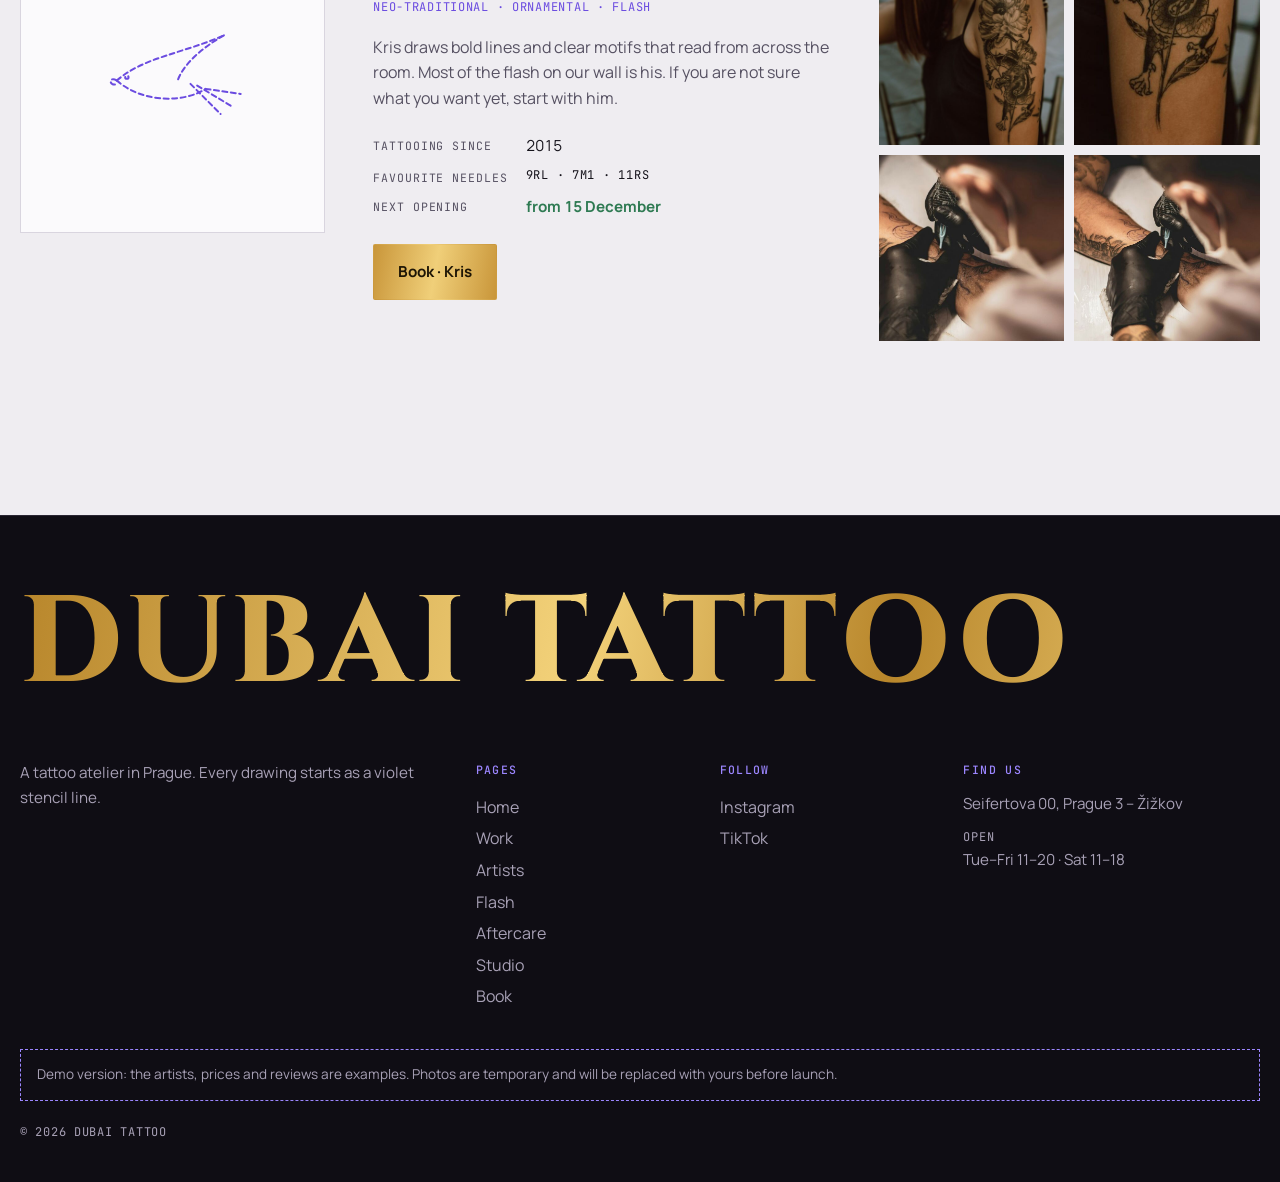
<file: atrament/mistri.html>
<!doctype html>
<html lang="cs">
<head>
<meta charset="utf-8">
<meta name="viewport" content="width=device-width,initial-scale=1,viewport-fit=cover">
<title>Mistři · Dubai Tattoo</title>
<meta name="description" content="Mistři ateliéru Dubai Tattoo: japonský styl, fine line, neo-traditional.">
<link rel="preconnect" href="https://fonts.googleapis.com"><link rel="preconnect" href="https://fonts.gstatic.com" crossorigin>
<link rel="stylesheet" href="https://fonts.googleapis.com/css2?family=Cinzel:wght@800&family=Instrument+Serif:ital@0;1&family=JetBrains+Mono:wght@400;500&family=Manrope:wght@400;500;600;700&family=Syne:wght@700;800&display=swap">
<link rel="stylesheet" href="assets/site.css">
</head>
<body data-page="artists">
<div id="hdr"></div>
<main>
  <section class="wrap page-head">
    <p class="kick" data-i="artists.kick">Tým</p>
    <h1 class="inkfill" data-i="artists.h1">Mistři</h1>
    <p class="lead" data-i="artists.lead"></p>
  </section>
  <section class="wrap" id="list" style="padding-bottom:90px"></section>
</main>
<div id="ftr"></div>

<script src="assets/i18n.js"></script>
<script src="assets/art.js"></script>
<script>
var scrolled=false;
window.renderPage=function(t){
  var A=window.ATR,s=t.artists;
  document.getElementById("list").innerHTML=A.data.artists.map(function(a){
    var d=t.artistData[a.id];
    var minis=a.works.map(function(id){var w=A.data.works.filter(function(x){return x.id===id;})[0];return '<a href="prace.html#'+id+'"><img src="img/'+w.img+'" alt="'+A.esc(t.workData[id][0])+'" loading="lazy"></a>';}).join("");
    return '<article class="artist" id="'+a.id+'">'+
      '<div class="sig art">'+ART(a.motif)+'</div>'+
      '<div><h2>'+a.name+'</h2><p class="role mono">'+d.role+'</p><p class="bio">'+d.bio+'</p>'+
      '<dl class="facts"><dt>'+s.since+'</dt><dd>'+a.since+'</dd><dt>'+s.needles+'</dt><dd class="mono" style="text-transform:none">'+a.needles+'</dd><dt>'+s.free+'</dt><dd class="free">'+d.free+'</dd></dl>'+
      '<a class="btn" href="rezervace.html#artist-'+a.id+'">'+s.book+' · '+a.name.split(" ")[0]+'</a></div>'+
      '<div><p class="mono" style="margin-bottom:12px;color:var(--ink-2)">'+s.works+'</p><div class="mini">'+minis+'</div></div>'+
    '</article>';
  }).join("");
  if(!scrolled&&location.hash){scrolled=true;var el=document.getElementById(location.hash.slice(1));if(el)el.scrollIntoView();}
};
</script>
<script src="assets/site.js"></script>
</body>
</html>
</file>
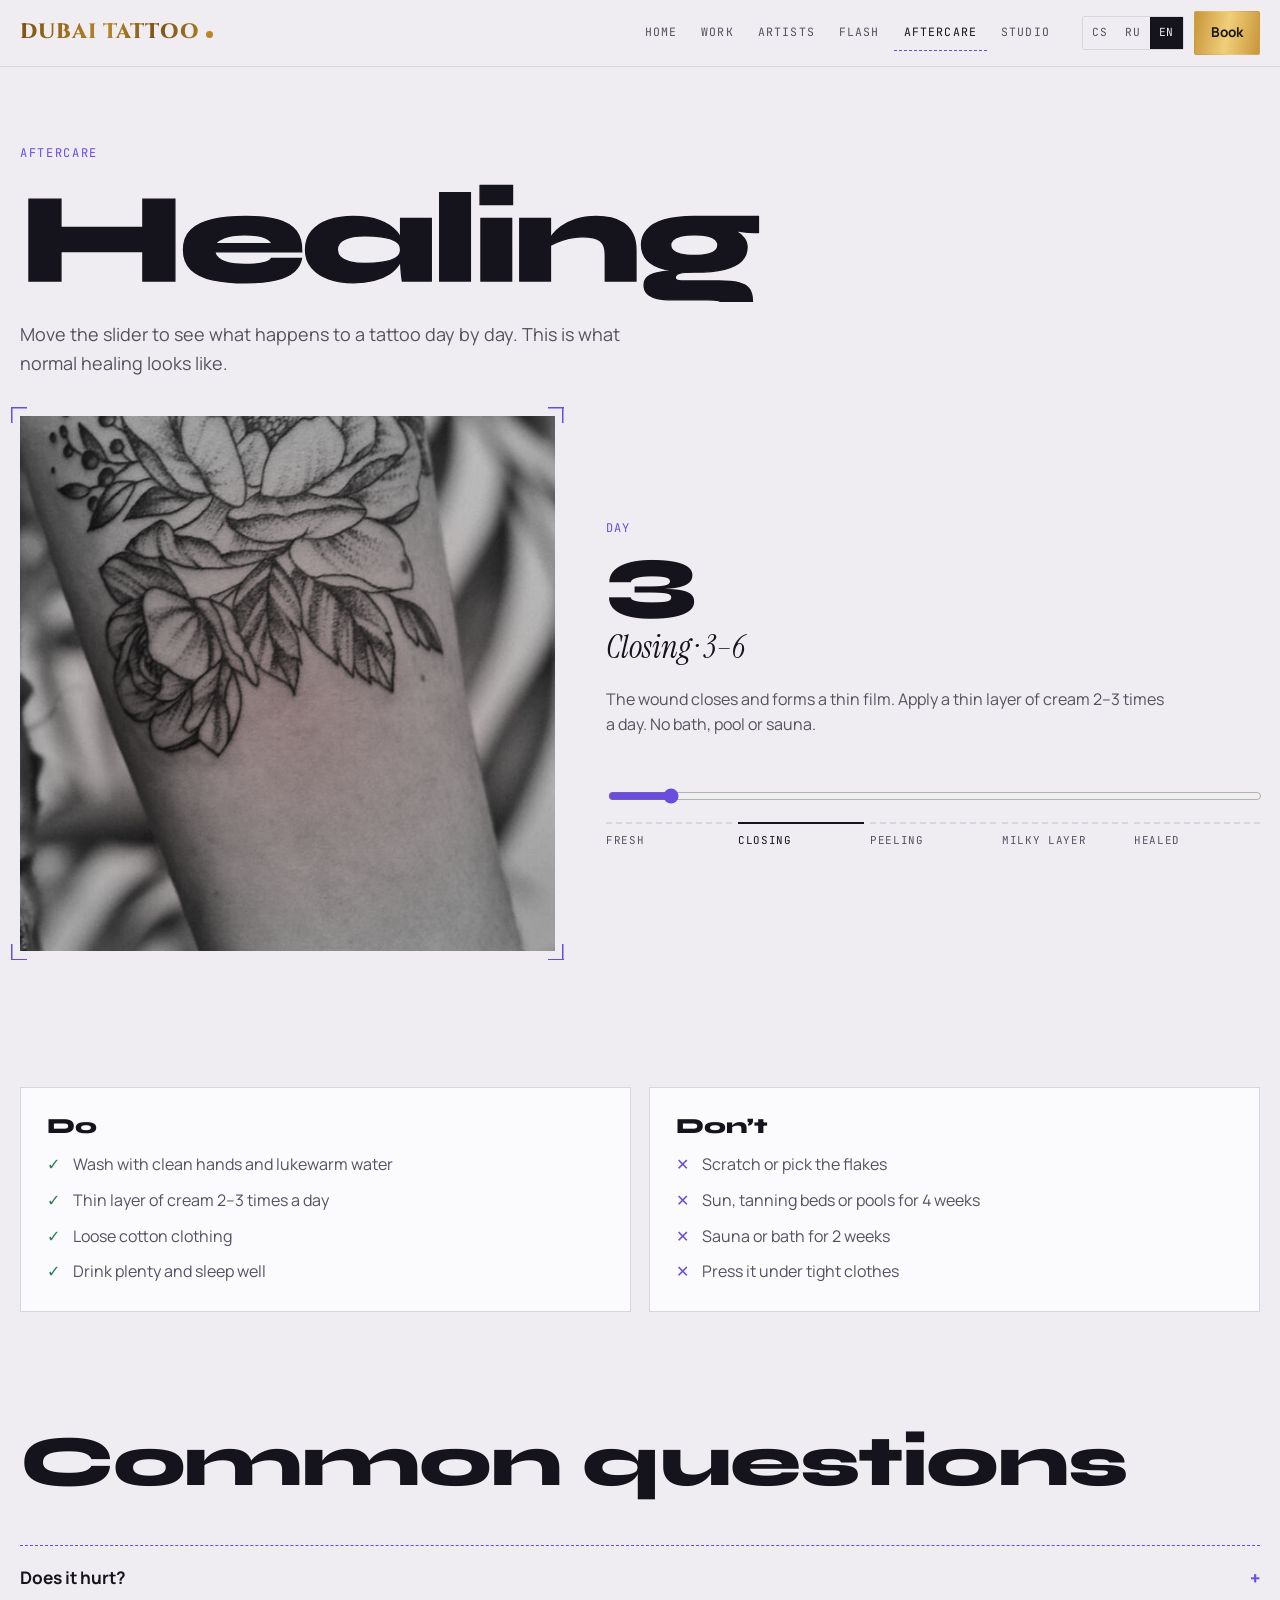
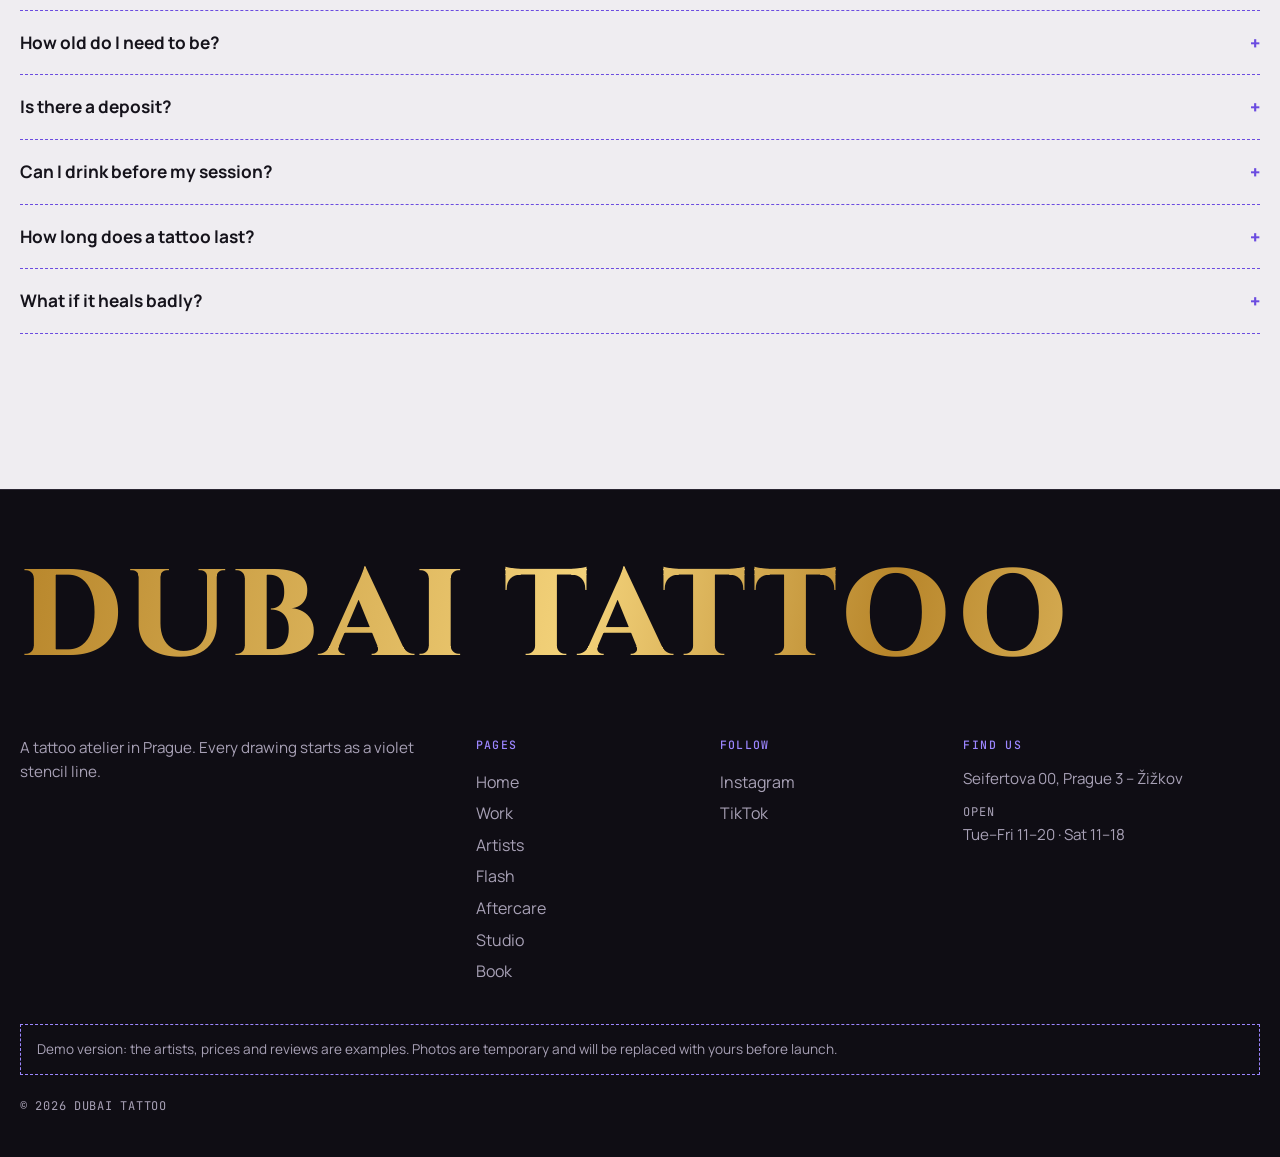
<file: atrament/pece.html>
<!doctype html>
<html lang="cs">
<head>
<meta charset="utf-8">
<meta name="viewport" content="width=device-width,initial-scale=1,viewport-fit=cover">
<title>Péče · Dubai Tattoo</title>
<meta name="description" content="Jak se hojí tetování den po dni, co dělat a čemu se vyhnout. Časté otázky.">
<link rel="preconnect" href="https://fonts.googleapis.com"><link rel="preconnect" href="https://fonts.gstatic.com" crossorigin>
<link rel="stylesheet" href="https://fonts.googleapis.com/css2?family=Cinzel:wght@800&family=Instrument+Serif:ital@0;1&family=JetBrains+Mono:wght@400;500&family=Manrope:wght@400;500;600;700&family=Syne:wght@700;800&display=swap">
<link rel="stylesheet" href="assets/site.css">
</head>
<body data-page="care">
<div id="hdr"></div>
<main>
  <section class="wrap page-head">
    <p class="kick" data-i="care.kick">Péče</p>
    <h1 class="inkfill" data-i="care.h1">Hojení</h1>
    <p class="lead" data-i="care.lead"></p>
  </section>

  <section class="wrap" style="padding-bottom:20px">
    <div class="heal">
      <div class="reg">
        <div class="heal-ph">
          <img id="healImg" src="img/d-peony.jpg" alt="">
          <div class="redness" id="red"></div>
          <div class="flakes" id="flk"></div>
          <div class="milk" id="mlk"></div>
        </div>
      </div>
      <div>
        <p class="mono" style="color:var(--stencil)"><span data-i="care.day"></span></p>
        <div class="dayout"><span id="dayN">3</span></div>
        <p class="stage-name" id="stName"></p>
        <p class="stage-text" id="stText"></p>
        <input type="range" id="day" min="0" max="35" step="1" value="3" data-i-label="care.slider" style="margin-top:18px">
        <div class="stage-marks" id="marks"></div>
      </div>
    </div>
  </section>

  <section class="wrap section">
    <div class="dodont">
      <div class="yes"><h3 data-i="care.do_h"></h3><ul id="doL"></ul></div>
      <div class="no"><h3 data-i="care.dont_h"></h3><ul id="dontL"></ul></div>
    </div>
  </section>

  <section class="wrap section" style="padding-top:0">
    <div class="section-head"><h2 data-i="care.faq_h"></h2></div>
    <div class="faq" id="faq"></div>
  </section>
</main>
<div id="ftr"></div>

<script src="assets/i18n.js"></script>
<script src="assets/art.js"></script>
<script>
var C={T:null,bound:false,starts:[0,3,7,15,31]};
function stageOf(d){return d<=2?0:d<=6?1:d<=14?2:d<=30?3:4;}
function show(){
  var t=C.T.care,d=+document.getElementById("day").value,s=stageOf(d),st=t.stages[s];
  document.getElementById("dayN").textContent=d>=31?"30+":d;
  document.getElementById("stName").textContent=st[0]+" · "+st[1];
  document.getElementById("stText").textContent=st[2];
  var red=Math.max(0,1-d/6),gloss=d<=3?1-d/3:0,flk=Math.max(0,1-Math.abs(d-10)/5),milk=d<13?0:Math.max(0,1-Math.abs(d-19)/12)*.38;
  document.getElementById("healImg").style.filter="saturate("+(1+.45*red)+") contrast("+(1+.12*gloss-.18*milk)+") blur("+(.7*red).toFixed(2)+"px)";
  document.getElementById("red").style.opacity=red;
  document.getElementById("flk").style.opacity=(flk*.85).toFixed(2);
  document.getElementById("mlk").style.opacity=milk.toFixed(2);
  document.querySelectorAll("#marks button").forEach(function(b,i){b.setAttribute("aria-pressed",String(i===s));});
}
window.renderPage=function(t){
  C.T=t;var c=t.care;
  document.getElementById("marks").innerHTML=c.stages.map(function(s,i){return '<button type="button" data-st="'+i+'">'+s[0]+'</button>';}).join("");
  document.getElementById("doL").innerHTML=c.do.map(function(x){return "<li>"+x+"</li>";}).join("");
  document.getElementById("dontL").innerHTML=c.dont.map(function(x){return "<li>"+x+"</li>";}).join("");
  document.getElementById("faq").innerHTML=c.faq.map(function(q){return "<details><summary>"+q[0]+"</summary><p>"+q[1]+"</p></details>";}).join("");
  if(!C.bound){C.bound=true;
    document.getElementById("day").addEventListener("input",show);
    document.getElementById("marks").addEventListener("click",function(e){var b=e.target.closest("[data-st]");if(!b)return;var i=+b.getAttribute("data-st");document.getElementById("day").value=[1,4,10,19,33][i];show();});
  }
  show();
};
</script>
<script src="assets/site.js"></script>
</body>
</html>
</file>
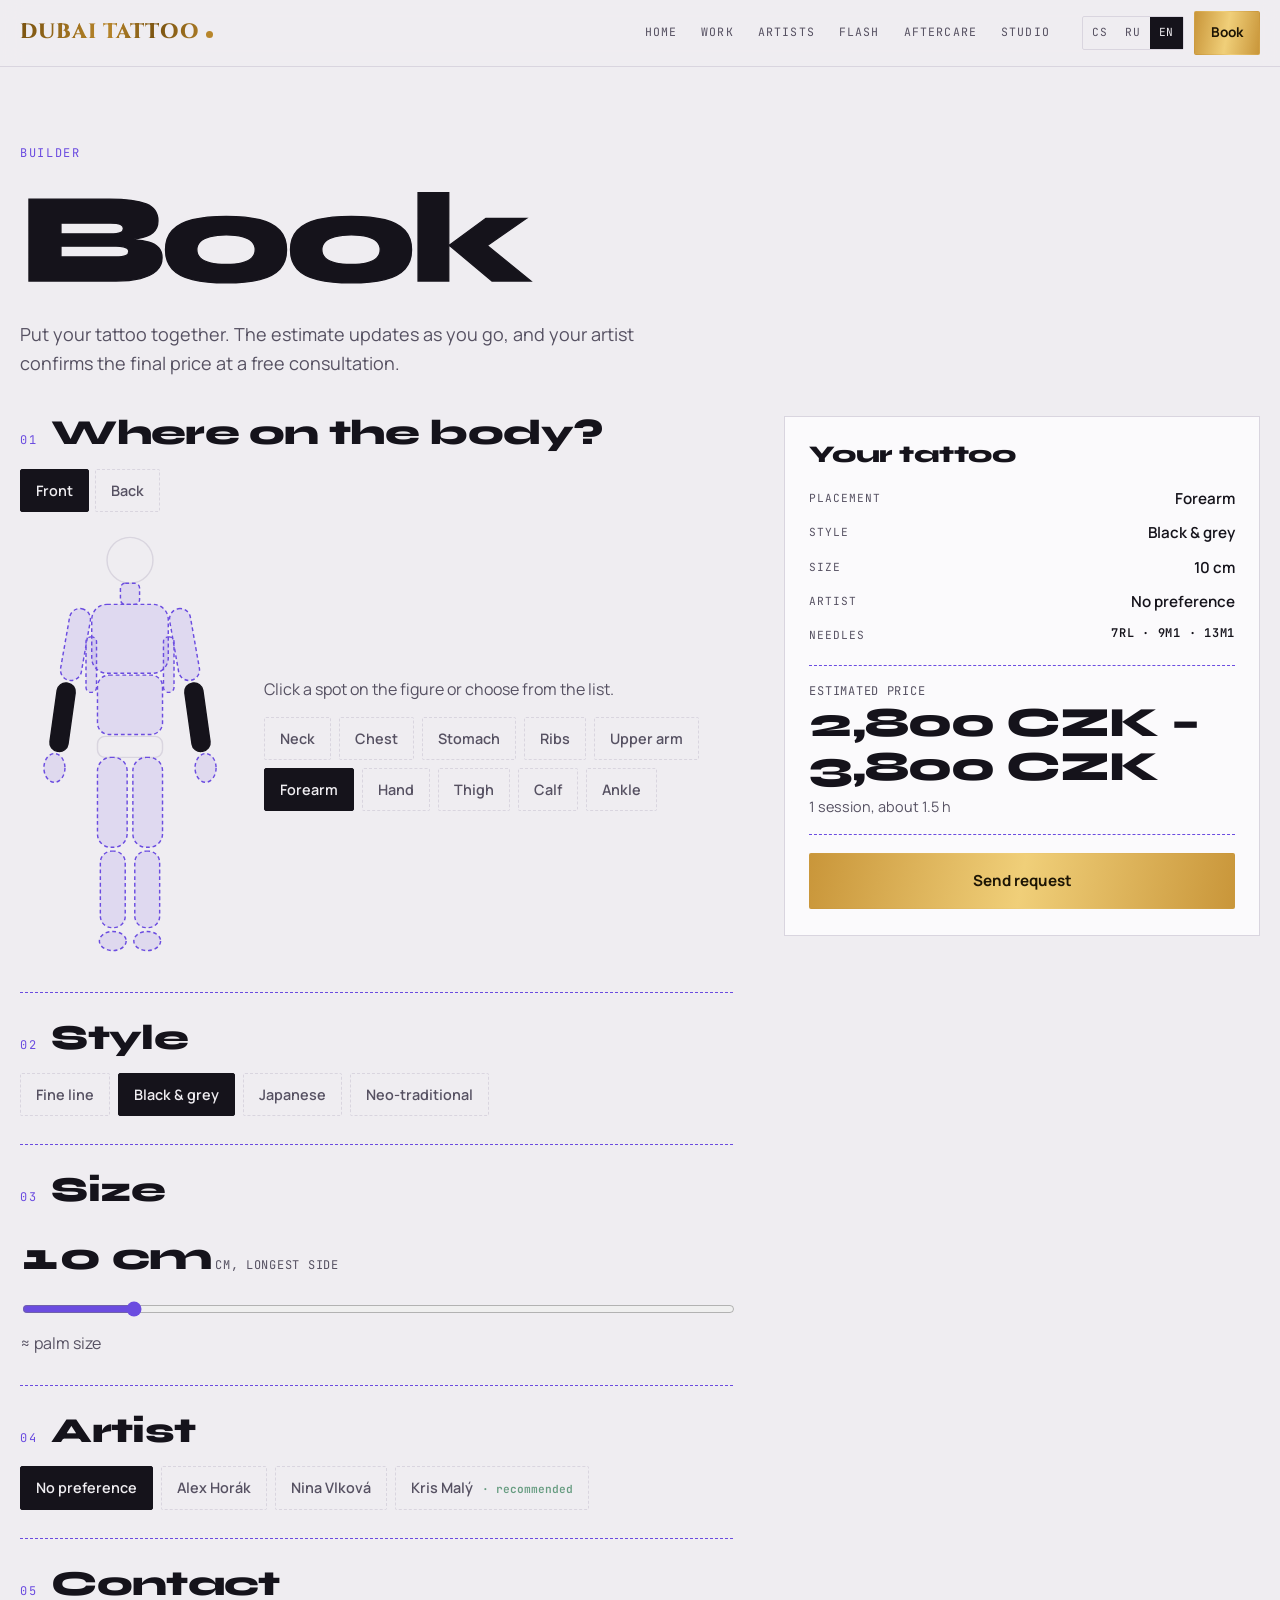
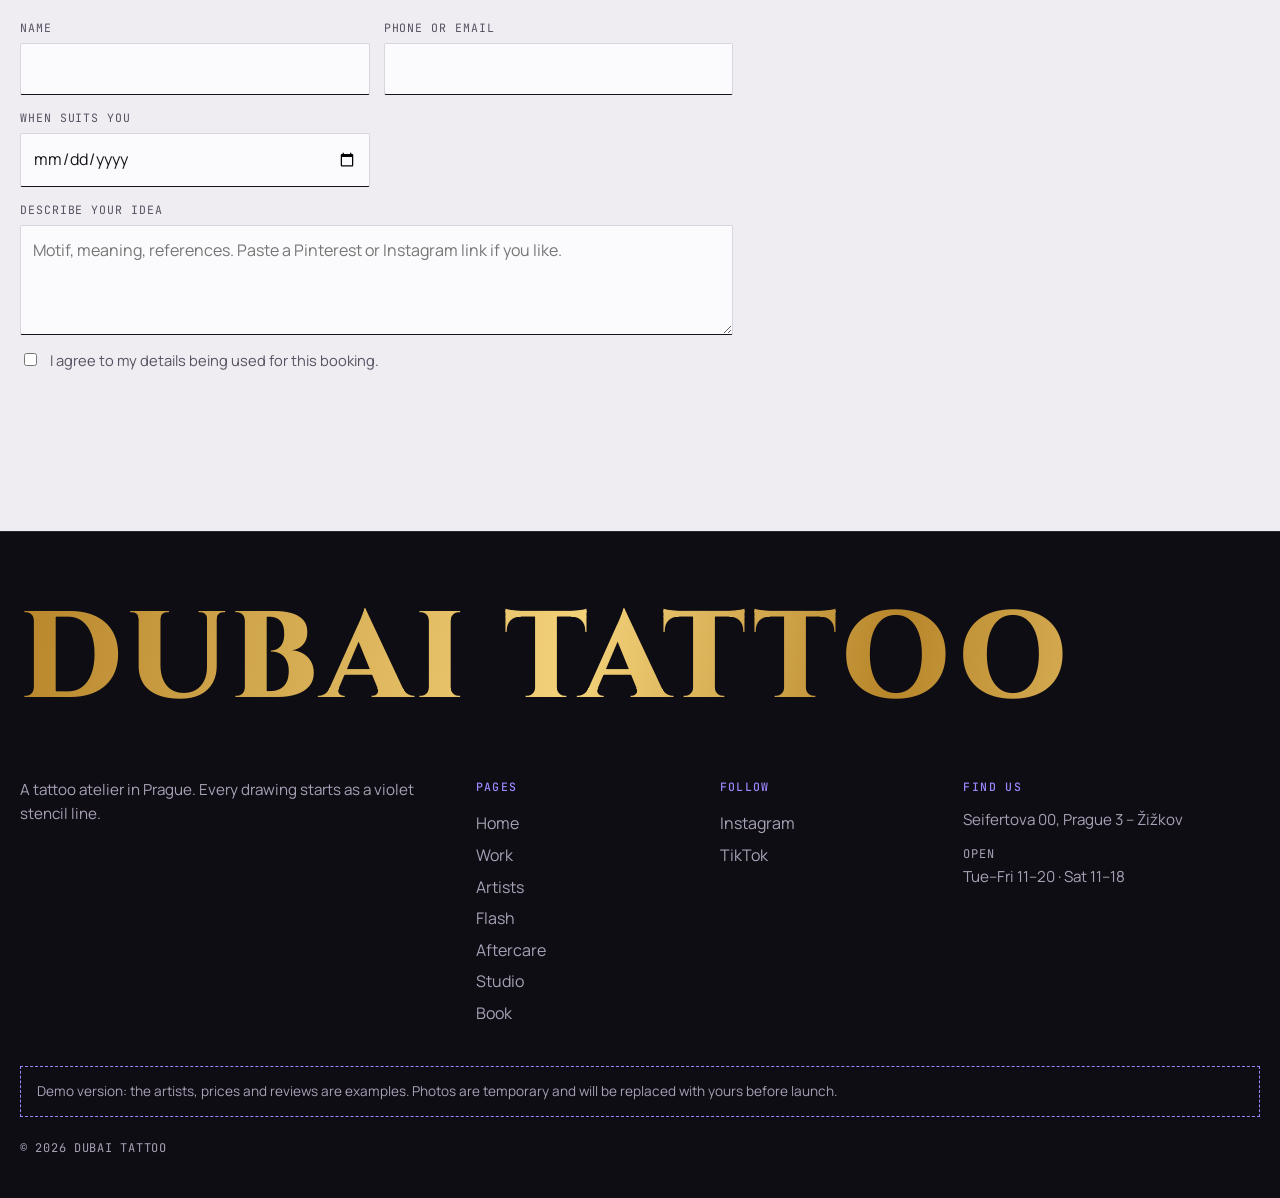
<file: atrament/rezervace.html>
<!doctype html>
<html lang="cs">
<head>
<meta charset="utf-8">
<meta name="viewport" content="width=device-width,initial-scale=1,viewport-fit=cover">
<title>Rezervace · Dubai Tattoo</title>
<meta name="description" content="Sestavte si tetování a hned uvidíte odhad ceny. Rezervace v ateliéru Dubai Tattoo, Praha 3.">
<link rel="preconnect" href="https://fonts.googleapis.com"><link rel="preconnect" href="https://fonts.gstatic.com" crossorigin>
<link rel="stylesheet" href="https://fonts.googleapis.com/css2?family=Cinzel:wght@800&family=Instrument+Serif:ital@0;1&family=JetBrains+Mono:wght@400;500&family=Manrope:wght@400;500;600;700&family=Syne:wght@700;800&display=swap">
<link rel="stylesheet" href="assets/site.css">
</head>
<body data-page="book">
<div id="hdr"></div>
<main>
  <section class="wrap page-head">
    <p class="kick" data-i="book.kick">Konstruktor</p>
    <h1 class="inkfill" data-i="book.h1">Rezervace</h1>
    <p class="lead" data-i="book.lead"></p>
  </section>

  <form class="wrap book" id="bk" novalidate style="padding-bottom:90px">
    <div>
      <section class="step">
        <div class="step-h"><span class="kick">01</span><h2 data-i="book.s1"></h2></div>
        <div class="side-toggle" role="group" id="sides">
          <button type="button" class="chip" data-side="front" aria-pressed="true" data-i="book.front"></button>
          <button type="button" class="chip" data-side="back" aria-pressed="false" data-i="book.back"></button>
        </div>
        <div class="bodymap">
          <svg id="body" viewBox="0 0 220 460" role="group">
            <circle class="figure-static" cx="110" cy="38" r="24"/>
            <rect class="figure-static" x="76" y="222" width="68" height="22" rx="8"/>
            <rect class="zone" data-zf="neck" data-zb="neck" x="100" y="62" width="20" height="22" rx="5"/>
            <rect class="zone" data-zf="chest" data-zb="blades" x="70" y="84" width="80" height="72" rx="16"/>
            <rect class="zone" data-zf="belly" data-zb="lowback" x="76" y="158" width="68" height="62" rx="12"/>
            <rect class="zone" data-zf="ribs" data-zb="ribs" x="64" y="118" width="11" height="58" rx="5"/>
            <rect class="zone" data-zf="ribs" data-zb="ribs" x="145" y="118" width="11" height="58" rx="5"/>
            <rect class="zone" data-zf="upperarm" data-zb="upperarm" x="42" y="88" width="22" height="76" rx="11" transform="rotate(10 53 126)"/>
            <rect class="zone" data-zf="upperarm" data-zb="upperarm" x="156" y="88" width="22" height="76" rx="11" transform="rotate(-10 167 126)"/>
            <rect class="zone" data-zf="forearm" data-zb="forearm" x="30" y="166" width="19" height="72" rx="9" transform="rotate(8 39.5 202)"/>
            <rect class="zone" data-zf="forearm" data-zb="forearm" x="171" y="166" width="19" height="72" rx="9" transform="rotate(-8 180.5 202)"/>
            <ellipse class="zone" data-zf="hand" data-zb="hand" cx="31" cy="255" rx="11" ry="15"/>
            <ellipse class="zone" data-zf="hand" data-zb="hand" cx="189" cy="255" rx="11" ry="15"/>
            <rect class="zone" data-zf="thigh" data-zb="thigh" x="76" y="244" width="31" height="94" rx="14"/>
            <rect class="zone" data-zf="thigh" data-zb="thigh" x="113" y="244" width="31" height="94" rx="14"/>
            <rect class="zone" data-zf="calf" data-zb="calf" x="79" y="342" width="26" height="80" rx="12"/>
            <rect class="zone" data-zf="calf" data-zb="calf" x="115" y="342" width="26" height="80" rx="12"/>
            <ellipse class="zone" data-zf="ankle" data-zb="ankle" cx="92" cy="436" rx="14" ry="10"/>
            <ellipse class="zone" data-zf="ankle" data-zb="ankle" cx="128" cy="436" rx="14" ry="10"/>
          </svg>
          <div>
            <p style="color:var(--ink-2)" data-i="book.s1_hint"></p>
            <div class="zone-list" id="zoneList" style="margin-top:14px"></div>
          </div>
        </div>
      </section>

      <section class="step">
        <div class="step-h"><span class="kick">02</span><h2 data-i="book.s2"></h2></div>
        <div id="flashSel" hidden style="gap:16px;align-items:center;margin-bottom:16px;padding:14px;border:1.5px dashed var(--stencil)"></div>
        <div class="optgrid" id="styleList"></div>
      </section>

      <section class="step">
        <div class="step-h"><span class="kick">03</span><h2 data-i="book.s3"></h2></div>
        <div class="size">
          <div><output id="sizeOut" for="size">10 cm</output> <span class="mono" style="color:var(--ink-2)" data-i="book.s3_unit"></span></div>
          <input type="range" id="size" min="3" max="50" step="1" value="10" data-i-label="book.s3">
          <p class="cmp" id="sizeCmp"></p>
        </div>
      </section>

      <section class="step">
        <div class="step-h"><span class="kick">04</span><h2 data-i="book.s4"></h2></div>
        <div class="optgrid" id="artistList"></div>
      </section>

      <section class="step">
        <div class="step-h"><span class="kick">05</span><h2 data-i="book.s5"></h2></div>
        <div class="form-grid">
          <div class="field"><label for="fName" data-i="book.f_name"></label><input id="fName" name="name" autocomplete="name" required></div>
          <div class="field"><label for="fContact" data-i="book.f_contact"></label><input id="fContact" name="contact" autocomplete="tel" required></div>
          <div class="field"><label for="fDate" data-i="book.f_date"></label><input id="fDate" name="date" type="date"></div>
          <div class="field full"><label for="fIdea" data-i="book.f_idea"></label><textarea id="fIdea" name="idea" data-i-ph="book.f_idea_ph"></textarea></div>
          <label class="check full" for="fOk"><input type="checkbox" id="fOk" required><span data-i="book.f_ok"></span></label>
        </div>
      </section>
    </div>

    <aside class="summary" aria-live="polite">
      <h2 data-i="book.sum_h"></h2>
      <dl class="sum-list" id="sum"></dl>
      <div class="estimate">
        <p class="mono" style="color:var(--ink-2)" data-i="book.est_l"></p>
        <p class="v" id="est"></p>
        <p class="s" id="estSub"></p>
      </div>
      <p id="need" hidden style="color:var(--stencil);font-weight:700;margin-bottom:12px"></p>
      <button class="btn" type="submit" data-i="book.send"></button>
      <div class="sent" id="sent">
        <p><b data-i="book.sent_h"></b></p>
        <p style="margin-top:8px;color:var(--ink-2);font-size:.92rem" data-i="book.sent_p"></p>
        <div class="copyrow"><button type="button" class="btn small line" id="copyBtn" data-i="book.copy"></button></div>
        <textarea id="copyText" readonly hidden style="width:100%;min-height:150px;margin-top:10px;font-family:var(--f-mono);font-size:.8rem"></textarea>
      </div>
    </aside>
  </form>
</main>
<div id="ftr"></div>

<script src="assets/i18n.js"></script>
<script src="assets/art.js"></script>
<script>
var ZM={neck:1.25,chest:1.15,belly:1.2,blades:1.1,lowback:1.15,ribs:1.35,upperarm:1,forearm:1,hand:1.3,thigh:1,calf:1.05,ankle:1.15};
var ORDER={front:["neck","chest","belly","ribs","upperarm","forearm","hand","thigh","calf","ankle"],back:["neck","blades","lowback","ribs","upperarm","forearm","hand","thigh","calf","ankle"]};
var RATE={fine:1800,bg:2000,jp:2200,neo:2100};
var NEEDLE={fine:"1RL · 3RL",bg:"7RL · 9M1 · 13M1",jp:"9RL · 15M1 · 23M1",neo:"9RL · 7M1"};
var REC={fine:"nina",bg:"kris",jp:"alex",neo:"kris"};
var S={side:"front",zone:"forearm",style:"bg",size:10,artist:"any",flash:null,T:null,lang:"cs",bound:false};

function readHash(){
  var A=window.ATR,h=location.hash.slice(1);
  if(h.indexOf("flash-")===0){var f=A.data.flash.filter(function(x){return x.id===h.slice(6)&&x.free;})[0];if(f){S.flash=f;S.style="flash";S.artist=f.artist;S.size=Math.max.apply(null,f.size.split("×").map(function(n){return parseInt(n,10);}));}}
  if(h.indexOf("artist-")===0&&A.artist(h.slice(7)))S.artist=h.slice(7);
}
function r100(n){return Math.round(n/100)*100;}
function calc(){
  var A=window.ATR,t=S.T.book;
  if(S.flash)return {main:A.fmt(S.flash.price),sub:t.flash_fixed,needles:A.artist(S.flash.artist).needles};
  var mult=ZM[S.zone]||1,h=(0.5+1.15*Math.pow(S.size/10,1.55))*mult,est=Math.max(1500,RATE[S.style]*h);
  var sub=h<=4.5?t.est_1.replace("{h}",String(Math.max(1,Math.round(h*2)/2)).replace(".",S.lang==="en"?".":",")):t.est_n.replace("{n}",Math.ceil(h/4));
  return {main:A.fmt(r100(est*.85))+" – "+A.fmt(r100(est*1.15)),sub:sub,needles:NEEDLE[S.style]};
}
function artistName(){var A=window.ATR;return S.artist==="any"?S.T.book.any:A.artist(S.artist).name;}
function update(){
  var A=window.ATR,t=S.T,b=t.book;
  document.querySelectorAll("#body .zone").forEach(function(z){var id=z.getAttribute(S.side==="front"?"data-zf":"data-zb");z.setAttribute("data-z",id);z.setAttribute("aria-label",t.zones[id]);z.setAttribute("aria-pressed",String(id===S.zone));z.classList.toggle("sel",id===S.zone);});
  document.querySelectorAll("#sides [data-side]").forEach(function(btn){btn.setAttribute("aria-pressed",String(btn.getAttribute("data-side")===S.side));});
  document.getElementById("zoneList").innerHTML=ORDER[S.side].map(function(z){return '<button type="button" class="chip" data-zone="'+z+'" aria-pressed="'+(z===S.zone)+'">'+t.zones[z]+'</button>';}).join("");
  var styles=["fine","bg","jp","neo"].map(function(s){return '<button type="button" class="chip" data-style="'+s+'" aria-pressed="'+(S.style===s)+'"'+(S.flash?' disabled':'')+'>'+t.styles[s]+'</button>';}).join("");
  document.getElementById("styleList").innerHTML=styles;
  var fs=document.getElementById("flashSel");
  if(S.flash){fs.hidden=false;fs.style.display="flex";fs.innerHTML='<div class="art inked" style="height:90px;width:70px;flex:none">'+ART(S.flash.id)+'</div><div style="flex:1"><p class="mono" style="color:var(--stencil)">'+b.flash_sel+'</p><p style="font-weight:700;font-size:1.15rem">'+t.flashData[S.flash.id]+' · '+A.fmt(S.flash.price)+'</p><p style="color:var(--ink-2)">'+S.flash.size+' cm</p></div><button type="button" class="chip" id="clearFlash">'+b.flash_clear+'</button>';}
  else{fs.hidden=true;fs.style.display="none";fs.innerHTML="";}
  var sz=document.getElementById("size");sz.value=S.size;sz.disabled=!!S.flash;
  document.getElementById("sizeOut").textContent=S.size+" cm";
  var ci=S.size<=4?0:S.size<=9?1:S.size<=14?2:S.size<=24?3:S.size<=35?4:5;
  document.getElementById("sizeCmp").textContent="≈ "+b.sizes[ci];
  var rec=S.flash?null:REC[S.style];
  document.getElementById("artistList").innerHTML='<button type="button" class="chip" data-artist="any" aria-pressed="'+(S.artist==="any")+'">'+b.any+'</button>'+A.data.artists.map(function(a){return '<button type="button" class="chip" data-artist="'+a.id+'" aria-pressed="'+(S.artist===a.id)+'">'+a.name+(a.id===rec?' <span class="c" style="color:var(--ok)">· '+b.rec+'</span>':'')+'</button>';}).join("");
  var c=calc();
  document.getElementById("sum").innerHTML='<dt>'+b.sum_zone+'</dt><dd>'+(S.zone?t.zones[S.zone]:b.pick_zone)+'</dd><dt>'+b.sum_style+'</dt><dd>'+(S.flash?t.styles.flash+": "+t.flashData[S.flash.id]:t.styles[S.style])+'</dd><dt>'+b.sum_size+'</dt><dd>'+S.size+' cm</dd><dt>'+b.sum_artist+'</dt><dd>'+artistName()+'</dd><dt>'+b.sum_needles+'</dt><dd class="mono" style="text-transform:none">'+c.needles+'</dd>';
  document.getElementById("est").textContent=c.main;
  document.getElementById("estSub").textContent=c.sub;
}
function requestText(){
  var t=S.T,b=t.book,c=calc(),v=function(id){return document.getElementById(id).value.trim();};
  return [b.req+" · Dubai Tattoo",b.sum_zone+": "+t.zones[S.zone],b.sum_style+": "+(S.flash?t.styles.flash+" – "+t.flashData[S.flash.id]:t.styles[S.style]),b.sum_size+": "+S.size+" cm",b.sum_artist+": "+artistName(),b.est_l+": "+c.main+" ("+c.sub+")",b.f_date+": "+(v("fDate")||"—"),b.f_idea+": "+(v("fIdea")||"—"),b.f_name+": "+v("fName"),b.f_contact+": "+v("fContact")].join("\n");
}
function bind(){
  S.bound=true;
  document.getElementById("body").addEventListener("click",function(e){var z=e.target.closest(".zone");if(z){S.zone=z.getAttribute("data-z");update();}});
  document.getElementById("body").addEventListener("keydown",function(e){var z=e.target.closest(".zone");if(z&&(e.key==="Enter"||e.key===" ")){e.preventDefault();S.zone=z.getAttribute("data-z");update();}});
  document.querySelectorAll("#body .zone").forEach(function(z){z.setAttribute("tabindex","0");z.setAttribute("role","button");});
  document.getElementById("sides").addEventListener("click",function(e){var b=e.target.closest("[data-side]");if(!b)return;S.side=b.getAttribute("data-side");var swap={chest:"blades",belly:"lowback",blades:"chest",lowback:"belly"};if(ORDER[S.side].indexOf(S.zone)<0&&swap[S.zone])S.zone=swap[S.zone];update();});
  document.getElementById("bk").addEventListener("click",function(e){
    var z=e.target.closest("[data-zone]"),st=e.target.closest("[data-style]"),ar=e.target.closest("[data-artist]");
    if(z){S.zone=z.getAttribute("data-zone");update();}
    if(st&&!S.flash){S.style=st.getAttribute("data-style");update();}
    if(ar){S.artist=ar.getAttribute("data-artist");update();}
    if(e.target.id==="clearFlash"){S.flash=null;S.style="bg";S.size=10;history.replaceState(null,"",location.pathname);update();}
  });
  document.getElementById("size").addEventListener("input",function(e){S.size=+e.target.value;update();});
  document.getElementById("bk").addEventListener("submit",function(e){
    e.preventDefault();
    var need=document.getElementById("need"),miss=["fName","fContact"].filter(function(id){return !document.getElementById(id).value.trim();});
    if(!document.getElementById("fOk").checked)miss.push("fOk");
    if(miss.length||!S.zone){need.textContent=S.T.book.need;need.hidden=false;document.getElementById(miss[0]||"fName").focus();return;}
    need.hidden=true;document.getElementById("sent").classList.add("show");document.getElementById("copyText").value=requestText();
  });
  document.getElementById("copyBtn").addEventListener("click",function(){
    var btn=this,txt=requestText(),ta=document.getElementById("copyText");ta.value=txt;
    function fallback(){ta.hidden=false;ta.focus();ta.select();}
    try{navigator.clipboard.writeText(txt).then(function(){btn.textContent=S.T.book.copied;setTimeout(function(){btn.textContent=S.T.book.copy;},1800);},fallback);}catch(err){fallback();}
  });
}
window.renderPage=function(t,lang){
  S.T=t;S.lang=lang;
  if(!S.bound){readHash();bind();}
  update();
};
</script>
<script src="assets/site.js"></script>
</body>
</html>
</file>
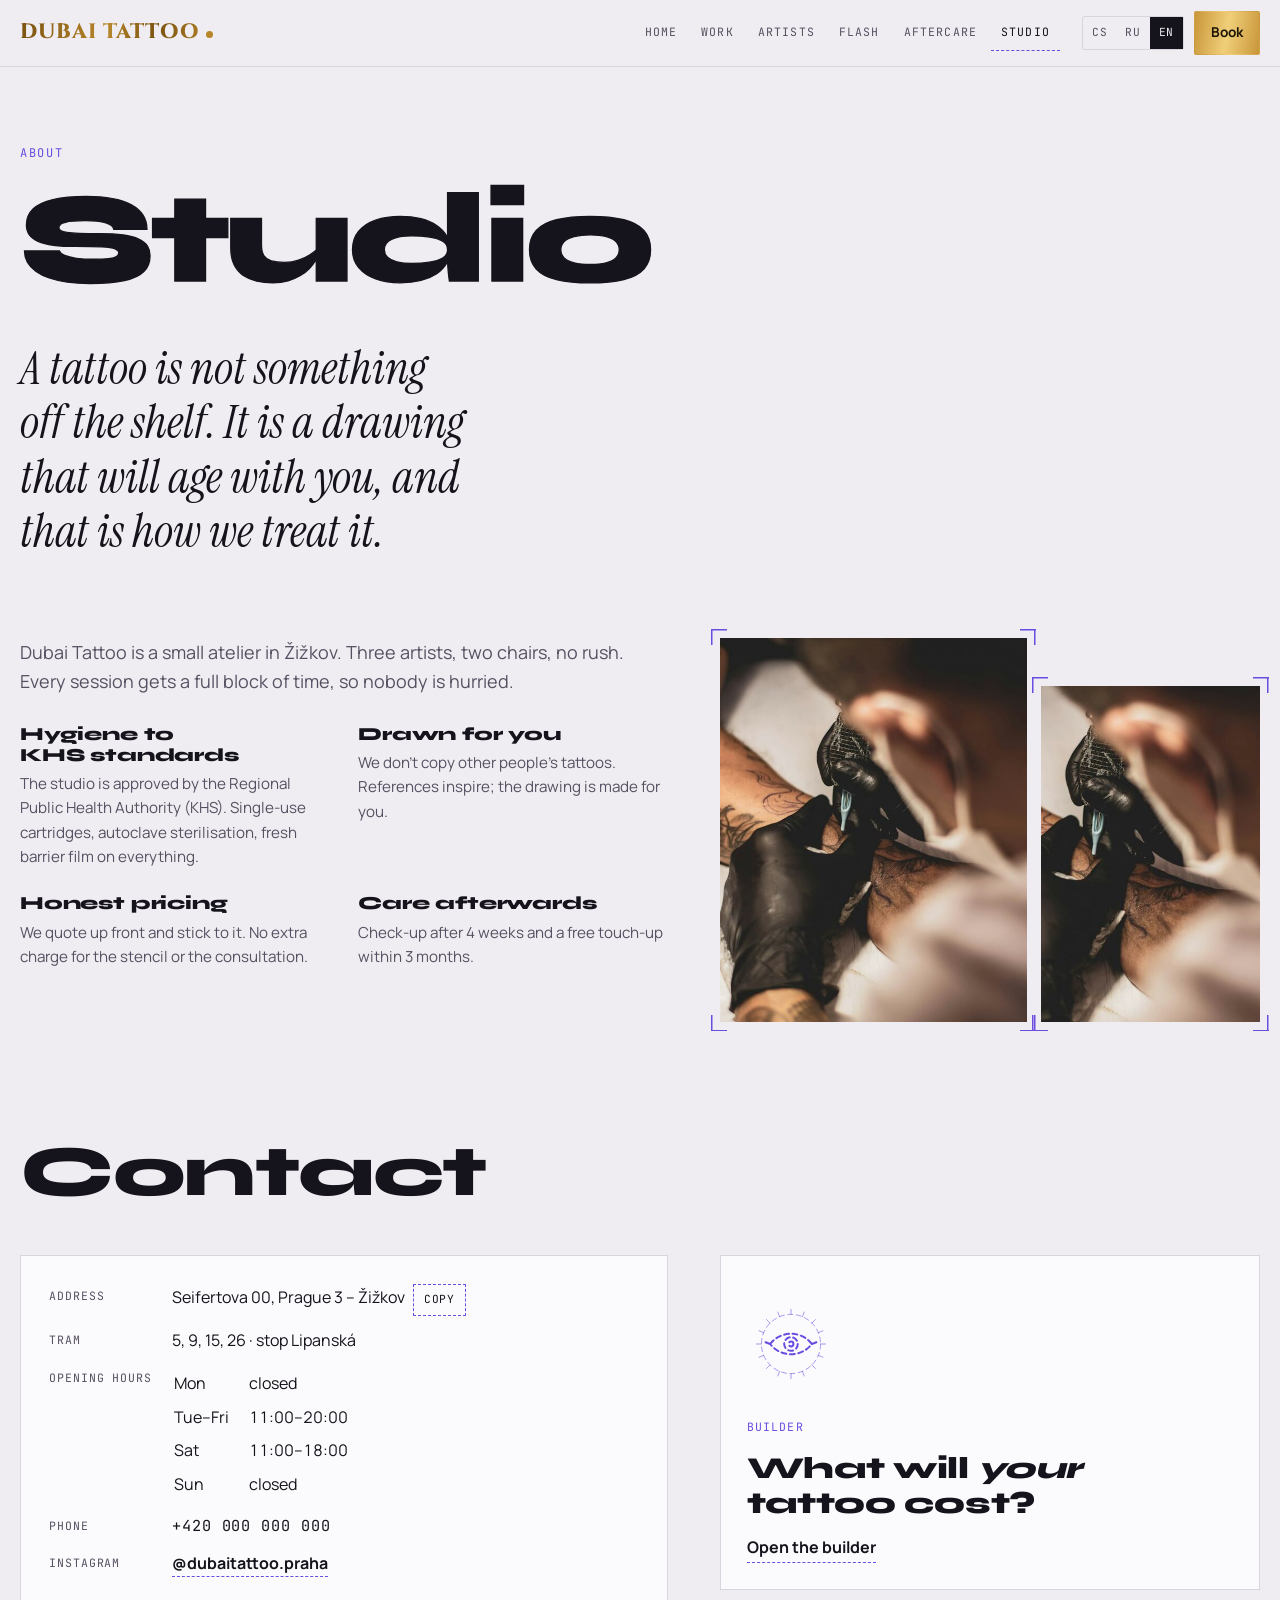
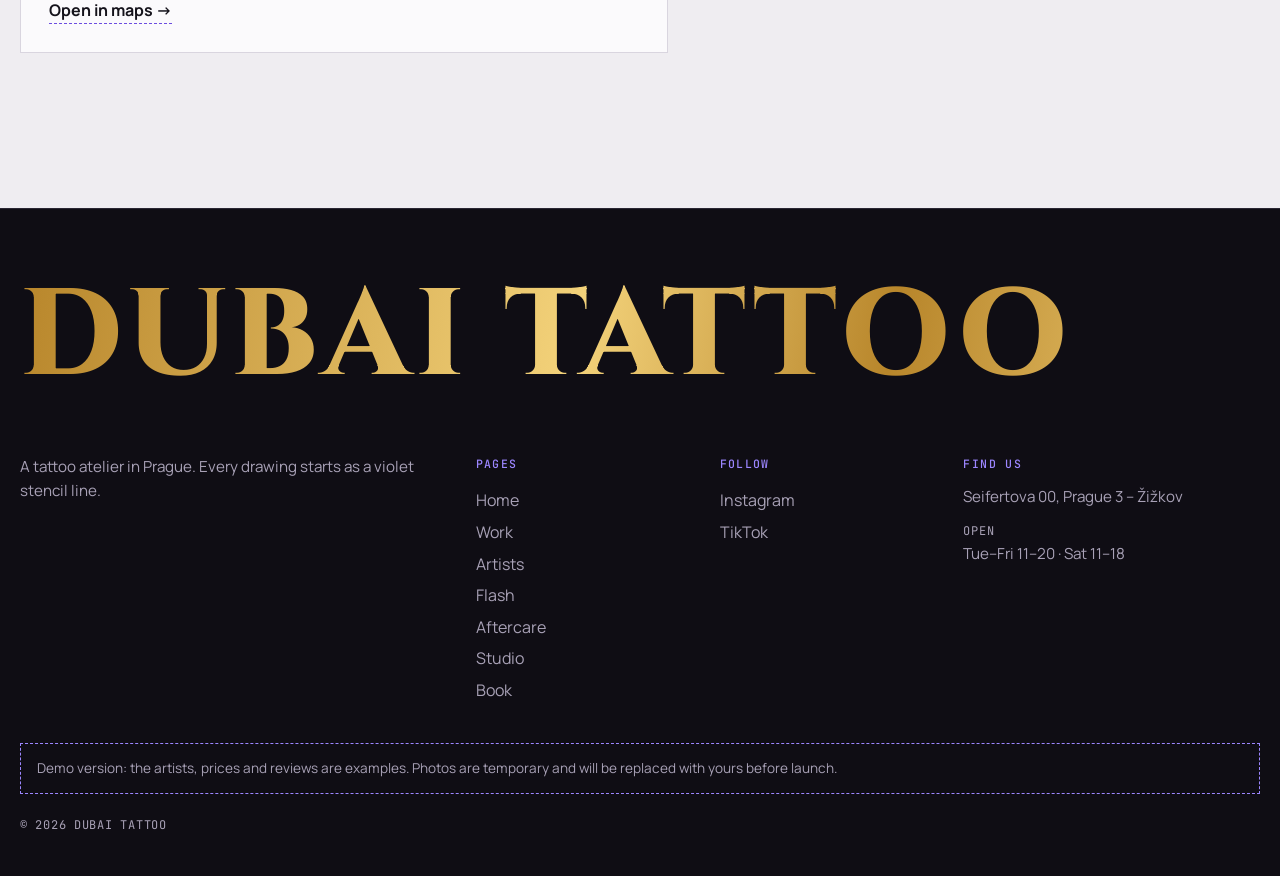
<file: atrament/studio.html>
<!doctype html>
<html lang="cs">
<head>
<meta charset="utf-8">
<meta name="viewport" content="width=device-width,initial-scale=1,viewport-fit=cover">
<title>Studio · Dubai Tattoo</title>
<meta name="description" content="Tetovací ateliér Dubai Tattoo na Žižkově: hygiena podle KHS, kresby na míru, kontakt a otevírací doba.">
<link rel="preconnect" href="https://fonts.googleapis.com"><link rel="preconnect" href="https://fonts.gstatic.com" crossorigin>
<link rel="stylesheet" href="https://fonts.googleapis.com/css2?family=Cinzel:wght@800&family=Instrument+Serif:ital@0;1&family=JetBrains+Mono:wght@400;500&family=Manrope:wght@400;500;600;700&family=Syne:wght@700;800&display=swap">
<link rel="stylesheet" href="assets/site.css">
</head>
<body data-page="studio">
<div id="hdr"></div>
<main>
  <section class="wrap page-head">
    <p class="kick" data-i="studio.kick">O nás</p>
    <h1 class="inkfill" data-i="studio.h1">Studio</h1>
  </section>

  <section class="wrap" style="padding-bottom:60px">
    <p class="manifest" data-i="studio.manifest"></p>
  </section>

  <section class="wrap section" style="padding-top:20px">
    <div class="studio-grid">
      <div>
        <p class="lead" data-i="studio.lead"></p>
        <div class="values" id="values"></div>
      </div>
      <div class="studio-photos">
        <div class="reg"><img src="img/w-process.jpg" alt="" style="object-position:60% 50%"></div>
        <div class="reg" style="margin-top:48px"><img src="img/d-hands.jpg" alt=""></div>
      </div>
    </div>
  </section>

  <section class="wrap section" style="padding-top:0">
    <div class="section-head"><h2 data-i="studio.contact_h"></h2></div>
    <div class="studio-grid">
      <div class="contact-card">
        <dl>
          <dt data-i="studio.address_l"></dt><dd><span id="addr" data-i="ftr.address"></span><button type="button" class="copy" id="copyAddr" data-i="studio.copy"></button></dd>
          <dt data-i="studio.tram_l"></dt><dd data-i="studio.tram"></dd>
          <dt data-i="studio.hours_l"></dt><dd><table class="hours"><tbody id="hours"></tbody></table></dd>
          <dt data-i="studio.phone_l"></dt><dd class="mono" style="text-transform:none;font-size:.95rem">+420 000 000 000</dd>
          <dt data-i="studio.ig_l"></dt><dd><a class="link" href="https://www.instagram.com/" target="_blank" rel="noopener">@dubaitattoo.praha</a></dd>
        </dl>
        <p style="margin-top:22px"><a class="link" href="https://www.google.com/maps/search/?api=1&amp;query=Seifertova%2C%20Praha%203" target="_blank" rel="noopener" data-i="studio.map"></a></p>
      </div>
      <a class="path" href="rezervace.html" style="justify-content:space-between">
        <div class="art" data-art="eye"></div>
        <span class="tag" data-i="book.kick"></span>
        <h3 data-i="home.cta_h"></h3>
        <span class="go link" data-i="home.cta_btn"></span>
      </a>
    </div>
  </section>
</main>
<div id="ftr"></div>

<script src="assets/i18n.js"></script>
<script src="assets/art.js"></script>
<script>
var bound=false;
window.renderPage=function(t){
  var s=t.studio;
  document.querySelectorAll("[data-art]").forEach(function(el){el.innerHTML=ART(el.getAttribute("data-art"));});
  document.getElementById("values").innerHTML=s.values.map(function(v){return "<div><h3>"+v[0]+"</h3><p>"+v[1]+"</p></div>";}).join("");
  document.getElementById("hours").innerHTML=s.days.map(function(d){return "<tr><td>"+d[0]+"</td><td>"+d[1]+"</td></tr>";}).join("");
  if(!bound){bound=true;document.getElementById("copyAddr").addEventListener("click",function(){
    var b=this,txt=document.getElementById("addr").textContent,T=window.ATR.dict().studio;
    function sel(){var r=document.createRange();r.selectNodeContents(document.getElementById("addr"));var g=getSelection();g.removeAllRanges();g.addRange(r);}
    try{navigator.clipboard.writeText(txt).then(function(){b.textContent=T.copied;setTimeout(function(){b.textContent=T.copy;},1600);},sel);}catch(e){sel();}
  });}
};
</script>
<script src="assets/site.js"></script>
</body>
</html>
</file>
<file: atrament/assets/site.css>
/* Layout: a stencil transfer sheet. Editorial grid, registration marks around images,
   violet transfer lines that get "inked" black on interaction. */
:root{
  --ground:#efedf1; --paper:#fbfafc; --ink:#15131b; --ink-2:#565162; --line:#d9d5df;
  --stencil:#6b4ce0; --stencil-soft:#6b4ce01f; --ok:#2e7a52; --muted:#a29cad;
  --gold-a:#7a5310; --gold-b:#b8862b; --gold-btn:#c9963a; --gold-btn-2:#f0cf79;
  --f-display:'Syne','Arial Black',system-ui,sans-serif;
  --f-serif:'Instrument Serif',Georgia,'Times New Roman',serif;
  --f-body:'Manrope',system-ui,-apple-system,'Segoe UI',sans-serif;
  --f-mono:'JetBrains Mono',ui-monospace,'SFMono-Regular',Menlo,monospace;
  --maxw:1240px;
  color-scheme:light;
}
@media (prefers-color-scheme:dark){
  :root:not([data-theme="light"]){--ground:#121017;--paper:#1b1822;--ink:#eeebf4;--ink-2:#a8a2b5;--line:#2e2a39;--stencil:#9c86ff;--stencil-soft:#9c86ff26;--ok:#5cc28c;--muted:#615b6e;--gold-a:#b8862b;--gold-b:#f3d27a;color-scheme:dark}
}
:root[data-theme="dark"]{--ground:#121017;--paper:#1b1822;--ink:#eeebf4;--ink-2:#a8a2b5;--line:#2e2a39;--stencil:#9c86ff;--stencil-soft:#9c86ff26;--ok:#5cc28c;--muted:#615b6e;--gold-a:#b8862b;--gold-b:#f3d27a;color-scheme:dark}

*,*::before,*::after{box-sizing:border-box}
html{scroll-behavior:smooth;-webkit-text-size-adjust:100%}
body{margin:0;background:var(--ground);color:var(--ink);font:400 16px/1.6 var(--f-body);overflow-x:hidden}
body::before{content:"";position:fixed;inset:0 0 auto;height:env(safe-area-inset-top,0px);z-index:60;background:var(--ground)}
img{max-width:100%;display:block}
a{color:inherit}
button,input,select,textarea{font:inherit;color:inherit}
:focus-visible{outline:2px dashed var(--stencil);outline-offset:3px}
h1,h2,h3{font-family:var(--f-display);font-weight:800;letter-spacing:-.02em;line-height:.98;margin:0;text-wrap:balance}
h2{font-size:clamp(2.2rem,5.6vw,4.6rem)}
h3{font-size:1.35rem;letter-spacing:-.01em;line-height:1.15}
p{margin:0}
em.s,.serif{font-family:var(--f-serif);font-style:italic;font-weight:400;letter-spacing:0}

.wrap{width:100%;padding-left:max(16px,env(safe-area-inset-left,0px),calc((100% - var(--maxw))/2));padding-right:max(16px,env(safe-area-inset-right,0px),calc((100% - var(--maxw))/2))}
.mono{font-family:var(--f-mono);font-size:.75rem;letter-spacing:.06em;text-transform:uppercase}
.kick{font-family:var(--f-mono);font-size:.75rem;letter-spacing:.14em;text-transform:uppercase;color:var(--stencil)}
.lead{font-size:1.125rem;color:var(--ink-2);max-width:60ch}
.section{padding-block:clamp(64px,9vw,120px)}
.section-head{display:grid;grid-template-columns:minmax(0,1fr) auto;align-items:end;gap:24px;margin-bottom:clamp(28px,4vw,48px)}
.section-head .lead{margin-top:14px}
.rule{border:0;border-top:1px dashed var(--stencil);opacity:.6;margin:0}

/* buttons */
.btn{display:inline-flex;align-items:center;justify-content:center;gap:10px;padding:15px 24px;border-radius:2px;border:1.5px solid transparent;background:linear-gradient(100deg,var(--gold-btn),var(--gold-btn-2) 50%,var(--gold-btn));color:#1d1505;font-weight:700;font-size:.95rem;text-decoration:none;cursor:pointer;transition:background .25s,border-color .25s,color .25s,transform .25s}
.btn:hover{background:var(--ink);border-color:var(--ink);color:var(--ground)}
.btn.line{background:transparent;color:var(--ink);border:1.5px dashed var(--stencil)}
.btn.line:hover{border-style:solid;border-color:var(--ink);background:var(--ink);color:var(--ground)}
.btn.small{padding:10px 16px;font-size:.85rem}
.btn[disabled]{opacity:.45;cursor:not-allowed}
.link{font-weight:700;text-decoration:none;border-bottom:1.5px dashed var(--stencil);padding-bottom:2px}
.link:hover{border-bottom-style:solid;border-color:var(--ink)}

/* registration marks around framed images */
.reg{position:relative}
.reg::after{content:"";position:absolute;inset:-9px;pointer-events:none;
  background:
   linear-gradient(var(--stencil),var(--stencil)) left top/16px 1.5px no-repeat,
   linear-gradient(var(--stencil),var(--stencil)) left top/1.5px 16px no-repeat,
   linear-gradient(var(--stencil),var(--stencil)) right top/16px 1.5px no-repeat,
   linear-gradient(var(--stencil),var(--stencil)) right top/1.5px 16px no-repeat,
   linear-gradient(var(--stencil),var(--stencil)) left bottom/16px 1.5px no-repeat,
   linear-gradient(var(--stencil),var(--stencil)) left bottom/1.5px 16px no-repeat,
   linear-gradient(var(--stencil),var(--stencil)) right bottom/16px 1.5px no-repeat,
   linear-gradient(var(--stencil),var(--stencil)) right bottom/1.5px 16px no-repeat}

/* stencil -> ink headline fill */
.inkfill{color:transparent;-webkit-text-stroke:1.3px var(--stencil);
  background:linear-gradient(90deg,var(--ink) 0 50%,transparent 50% 100%);background-size:200% 100%;background-position:100% 0;
  -webkit-background-clip:text;background-clip:text;animation:inkin 1.9s .25s cubic-bezier(.65,.05,.25,1) forwards}
@keyframes inkin{to{background-position:0 0;-webkit-text-stroke-color:transparent}}

/* header */
.hdr{position:sticky;top:env(safe-area-inset-top,0px);z-index:50;background:color-mix(in srgb,var(--ground) 88%,transparent);backdrop-filter:blur(10px);-webkit-backdrop-filter:blur(10px);border-bottom:1px solid var(--line)}
.hdr-in{display:flex;align-items:center;gap:22px;min-height:66px}
.logo{font-family:'Cinzel',Georgia,'Times New Roman',serif;font-weight:800;font-size:1.3rem;letter-spacing:.05em;background:linear-gradient(100deg,var(--gold-a),var(--gold-b) 45%,var(--gold-a) 70%,var(--gold-b));-webkit-background-clip:text;background-clip:text;color:transparent;text-decoration:none;display:inline-flex;align-items:baseline;gap:6px}
.logo i{width:7px;height:7px;border-radius:50%;background:var(--gold-b);display:inline-block}
.nav{display:flex;gap:4px;margin-left:auto;align-items:center}
.nav a{font-family:var(--f-mono);font-size:.72rem;letter-spacing:.1em;text-transform:uppercase;text-decoration:none;padding:8px 10px;color:var(--ink-2);border-bottom:1.5px solid transparent}
.nav a:hover{color:var(--ink)}
.nav a[aria-current="page"]{color:var(--ink);border-bottom:1.5px dashed var(--stencil)}
.hdr-tools{display:flex;align-items:center;gap:10px}
.lang{display:flex;border:1px solid var(--line);border-radius:2px}
.lang button{background:none;border:0;padding:7px 9px;font-family:var(--f-mono);font-size:.7rem;letter-spacing:.06em;cursor:pointer;color:var(--ink-2)}
.lang button[aria-pressed="true"]{background:var(--ink);color:var(--ground)}
.mnav{position:fixed;left:0;right:0;bottom:0;top:calc(env(safe-area-inset-top,0px) + 67px);z-index:49;background:var(--ground);overflow:auto;padding-block:20px 40px}
.mnav-in{display:grid}
.mnav a{font-family:var(--f-display);font-weight:800;font-size:clamp(2rem,9vw,2.6rem);letter-spacing:-.02em;text-decoration:none;padding:8px 0;border-bottom:1px dashed var(--line)}
.mnav a[aria-current="page"],.mnav .mnav-book{color:var(--stencil)}
body.menu-open{overflow:hidden}
.mnav-lang{margin-top:28px;justify-self:start}
@media (max-width:420px){.hdr-tools .lang{display:none}}
.menu-btn{display:none;background:none;border:1.5px dashed var(--stencil);padding:8px 12px;font-family:var(--f-mono);font-size:.72rem;letter-spacing:.1em;text-transform:uppercase;cursor:pointer}

/* footer */
/* footer is a fixed dark band in both themes, so the gold wordmark always sits on black */
.ftr{--ink:#f1eef6;--ink-2:#a8a1b6;--stencil:#9c86ff;--line:#2a2633;--gold-1:#b8862b;--gold-2:#f3d27a;background:#0f0d14;color:var(--ink);border-top:1px solid var(--line);padding-block:64px 40px;margin-top:40px}
.ftr-word{overflow:hidden;white-space:nowrap;font-family:'Cinzel',Georgia,'Times New Roman',serif;font-weight:800;font-size:clamp(1.8rem,9.6vw,8.4rem);line-height:1.05;letter-spacing:.04em;margin-bottom:48px;padding-bottom:.04em;user-select:none;
  background:linear-gradient(100deg,var(--gold-1),var(--gold-2) 45%,var(--gold-1) 70%,var(--gold-2));-webkit-background-clip:text;background-clip:text;color:transparent}
.ftr-grid{display:grid;grid-template-columns:2fr 1fr 1fr 1.4fr;gap:32px}
.ftr-grid h4{font-family:var(--f-mono);font-size:.72rem;letter-spacing:.12em;text-transform:uppercase;color:var(--stencil);margin:0 0 12px;font-weight:500}
.ftr-grid a{display:block;text-decoration:none;color:var(--ink-2);padding:3px 0}
.ftr-grid a:hover{color:var(--ink)}
.ftr-grid p{color:var(--ink-2);font-size:.95rem}
.demo-note{margin-top:36px;padding:14px 16px;border:1px dashed var(--stencil);color:var(--ink-2);font-size:.85rem}

/* page wipe transition */
.wipe{position:fixed;inset:0;z-index:100;pointer-events:none;background:var(--ink);transform:translateY(101%);visibility:hidden}
html.leaving .wipe{visibility:visible}
.wipe::before{content:"";position:absolute;left:0;right:0;top:-3px;border-top:3px dashed var(--stencil)}
html.leaving .wipe{transform:translateY(0);transition:transform .42s cubic-bezier(.7,0,.3,1)}

/* cursor ring */
.ring{position:fixed;left:0;top:0;width:34px;height:34px;margin:-17px 0 0 -17px;border:1.5px dashed var(--stencil);border-radius:50%;pointer-events:none;z-index:90;transition:width .2s,height .2s,margin .2s,background .2s,border-color .2s;opacity:0}
.ring.on{opacity:1}
.ring.hot{width:58px;height:58px;margin:-29px 0 0 -29px;background:var(--stencil-soft);border-style:solid}

/* ---------- HOME ---------- */
.hero{display:grid;grid-template-columns:minmax(0,1.05fr) minmax(0,.95fr);gap:clamp(28px,5vw,72px);align-items:center;padding-block:clamp(40px,6vw,84px) clamp(56px,7vw,96px)}
.hero h1{font-size:clamp(2.6rem,6.6vw,6rem);line-height:.9;letter-spacing:-.035em;margin-top:18px}
.hero h1 em{font-family:var(--f-serif);font-weight:400;font-style:italic;letter-spacing:-.01em}
.hero .lead{margin-top:26px}
.hero-actions{display:flex;flex-wrap:wrap;gap:12px;margin-top:32px}
.hero-facts{display:flex;flex-wrap:wrap;gap:8px 26px;margin-top:34px;color:var(--ink-2)}
.hero-facts span::before{content:"✕ ";color:var(--stencil)}
.reveal{position:relative;aspect-ratio:4/5;max-width:100%;overflow:hidden;background:var(--paper);touch-action:pan-y}
.reveal img{position:absolute;inset:0;width:100%;height:100%;object-fit:cover}
.reveal .bw{filter:grayscale(1) contrast(1.06) brightness(1.02)}
.reveal .col{--x:62%;--y:38%;
  -webkit-mask-image:radial-gradient(circle 150px at var(--x) var(--y),#000 55%,transparent 72%),radial-gradient(circle 70px at calc(var(--x) + 95px) calc(var(--y) - 55px),#000 45%,transparent 72%),radial-gradient(circle 48px at calc(var(--x) - 92px) calc(var(--y) + 80px),#000 45%,transparent 72%);
          mask-image:radial-gradient(circle 150px at var(--x) var(--y),#000 55%,transparent 72%),radial-gradient(circle 70px at calc(var(--x) + 95px) calc(var(--y) - 55px),#000 45%,transparent 72%),radial-gradient(circle 48px at calc(var(--x) - 92px) calc(var(--y) + 80px),#000 45%,transparent 72%)}
.reveal-cap{position:absolute;left:14px;right:14px;bottom:12px;display:flex;justify-content:space-between;gap:10px;color:#fff;text-shadow:0 1px 6px #0008;z-index:2}
.hint{margin-top:16px;color:var(--ink-2)}

.paths{display:grid;grid-template-columns:repeat(3,minmax(0,1fr));gap:18px}
.path{display:flex;flex-direction:column;gap:14px;padding:28px 26px 26px;background:var(--paper);border:1px solid var(--line);text-decoration:none;position:relative;transition:border-color .25s,transform .25s}
.path:hover{border-color:var(--stencil);transform:translateY(-3px)}
.path .tag{font-family:var(--f-mono);font-size:.72rem;letter-spacing:.1em;text-transform:uppercase;color:var(--stencil)}
.path h3{font-size:1.9rem}
.path p{color:var(--ink-2)}
.path .go{margin-top:auto;font-weight:700;align-self:flex-start}
.path .art{height:120px}
.path svg{height:100%;width:auto}

.strip{display:grid;grid-template-columns:repeat(6,minmax(0,1fr));gap:14px}
.strip a{display:block;aspect-ratio:3/4;overflow:hidden;background:var(--paper)}
.strip img{width:100%;height:100%;object-fit:cover;transition:transform .6s,filter .6s;filter:grayscale(.35)}
.strip a:hover img{transform:scale(1.06);filter:none}

.steps{list-style:none;margin:0;padding:0;display:grid;grid-template-columns:repeat(5,minmax(0,1fr));border-top:1.5px dashed var(--stencil)}
.steps li{padding:22px 18px 0 0;position:relative}
.steps li::before{content:"";position:absolute;top:-6px;left:0;width:10px;height:10px;border-radius:50%;background:var(--ground);border:1.5px solid var(--stencil)}
.steps .n{font-family:var(--f-mono);font-size:.72rem;color:var(--stencil);letter-spacing:.08em}
.steps h3{margin:8px 0 8px;font-size:clamp(1rem,1.4vw,1.2rem)}
.steps p{color:var(--ink-2);font-size:.95rem}

.quotes{display:grid;grid-template-columns:repeat(3,minmax(0,1fr));gap:18px}
.quote{padding:28px 26px;border-left:1.5px dashed var(--stencil)}
.quote p{font-family:var(--f-serif);font-style:italic;font-size:1.55rem;line-height:1.25}
.quote footer{margin-top:16px;color:var(--ink-2)}

.cta-band{background:var(--ink);color:var(--ground);padding-block:clamp(56px,8vw,100px)}
.cta-band .in{display:grid;grid-template-columns:minmax(0,1.3fr) auto;gap:32px;align-items:end}
.cta-band h2 em{font-family:var(--f-serif);font-weight:400;font-style:italic;background:linear-gradient(100deg,#b8862b,#f3d27a 45%,#b8862b 70%,#f3d27a);-webkit-background-clip:text;background-clip:text;color:transparent}
.cta-band p{color:color-mix(in srgb,var(--ground) 72%,transparent);margin-top:16px;max-width:52ch}
.cta-band .btn:hover{background:var(--ground);color:var(--ink);border-color:var(--ground)}

/* ---------- WORKS ---------- */
.page-head{padding-block:clamp(40px,6vw,80px) clamp(24px,3vw,40px)}
.page-head h1{font-size:clamp(2.3rem,10vw,8rem);letter-spacing:-.04em;margin-top:14px}
.page-head .lead{margin-top:18px}
.filters{display:flex;flex-wrap:wrap;gap:8px;margin-bottom:28px}
.chip{background:transparent;border:1.5px dashed var(--line);padding:9px 15px;border-radius:2px;cursor:pointer;font-weight:600;font-size:.9rem;color:var(--ink-2)}
.chip:hover{border-color:var(--stencil);color:var(--ink)}
.chip[aria-pressed="true"]{background:var(--ink);color:var(--ground);border:1.5px solid var(--ink)}
.chip .c{font-family:var(--f-mono);font-size:.7rem;opacity:.7;margin-left:6px}
.masonry{columns:3 280px;column-gap:18px}
.work{break-inside:avoid;margin:0 0 18px;display:block;width:100%;padding:0;border:0;background:var(--paper);cursor:zoom-in;text-align:left}
.work img{width:100%;height:auto;transition:filter .5s}
.work:hover img{filter:contrast(1.08)}
.work .meta{display:flex;justify-content:space-between;gap:12px;padding:12px 2px 4px;background:var(--ground)}
.work .meta b{font-weight:700;font-size:.95rem}
.work .meta span{color:var(--ink-2);white-space:nowrap}
.lightbox{border:0;padding:0;background:transparent;max-width:min(1100px,94vw);width:100%;color:var(--ground)}
.lightbox::backdrop{background:color-mix(in srgb,#0d0b12 92%,transparent)}
.lb{display:grid;grid-template-columns:minmax(0,1.5fr) minmax(0,1fr);gap:24px;align-items:center;background:#0d0b12;padding:18px;color:#eeebf4}
.lb img{width:100%;max-height:78vh;object-fit:contain}
.lb h3{font-size:1.8rem;color:#fff}
.lb dl{display:grid;grid-template-columns:auto 1fr;gap:6px 16px;margin:18px 0 22px}
.lb dt{font-family:var(--f-mono);font-size:.72rem;letter-spacing:.08em;text-transform:uppercase;color:#9c86ff}
.lb dd{margin:0}
.lb-nav{display:flex;gap:8px;flex-wrap:wrap}
.lb-nav button{background:transparent;border:1.5px dashed #9c86ff;color:#fff;padding:9px 14px;cursor:pointer}
.lb-nav button:hover{border-style:solid}

/* ---------- ARTISTS ---------- */
.artist{display:grid;grid-template-columns:minmax(0,.8fr) minmax(0,1.2fr) minmax(0,1fr);gap:clamp(20px,4vw,48px);padding-block:44px;border-top:1px dashed var(--stencil);align-items:start}
.artist .sig{background:var(--paper);border:1px solid var(--line);aspect-ratio:1/1;display:flex;align-items:center;justify-content:center;padding:26px}
.artist .sig svg{height:100%;width:auto}
.artist h2{font-size:clamp(2.4rem,5vw,3.8rem)}
.artist .role{margin-top:10px;color:var(--stencil)}
.artist p.bio{margin-top:18px;color:var(--ink-2);max-width:56ch}
.facts{display:grid;grid-template-columns:auto 1fr;gap:8px 18px;margin:22px 0 24px;font-size:.95rem}
.facts dt{font-family:var(--f-mono);font-size:.72rem;letter-spacing:.08em;text-transform:uppercase;color:var(--ink-2);padding-top:3px}
.facts dd{margin:0;font-variant-numeric:tabular-nums}
.facts .free{color:var(--ok);font-weight:700}
.artist .mini{display:grid;grid-template-columns:repeat(2,minmax(0,1fr));gap:10px}
.artist .mini a{aspect-ratio:1/1;overflow:hidden;display:block}
.artist .mini img{width:100%;height:100%;object-fit:cover}

/* ---------- FLASH / art strokes ---------- */
.art path,.art circle{fill:none;stroke:var(--stencil);stroke-width:2;stroke-dasharray:5 3.5;stroke-linecap:round;stroke-linejoin:round;vector-effect:non-scaling-stroke;transition:stroke .45s,stroke-dasharray .45s}
.art .th{stroke-width:1;opacity:.55}
.inked .art path,.inked .art circle,.art.inked path,.art.inked circle{stroke:var(--ink);stroke-dasharray:none}
a:hover .art path,a:hover .art circle,a:focus-visible .art path,a:focus-visible .art circle,.artist .sig:hover path,.artist .sig:hover circle{stroke:var(--ink);stroke-dasharray:none}
.lb .btn:hover{background:#fff;border-color:#fff;color:#0d0b12}
.flash-grid{display:grid;grid-template-columns:repeat(auto-fill,minmax(240px,1fr));gap:18px}
.fcard{background:var(--paper);border:1px solid var(--line);display:flex;flex-direction:column;position:relative;transition:border-color .3s}
.fcard:hover{border-color:var(--stencil)}
.fcard:hover .art path,.fcard:hover .art circle,.fcard:focus-within .art path,.fcard:focus-within .art circle{stroke:var(--ink);stroke-dasharray:none}
.fcard .art{height:220px;display:flex;align-items:center;justify-content:center;padding:22px 16px 6px}
.fcard .art svg{height:100%;width:auto;max-width:100%;overflow:visible}
.fcard .no{position:absolute;top:12px;left:14px}
.fcard .st{position:absolute;top:12px;right:14px;font-family:var(--f-mono);font-size:.68rem;letter-spacing:.08em;text-transform:uppercase;padding:3px 8px;border:1px solid var(--ok);color:var(--ok)}
.fcard.taken .st{border-color:var(--muted);color:var(--muted)}
.fcard.taken .art{opacity:.45}
.fcard .body{padding:14px 16px 16px;border-top:1px dashed var(--line);display:grid;gap:10px}
.fcard .row{display:grid;gap:4px}
.fcard h3{font-size:1.25rem}
.fcard .price{font-family:var(--f-mono);font-weight:500;font-variant-numeric:tabular-nums}
.fcard .sub{color:var(--ink-2);font-size:.9rem}

/* ---------- BOOKING ---------- */
.book{display:grid;grid-template-columns:minmax(0,1.35fr) minmax(0,.9fr);gap:clamp(24px,4vw,56px);align-items:start}
.step{padding-block:28px;border-top:1px dashed var(--stencil)}
.step:first-child{border-top:0;padding-top:0}
.step-h{display:flex;align-items:baseline;gap:14px;margin-bottom:18px}
.step-h h2{font-size:clamp(1.6rem,3vw,2.2rem)}
.bodymap{display:grid;grid-template-columns:minmax(0,220px) minmax(0,1fr);gap:24px;align-items:center}
.bodymap svg{width:100%;height:auto;max-height:440px}
.zone{fill:var(--stencil-soft);stroke:var(--stencil);stroke-width:1.5;stroke-dasharray:4 3;cursor:pointer;transition:fill .2s,stroke .2s}
.zone:hover{fill:color-mix(in srgb,var(--stencil) 35%,transparent)}
.zone.sel{fill:var(--ink);stroke:var(--ink);stroke-dasharray:none}
.figure-static{fill:none;stroke:var(--line);stroke-width:1.5}
.side-toggle{display:flex;gap:6px;margin-bottom:12px}
.zone-list{display:flex;flex-wrap:wrap;gap:8px}
.optgrid{display:flex;flex-wrap:wrap;gap:8px}
.size{display:grid;gap:12px}
.size output{font-family:var(--f-display);font-weight:800;font-size:2.4rem;letter-spacing:-.02em;font-variant-numeric:tabular-nums}
.size .cmp{color:var(--ink-2)}
input[type=range]{width:100%;accent-color:var(--stencil)}
.form-grid{display:grid;grid-template-columns:repeat(2,minmax(0,1fr));gap:14px}
.field{display:grid;gap:6px}
.field.full{grid-column:1/-1}
.field label{font-family:var(--f-mono);font-size:.72rem;letter-spacing:.08em;text-transform:uppercase;color:var(--ink-2)}
.field input,.field textarea,.field select{background:var(--paper);border:1px solid var(--line);border-bottom:1.5px solid var(--ink);padding:12px 12px;border-radius:2px;width:100%}
.field textarea{min-height:110px;resize:vertical}
.field input:focus,.field textarea:focus,.field select:focus{outline:none;border-color:var(--stencil)}
.check.full{grid-column:1/-1}
.check{display:flex;gap:10px;align-items:flex-start;color:var(--ink-2);font-size:.92rem}
.check input{margin-top:4px;accent-color:var(--stencil)}
.summary{position:sticky;top:calc(env(safe-area-inset-top,0px) + 86px);background:var(--paper);border:1px solid var(--line);padding:26px 24px}
.summary h2{font-size:1.5rem}
.sum-list{display:grid;grid-template-columns:auto 1fr;gap:10px 16px;margin:20px 0;font-size:.95rem}
.sum-list dt{font-family:var(--f-mono);font-size:.7rem;letter-spacing:.08em;text-transform:uppercase;color:var(--ink-2);padding-top:3px}
.sum-list dd{margin:0;text-align:right;font-weight:600}
.estimate{border-top:1.5px dashed var(--stencil);border-bottom:1.5px dashed var(--stencil);padding:16px 0;margin-bottom:18px}
.estimate .v{font-family:var(--f-display);font-weight:800;font-size:clamp(1.9rem,3.4vw,2.6rem);letter-spacing:-.02em;font-variant-numeric:tabular-nums;line-height:1.05}
.estimate .s{color:var(--ink-2);font-size:.9rem;margin-top:6px}
.summary .btn{width:100%}
.sent{display:none;margin-top:16px;padding:16px;border:1.5px solid var(--ok);color:var(--ink)}
.sent.show{display:block}
.sent b{color:var(--ok)}
.copyrow{display:flex;gap:8px;margin-top:10px}

/* ---------- CARE ---------- */
.heal{display:grid;grid-template-columns:minmax(0,.9fr) minmax(0,1.1fr);gap:clamp(24px,4vw,56px);align-items:center}
.heal-ph{position:relative;aspect-ratio:1/1;overflow:hidden;background:var(--paper)}
.heal-ph img{position:absolute;inset:0;width:100%;height:100%;object-fit:cover;transition:filter .3s}
.heal-ph .redness{position:absolute;inset:0;background:radial-gradient(circle at 50% 55%,#e2333366,transparent 70%);mix-blend-mode:multiply;transition:opacity .3s}
.heal-ph .flakes{position:absolute;inset:0;opacity:0;transition:opacity .3s;background-image:radial-gradient(#fff9 1px,transparent 1.6px),radial-gradient(#fff6 1px,transparent 1.4px);background-size:9px 9px,13px 13px;background-position:0 0,4px 6px;mix-blend-mode:screen}
.heal-ph .milk{position:absolute;inset:0;background:#fff;opacity:0;transition:opacity .3s}
.dayout{font-family:var(--f-display);font-weight:800;font-size:clamp(3rem,7vw,5.4rem);line-height:.9;letter-spacing:-.03em;font-variant-numeric:tabular-nums}
.stage-name{font-family:var(--f-serif);font-style:italic;font-size:2rem;margin-top:6px}
.stage-text{color:var(--ink-2);margin-top:14px;max-width:56ch;min-height:5.2em}
.stage-marks{display:grid;grid-template-columns:repeat(5,minmax(0,1fr));gap:6px;margin-top:10px}
.stage-marks button{background:none;border:0;border-top:2px dashed var(--line);padding:8px 0 0;text-align:left;cursor:pointer;color:var(--ink-2);font-family:var(--f-mono);font-size:.68rem;letter-spacing:.06em;text-transform:uppercase}
.stage-marks button[aria-pressed="true"]{border-top:2px solid var(--ink);color:var(--ink)}
.dodont{display:grid;grid-template-columns:repeat(2,minmax(0,1fr));gap:18px}
.dodont > div{padding:26px;background:var(--paper);border:1px solid var(--line)}
.dodont h3{margin-bottom:14px}
.dodont ul{margin:0;padding:0;list-style:none;display:grid;gap:10px}
.dodont li{padding-left:26px;position:relative;color:var(--ink-2)}
.dodont .yes li::before{content:"✓";position:absolute;left:0;color:var(--ok);font-weight:700}
.dodont .no li::before{content:"✕";position:absolute;left:0;color:var(--stencil);font-weight:700}
.faq details{border-top:1px dashed var(--stencil);padding:18px 0}
.faq details:last-child{border-bottom:1px dashed var(--stencil)}
.faq summary{cursor:pointer;font-weight:700;font-size:1.08rem;list-style:none;display:flex;justify-content:space-between;gap:16px}
.faq summary::-webkit-details-marker{display:none}
.faq summary::after{content:"+";font-family:var(--f-mono);color:var(--stencil)}
.faq details[open] summary::after{content:"−"}
.faq details p{color:var(--ink-2);margin-top:12px;max-width:68ch}

/* ---------- STUDIO ---------- */
.manifest{font-family:var(--f-serif);font-style:italic;font-size:clamp(1.8rem,3.6vw,3rem);line-height:1.18;max-width:28ch;text-wrap:balance}
.studio-grid{display:grid;grid-template-columns:minmax(0,1.2fr) minmax(0,1fr);gap:clamp(24px,4vw,56px);align-items:start}
.studio-photos{display:grid;grid-template-columns:1.4fr 1fr;gap:14px}
.studio-photos img{width:100%;height:100%;object-fit:cover;aspect-ratio:4/5}
.values{display:grid;grid-template-columns:repeat(2,minmax(0,1fr));gap:24px 28px;margin-top:28px}
.values h3{font-size:1.15rem;margin-bottom:6px}
.values p{color:var(--ink-2);font-size:.95rem}
.contact-card{background:var(--paper);border:1px solid var(--line);padding:28px}
.contact-card dl{display:grid;grid-template-columns:auto 1fr;gap:12px 20px;margin:0}
.contact-card dt{font-family:var(--f-mono);font-size:.72rem;letter-spacing:.08em;text-transform:uppercase;color:var(--ink-2);padding-top:3px}
.contact-card dd{margin:0}
.hours{font-variant-numeric:tabular-nums}
.hours td{padding:3px 18px 3px 0}
.copy{background:none;border:1.5px dashed var(--stencil);padding:6px 10px;font-family:var(--f-mono);font-size:.7rem;letter-spacing:.06em;text-transform:uppercase;cursor:pointer;margin-left:8px}
.copy:hover{border-style:solid}

@media (max-width:980px){
  .nav{display:none}
  .menu-btn{display:inline-block}
  .hdr-tools{margin-left:auto}
  .hdr-tools .btn{display:none}
  .hero,.book,.heal,.studio-grid{grid-template-columns:1fr}
  .paths,.quotes{grid-template-columns:1fr}
  .strip{grid-template-columns:repeat(3,minmax(0,1fr))}
  .steps{grid-template-columns:1fr;border-top:0;border-left:1.5px dashed var(--stencil);padding-left:20px}
  .steps li{padding:0 0 22px}
  .steps li::before{left:-26px;top:4px}
  .artist{grid-template-columns:1fr}
  .artist .sig{max-width:260px}
  .ftr-grid{grid-template-columns:1fr 1fr}
  .summary{position:static}
  .cta-band .in{grid-template-columns:1fr}
  .lb{grid-template-columns:1fr}
}
@media (max-width:560px){
  .hdr-in{gap:10px}
  .logo{font-size:1rem;letter-spacing:.03em}
  .hdr-tools{gap:8px}
  .lang button{padding:6px 6px}
  .menu-btn{padding:7px 9px}
  .form-grid,.dodont,.values{grid-template-columns:1fr}
  .bodymap{grid-template-columns:1fr}
  .bodymap svg{max-height:360px}
  .section-head{grid-template-columns:1fr}
  .stage-marks{grid-template-columns:repeat(5,minmax(0,1fr))}
  .ftr-grid{grid-template-columns:1fr}
}
@media (prefers-reduced-motion:reduce){
  *{animation:none!important;transition:none!important;scroll-behavior:auto!important}
  .inkfill{background-position:0 0;-webkit-text-stroke-color:transparent}
}
</file>
